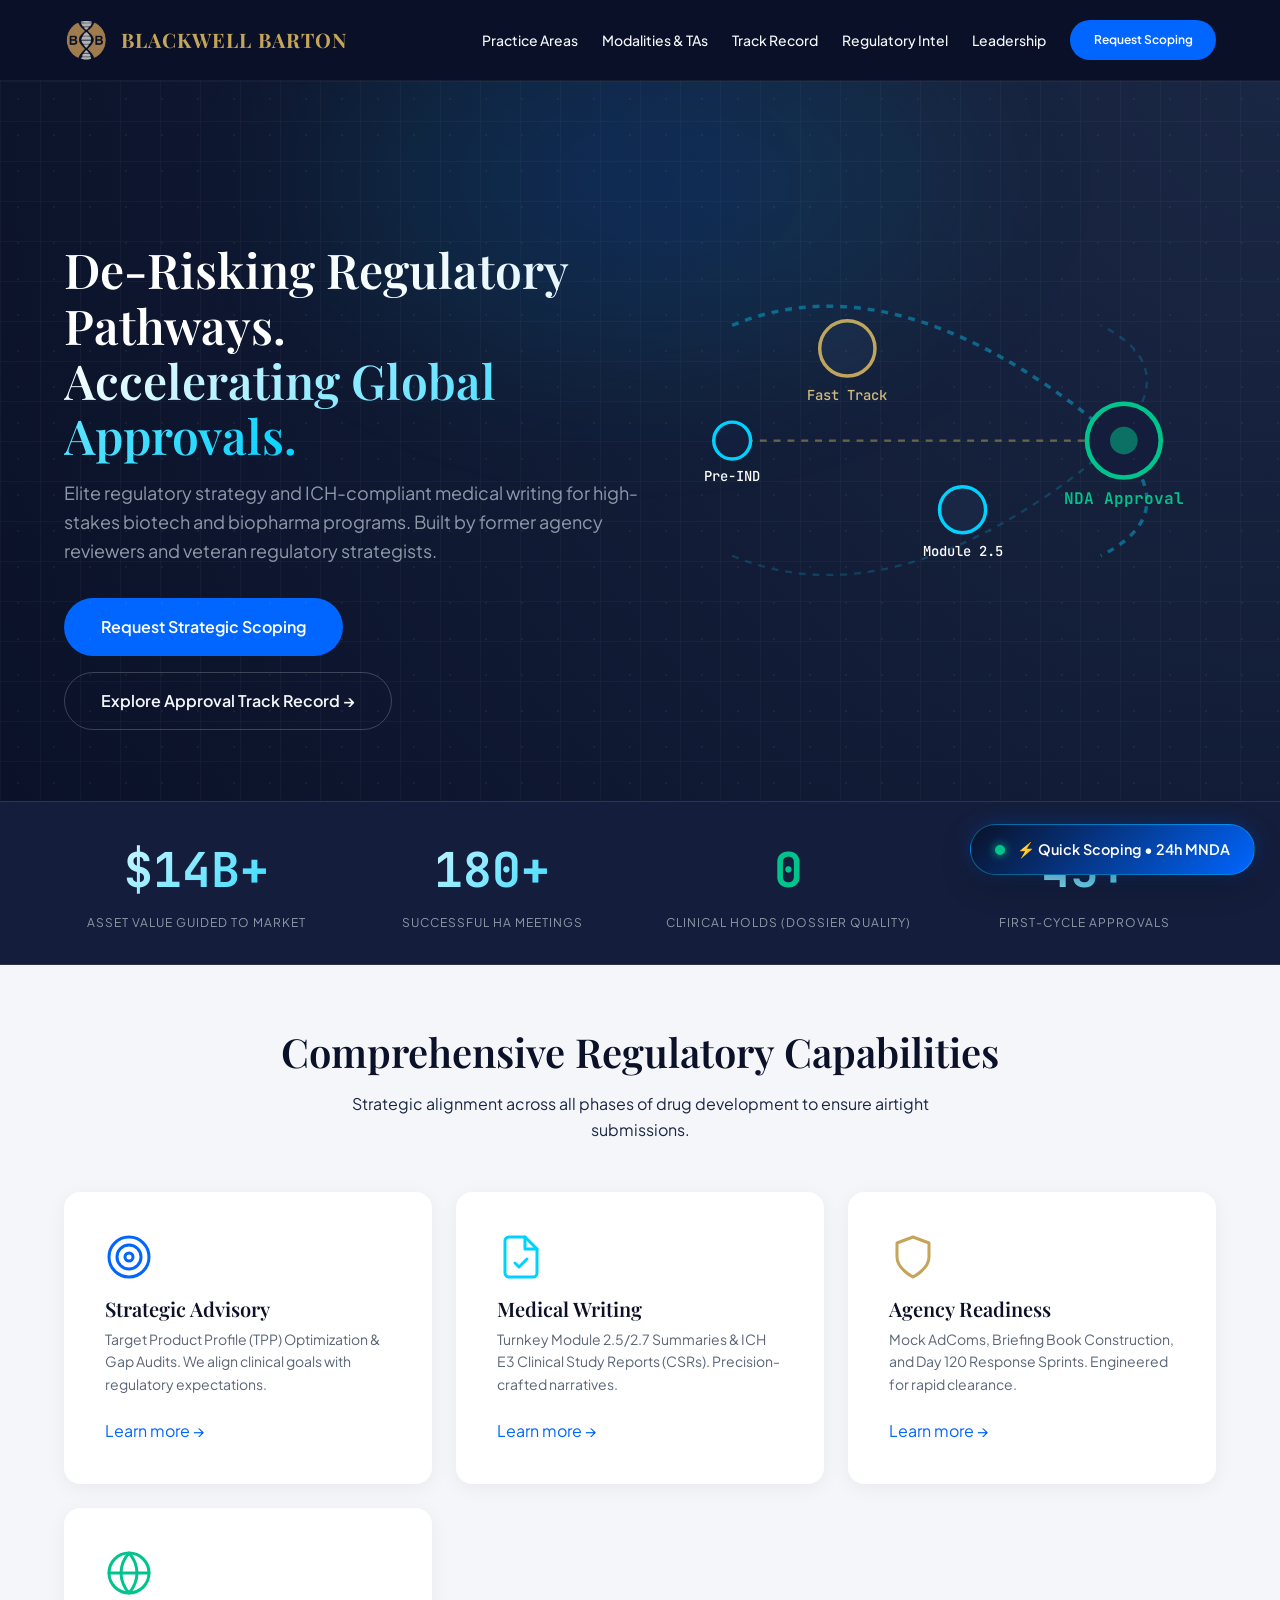
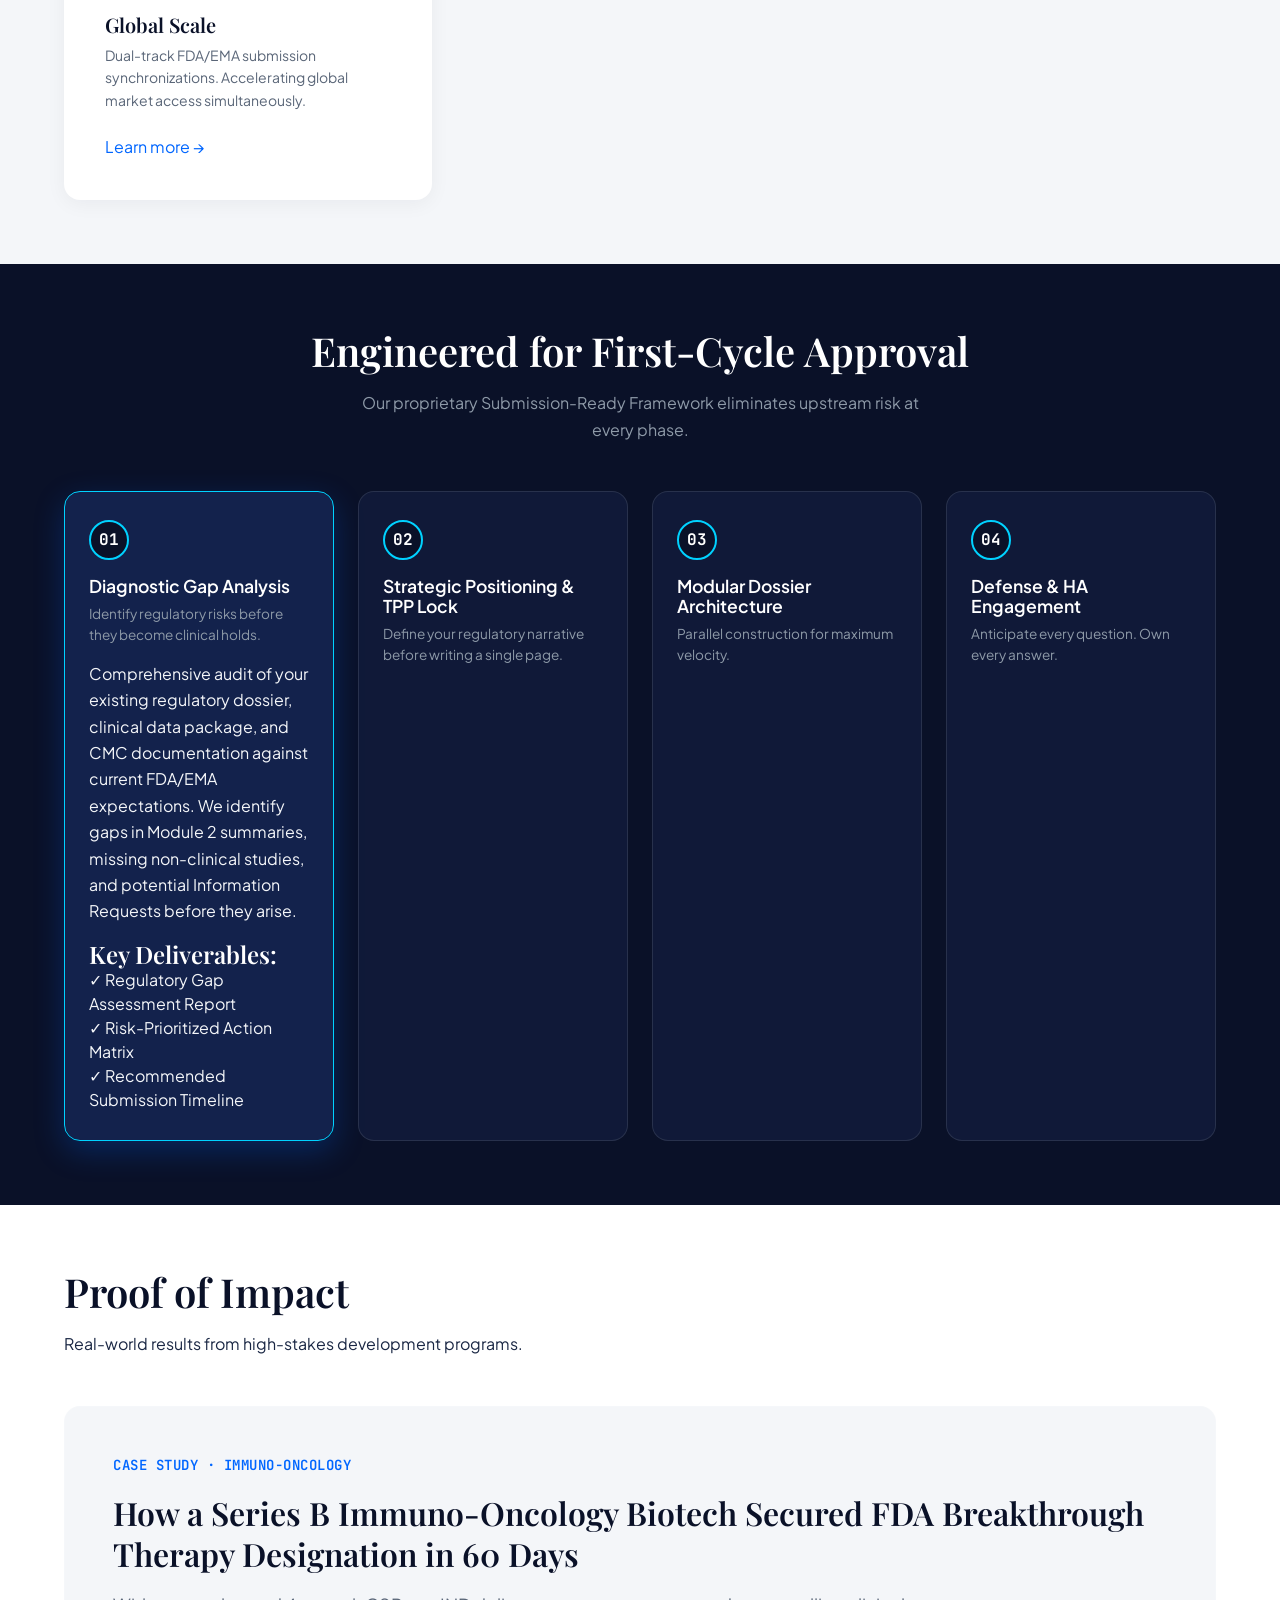
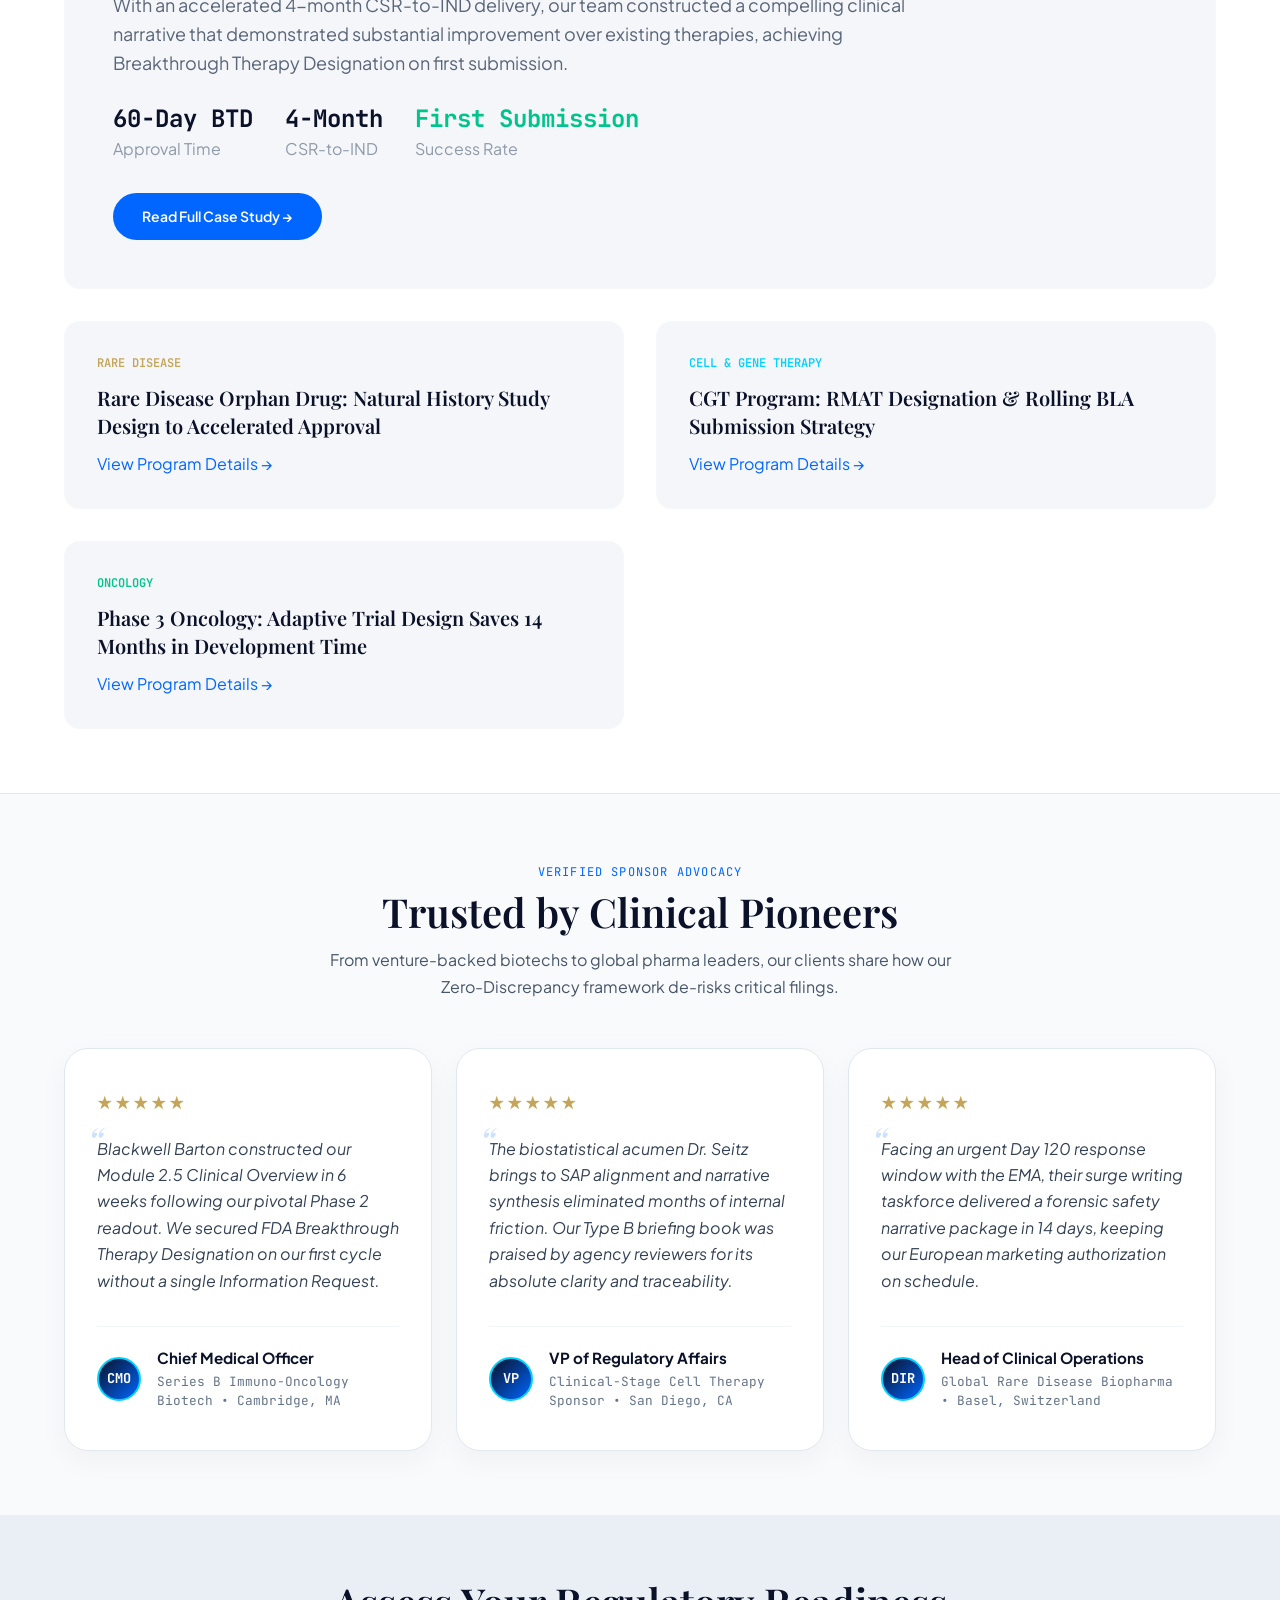
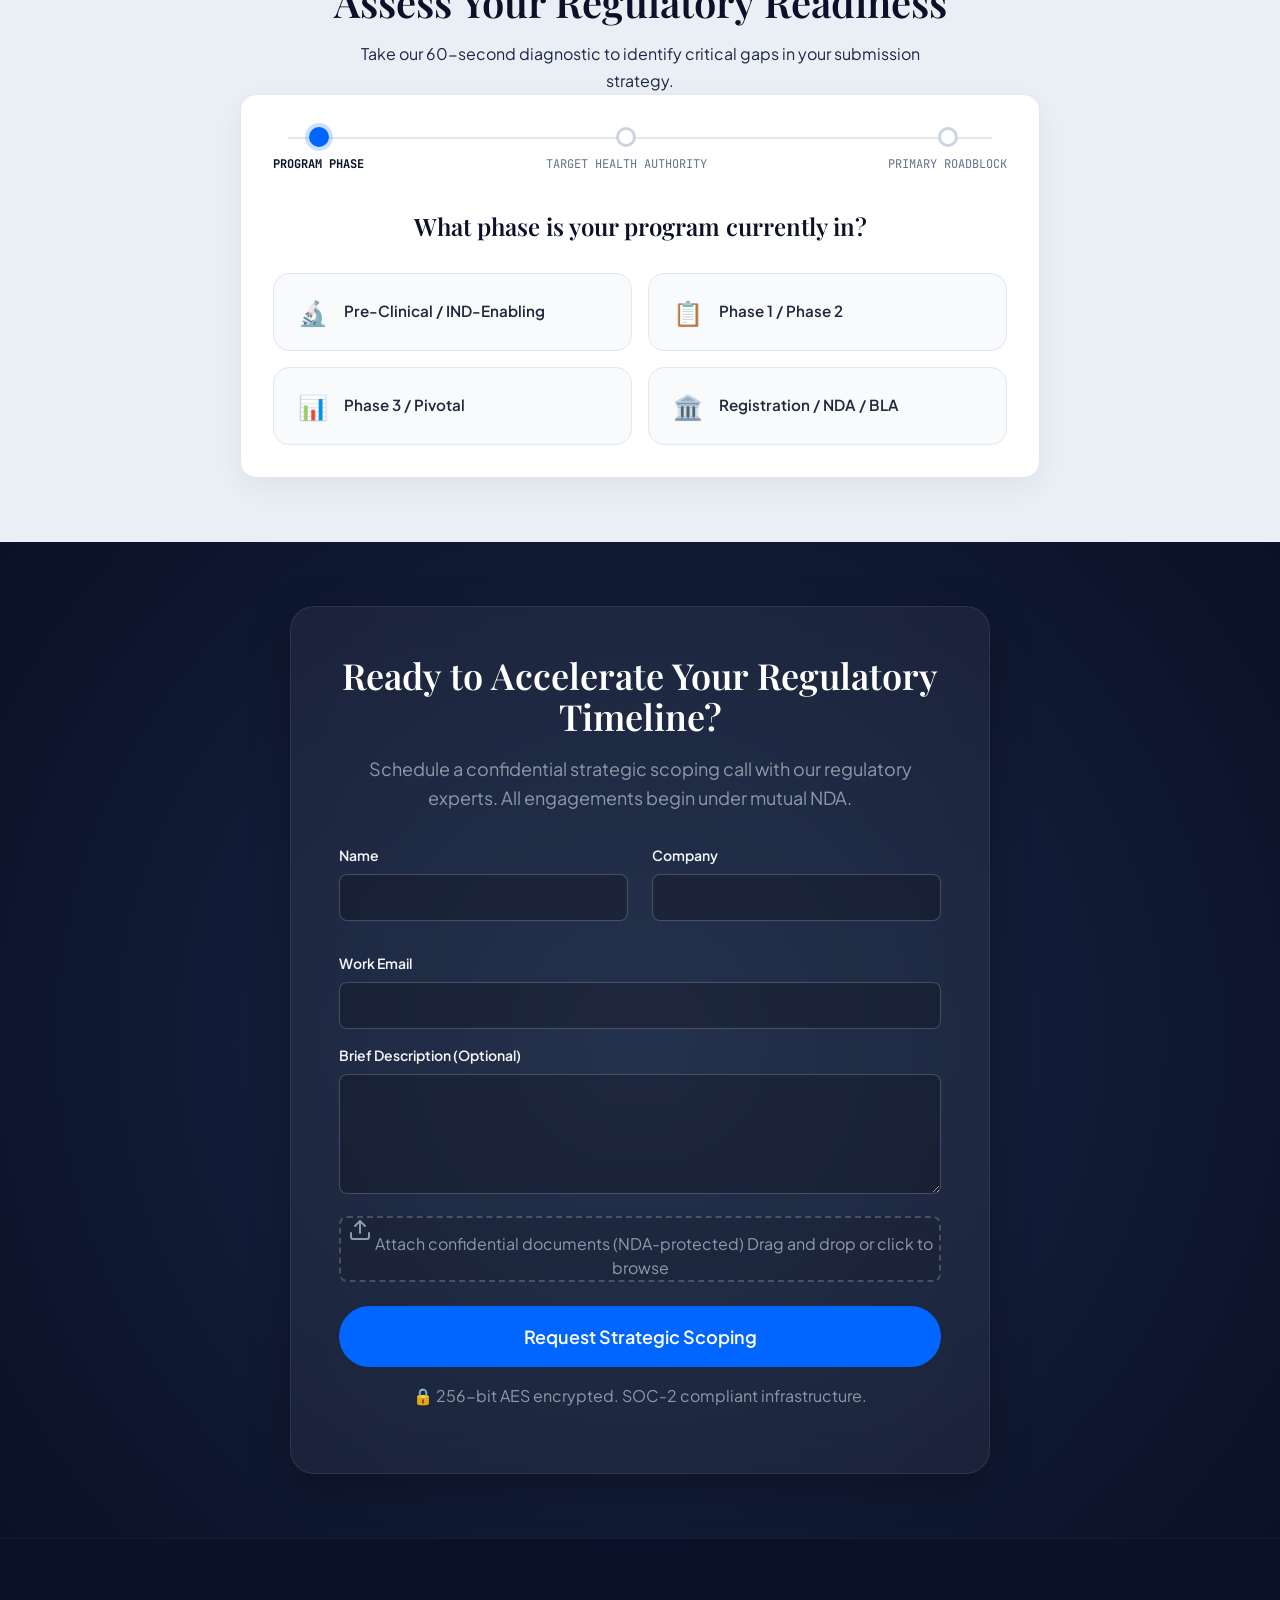
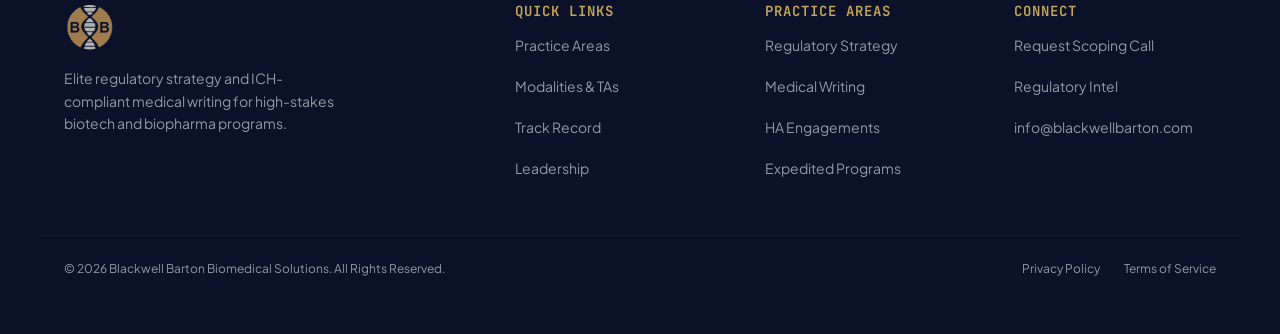
<file: index.html>
<!DOCTYPE html>
<html lang="en">
<head>
  <meta charset="UTF-8">
  <meta name="viewport" content="width=device-width, initial-scale=1.0">
  <title>Blackwell Barton | Elite Regulatory Strategy & Medical Writing</title>
  <meta name="description" content="Elite regulatory strategy and ICH-compliant medical writing for high-stakes biotech and biopharma programs. Built by former agency reviewers and veteran regulatory strategists.">
  
  <link rel="canonical" href="https://ifeelgod.github.io/blackwellbarton/">
  
  <!-- Open Graph -->
  <meta property="og:title" content="Blackwell Barton | De-Risking Regulatory Pathways">
  <meta property="og:description" content="Elite regulatory strategy and ICH-compliant medical writing for high-stakes biotech and biopharma programs.">
  <meta property="og:type" content="website">
  <meta property="og:url" content="https://ifeelgod.github.io/blackwellbarton/">
  <meta property="og:image" content="https://ifeelgod.github.io/blackwellbarton/assets/images/logo.png">
  <meta name="twitter:card" content="summary_large_image">

  <!-- Schema.org Structured Data -->
  <script type="application/ld+json">
  {
    "@context": "https://schema.org",
    "@type": ["ProfessionalService", "Organization"],
    "name": "Blackwell Barton Biomedical Solutions",
    "url": "https://ifeelgod.github.io/blackwellbarton/",
    "logo": "https://ifeelgod.github.io/blackwellbarton/assets/images/logo.png",
    "description": "Elite regulatory medical writing, CTD Module 2 synthesis, and health authority strategic advisory for biotech and biopharma programs.",
    "founder": {
      "@type": "Person",
      "name": "Dr. Shannon Seitz, PhD",
      "jobTitle": "Founder & Principal Regulatory Medical Writer"
    },
    "address": {
      "@type": "PostalAddress",
      "addressLocality": "Fort Worth-Arlington",
      "addressRegion": "TX",
      "addressCountry": "US"
    },
    "contactPoint": {
      "@type": "ContactPoint",
      "email": "info@blackwellbarton.com",
      "contactType": "customer service"
    },
    "areaServed": ["US", "EU", "JP", "Global"],
    "knowsAbout": [
      "Regulatory Medical Writing",
      "ICH E3 Clinical Study Reports",
      "Module 2.5 Clinical Overview",
      "Module 2.7 Clinical Summary",
      "FDA Type A/B/C Meeting Briefing Books",
      "Fast Track Designation",
      "Breakthrough Therapy Designation",
      "RMAT Designation"
    ]
  }
  </script>

  <!-- Google Fonts -->
  <link rel="preconnect" href="https://fonts.googleapis.com">
  <link rel="preconnect" href="https://fonts.gstatic.com" crossorigin>
  <link href="https://fonts.googleapis.com/css2?family=JetBrains+Mono:wght@400;500&family=Playfair+Display:wght@400;600;700&family=Plus+Jakarta+Sans:wght@300;400;500;600;700&display=swap" rel="stylesheet">
  
  <link rel="stylesheet" href="css/style.css">

  <style>
    /* Inline SVG animations for hero */
    @keyframes pulse-node {
      0% { transform: scale(1); opacity: 0.8; }
      50% { transform: scale(1.1); opacity: 1; filter: drop-shadow(0 0 10px var(--cyan)); }
      100% { transform: scale(1); opacity: 0.8; }
    }
    @keyframes dash-flow {
      to { stroke-dashoffset: 0; }
    }
    .hero__visual-svg .node-circle {
      transform-origin: center;
      animation: pulse-node 3s infinite ease-in-out;
    }
    .hero__visual-svg .node-circle:nth-child(2) { animation-delay: 0.5s; }
    .hero__visual-svg .node-circle:nth-child(3) { animation-delay: 1s; }
    .hero__visual-svg .node-circle:nth-child(4) { animation-delay: 1.5s; }
    .hero__visual-svg .connector-line {
      stroke-dasharray: 6;
      stroke-dashoffset: 60;
      animation: dash-flow 2s linear infinite;
    }
  </style>
</head>
<body class="theme-navy">

  <!-- 1. Navigation -->
  <nav class="nav" id="main-nav">
    <div class="nav__inner container">
      <a href="index.html" class="nav__logo">
        <img src="assets/images/logo.png" alt="" class="nav__logo-img">
        <span class="nav__logo-text">BLACKWELL BARTON</span>
      </a>
      <button class="nav__mobile-toggle" aria-label="Toggle navigation" id="nav-toggle">
        <span></span><span></span><span></span>
      </button>
      <ul class="nav__links" id="nav-links">
        <li class="nav__dropdown">
          <a href="practice-areas.html" class="nav__link">Practice Areas</a>
          <div class="nav__dropdown-content">
            <a href="practice-areas.html#strategy">Strategic Regulatory Roadmap</a>
            <a href="practice-areas.html#engagements">Health Authority Engagements</a>
            <a href="practice-areas.html#writing">Regulatory Medical Writing</a>
            <a href="practice-areas.html#expedited">Expedited Programs</a>
          </div>
        </li>
        <li><a href="therapeutic-areas.html" class="nav__link">Modalities & TAs</a></li>
        <li><a href="track-record.html" class="nav__link">Track Record</a></li>
        <li><a href="regulatory-intel.html" class="nav__link">Regulatory Intel</a></li>
        <li><a href="leadership.html" class="nav__link">Leadership</a></li>
        <li><a href="contact.html" class="nav__link nav__cta btn btn--sm btn--primary">Request Scoping</a></li>
      </ul>
    </div>
  </nav>

  <main>
    <!-- 2. Hero Section -->
    <header class="hero section--dark" style="position:relative; overflow:hidden; background: radial-gradient(circle at right top, var(--navy-mid), var(--navy));">
      <!-- Grid Background Overlay -->
      <div style="position:absolute; inset:0; background-image: linear-gradient(rgba(255,255,255,0.03) 1px, transparent 1px), linear-gradient(90deg, rgba(255,255,255,0.03) 1px, transparent 1px); background-size: 40px 40px; pointer-events:none;"></div>
      
      <div class="hero__inner container flex animate-on-scroll">
        <div class="hero__content" style="flex: 1; z-index: 2; padding-top: 10vh;">
          <h1 class="hero__title mb-4">De-Risking Regulatory Pathways.<br><span class="text-gradient">Accelerating Global Approvals.</span></h1>
          <p class="hero__subtitle mb-6" style="color: var(--silver); max-width: 600px; font-size: 1.125rem; line-height: 1.6;">
            Elite regulatory strategy and ICH-compliant medical writing for high-stakes biotech and biopharma programs. Built by former agency reviewers and veteran regulatory strategists.
          </p>
          <div class="hero__ctas flex">
            <a href="contact.html" class="btn btn--primary btn--lg">Request Strategic Scoping</a>
            <a href="track-record.html" class="btn btn--ghost btn--lg">Explore Approval Track Record &rarr;</a>
          </div>
        </div>
        
        <div class="hero__visual" style="flex: 1; display: flex; align-items: center; justify-content: center; z-index: 2; position:relative; min-height: 400px;">
          <!-- SVG Dossier Node Visualization -->
          <svg class="hero__visual-svg" viewBox="0 0 500 400" width="100%" height="100%" style="overflow: visible;">
            <!-- Connectors -->
            <path class="connector-line" d="M 80 100 Q 200 50 350 150 T 400 300" fill="none" stroke="rgba(0, 210, 255, 0.4)" stroke-width="3" />
            <path class="connector-line" d="M 80 300 Q 200 350 350 250 T 400 100" fill="none" stroke="rgba(0, 210, 255, 0.2)" stroke-width="2" />
            <path class="connector-line" d="M 80 200 L 400 200" fill="none" stroke="rgba(197, 165, 90, 0.5)" stroke-width="2" />

            <!-- Nodes & Labels -->
            <!-- Pre-IND -->
            <g transform="translate(80, 200)">
              <circle class="node-circle" cx="0" cy="0" r="16" fill="var(--navy-light)" stroke="var(--cyan)" stroke-width="3"/>
              <text x="0" y="35" fill="var(--white)" font-family="'JetBrains Mono', monospace" font-size="12" text-anchor="middle" font-weight="500">Pre-IND</text>
            </g>

            <!-- Fast Track Designation -->
            <g transform="translate(180, 120)">
              <circle class="node-circle" cx="0" cy="0" r="24" fill="var(--navy-mid)" stroke="var(--gold)" stroke-width="3"/>
              <text x="0" y="45" fill="var(--gold-light)" font-family="'JetBrains Mono', monospace" font-size="12" text-anchor="middle" font-weight="500">Fast Track</text>
            </g>

            <!-- Module 2.5 -->
            <g transform="translate(280, 260)">
              <circle class="node-circle" cx="0" cy="0" r="20" fill="var(--navy-mid)" stroke="var(--cyan)" stroke-width="3"/>
              <text x="0" y="40" fill="var(--white)" font-family="'JetBrains Mono', monospace" font-size="12" text-anchor="middle" font-weight="500">Module 2.5</text>
            </g>

            <!-- NDA Approval -->
            <g transform="translate(420, 200)">
              <circle class="node-circle" cx="0" cy="0" r="32" fill="var(--navy-light)" stroke="var(--success)" stroke-width="4"/>
              <circle cx="0" cy="0" r="12" fill="var(--success)" opacity="0.5"/>
              <text x="0" y="55" fill="var(--success)" font-family="'JetBrains Mono', monospace" font-size="14" text-anchor="middle" font-weight="600">NDA Approval</text>
            </g>
          </svg>
        </div>
      </div>
    </header>

    <!-- 3. Trust / Metrics Bar -->
    <section class="trust-bar section--navy py-6 border-y" style="border-top: 1px solid rgba(255,255,255,0.1); border-bottom: 1px solid rgba(255,255,255,0.1); background: var(--navy-light);">
      <div class="container">
        <div class="trust-bar__metrics flex" style="justify-content: space-between; flex-wrap: wrap; gap: 2rem;">
          <div class="trust-bar__metric text-center animate-on-scroll">
            <div class="trust-bar__number text-mono text-gradient count-up" data-target="14" data-prefix="$" data-suffix="B+" style="font-size: 3rem; font-weight: 700;">$0</div>
            <div class="trust-bar__label mt-2 text-sm" style="color: var(--silver); text-transform: uppercase; letter-spacing: 1px;">Asset Value Guided to Market</div>
          </div>
          <div class="trust-bar__metric text-center animate-on-scroll" data-delay="100">
            <div class="trust-bar__number text-mono text-gradient count-up" data-target="180" data-suffix="+" style="font-size: 3rem; font-weight: 700;">0</div>
            <div class="trust-bar__label mt-2 text-sm" style="color: var(--silver); text-transform: uppercase; letter-spacing: 1px;">Successful HA Meetings</div>
          </div>
          <div class="trust-bar__metric text-center animate-on-scroll" data-delay="200">
            <div class="trust-bar__number text-mono count-up" data-target="0" data-suffix="" style="font-size: 3rem; font-weight: 700; color: var(--success);">0</div>
            <div class="trust-bar__label mt-2 text-sm" style="color: var(--silver); text-transform: uppercase; letter-spacing: 1px;">Clinical Holds (Dossier Quality)</div>
          </div>
          <div class="trust-bar__metric text-center animate-on-scroll" data-delay="300">
            <div class="trust-bar__number text-mono text-gradient count-up" data-target="45" data-suffix="+" style="font-size: 3rem; font-weight: 700;">0</div>
            <div class="trust-bar__label mt-2 text-sm" style="color: var(--silver); text-transform: uppercase; letter-spacing: 1px;">First-Cycle Approvals</div>
          </div>
        </div>
      </div>
    </section>

    <!-- 4. Capability Matrix (Bento Grid) -->
    <section class="section section--light py-16" style="background: var(--slate);">
      <div class="container">
        <div class="text-center mb-12 animate-on-scroll">
          <h2 class="mb-4" style="font-family: 'Playfair Display', serif; font-size: 2.5rem; color: var(--navy);">Comprehensive Regulatory Capabilities</h2>
          <p style="color: var(--navy-mid); max-width: 600px; margin: 0 auto;">Strategic alignment across all phases of drug development to ensure airtight submissions.</p>
        </div>

        <div class="bento grid" style="display: grid; grid-template-columns: repeat(auto-fit, minmax(280px, 1fr)); gap: 1.5rem;">
          
          <!-- Panel 1: Strategy -->
          <div class="bento__panel card animate-on-scroll fade-up" style="background: var(--white); padding: 2.5rem; border-radius: 16px; box-shadow: 0 4px 20px rgba(10,17,40,0.05); transition: transform 0.3s ease;">
            <div class="bento__icon mb-6" style="color: var(--cobalt);">
              <svg width="48" height="48" viewBox="0 0 24 24" fill="none" stroke="currentColor" stroke-width="1.5" stroke-linecap="round" stroke-linejoin="round">
                <circle cx="12" cy="12" r="10"></circle>
                <circle cx="12" cy="12" r="6"></circle>
                <circle cx="12" cy="12" r="2"></circle>
              </svg>
            </div>
            <h3 class="bento__title mb-3" style="color: var(--navy);">Strategic Advisory</h3>
            <p class="bento__desc mb-6" style="color: var(--silver-light); color: #5a6678;">Target Product Profile (TPP) Optimization & Gap Audits. We align clinical goals with regulatory expectations.</p>
            <a href="practice-areas.html#strategy" class="bento__link text-sm font-semibold" style="color: var(--cobalt); text-decoration: none;">Learn more &rarr;</a>
          </div>

          <!-- Panel 2: Medical Writing -->
          <div class="bento__panel card animate-on-scroll fade-up" data-delay="100" style="background: var(--white); padding: 2.5rem; border-radius: 16px; box-shadow: 0 4px 20px rgba(10,17,40,0.05); transition: transform 0.3s ease;">
            <div class="bento__icon mb-6" style="color: var(--cyan);">
              <svg width="48" height="48" viewBox="0 0 24 24" fill="none" stroke="currentColor" stroke-width="1.5" stroke-linecap="round" stroke-linejoin="round">
                <path d="M14 2H6a2 2 0 0 0-2 2v16a2 2 0 0 0 2 2h12a2 2 0 0 0 2-2V8z"></path>
                <polyline points="14 2 14 8 20 8"></polyline>
                <path d="M9 15l2 2 4-4"></path>
              </svg>
            </div>
            <h3 class="bento__title mb-3" style="color: var(--navy);">Medical Writing</h3>
            <p class="bento__desc mb-6" style="color: #5a6678;">Turnkey Module 2.5/2.7 Summaries & ICH E3 Clinical Study Reports (CSRs). Precision-crafted narratives.</p>
            <a href="practice-areas.html#writing" class="bento__link text-sm font-semibold" style="color: var(--cobalt); text-decoration: none;">Learn more &rarr;</a>
          </div>

          <!-- Panel 3: Agency Readiness -->
          <div class="bento__panel card animate-on-scroll fade-up" data-delay="200" style="background: var(--white); padding: 2.5rem; border-radius: 16px; box-shadow: 0 4px 20px rgba(10,17,40,0.05); transition: transform 0.3s ease;">
            <div class="bento__icon mb-6" style="color: var(--gold);">
              <svg width="48" height="48" viewBox="0 0 24 24" fill="none" stroke="currentColor" stroke-width="1.5" stroke-linecap="round" stroke-linejoin="round">
                <path d="M12 22s8-4 8-10V5l-8-3-8 3v7c0 6 8 10 8 10z"></path>
              </svg>
            </div>
            <h3 class="bento__title mb-3" style="color: var(--navy);">Agency Readiness</h3>
            <p class="bento__desc mb-6" style="color: #5a6678;">Mock AdComs, Briefing Book Construction, and Day 120 Response Sprints. Engineered for rapid clearance.</p>
            <a href="practice-areas.html#engagements" class="bento__link text-sm font-semibold" style="color: var(--cobalt); text-decoration: none;">Learn more &rarr;</a>
          </div>

          <!-- Panel 4: Global Scale -->
          <div class="bento__panel card animate-on-scroll fade-up" data-delay="300" style="background: var(--white); padding: 2.5rem; border-radius: 16px; box-shadow: 0 4px 20px rgba(10,17,40,0.05); transition: transform 0.3s ease;">
            <div class="bento__icon mb-6" style="color: var(--success);">
              <svg width="48" height="48" viewBox="0 0 24 24" fill="none" stroke="currentColor" stroke-width="1.5" stroke-linecap="round" stroke-linejoin="round">
                <circle cx="12" cy="12" r="10"></circle>
                <line x1="2" y1="12" x2="22" y2="12"></line>
                <path d="M12 2a15.3 15.3 0 0 1 4 10 15.3 15.3 0 0 1-4 10 15.3 15.3 0 0 1-4-10 15.3 15.3 0 0 1 4-10z"></path>
              </svg>
            </div>
            <h3 class="bento__title mb-3" style="color: var(--navy);">Global Scale</h3>
            <p class="bento__desc mb-6" style="color: #5a6678;">Dual-track FDA/EMA submission synchronizations. Accelerating global market access simultaneously.</p>
            <a href="practice-areas.html#expedited" class="bento__link text-sm font-semibold" style="color: var(--cobalt); text-decoration: none;">Learn more &rarr;</a>
          </div>

        </div>
      </div>
    </section>

    <!-- 5. Process Visualizer -->
    <section class="section section--dark py-16" style="background: var(--navy);">
      <div class="container">
        <div class="text-center mb-12 animate-on-scroll">
          <h2 class="mb-4 text-white" style="font-family: 'Playfair Display', serif; font-size: 2.5rem;">Engineered for First-Cycle Approval</h2>
          <p style="color: var(--silver); max-width: 600px; margin: 0 auto;">Our proprietary Submission-Ready Framework eliminates upstream risk at every phase.</p>
        </div>
        <!-- pipeline.js populates this -->
        <div class="pipeline" id="pipeline" style="min-height: 200px;"></div>
      </div>
    </section>

    <!-- 6. Case Study Spotlight -->
    <section class="section section--light py-16" style="background: var(--white);">
      <div class="container">
        <div class="mb-12 animate-on-scroll">
          <h2 class="mb-4" style="font-family: 'Playfair Display', serif; font-size: 2.5rem; color: var(--navy);">Proof of Impact</h2>
          <p style="color: var(--navy-mid); max-width: 600px;">Real-world results from high-stakes development programs.</p>
        </div>

        <div class="grid" style="display: grid; grid-template-columns: 1fr 1fr; gap: 2rem;">
          
          <!-- Featured Case Study -->
          <article class="card card--case-study animate-on-scroll slide-left" style="background: var(--slate); border-radius: 16px; padding: 3rem; grid-column: 1 / -1;">
            <div class="card__tag mb-4" style="font-family: 'JetBrains Mono', monospace; font-size: 0.875rem; color: var(--cobalt); font-weight: 600; letter-spacing: 0.5px;">CASE STUDY · IMMUNO-ONCOLOGY</div>
            <h3 class="card__title mb-4" style="font-family: 'Playfair Display', serif; font-size: 2rem; color: var(--navy); line-height: 1.3;">How a Series B Immuno-Oncology Biotech Secured FDA Breakthrough Therapy Designation in 60 Days</h3>
            <p class="card__desc mb-6" style="color: #5a6678; font-size: 1.125rem; line-height: 1.6; max-width: 800px;">With an accelerated 4-month CSR-to-IND delivery, our team constructed a compelling clinical narrative that demonstrated substantial improvement over existing therapies, achieving Breakthrough Therapy Designation on first submission.</p>
            
            <div class="flex mb-8" style="gap: 2rem;">
              <div>
                <div class="text-mono" style="font-size: 1.5rem; font-weight: 700; color: var(--navy);">60-Day BTD</div>
                <div class="text-sm" style="color: var(--silver);">Approval Time</div>
              </div>
              <div>
                <div class="text-mono" style="font-size: 1.5rem; font-weight: 700; color: var(--navy);">4-Month</div>
                <div class="text-sm" style="color: var(--silver);">CSR-to-IND</div>
              </div>
              <div>
                <div class="text-mono" style="font-size: 1.5rem; font-weight: 700; color: var(--success);">First Submission</div>
                <div class="text-sm" style="color: var(--silver);">Success Rate</div>
              </div>
            </div>
            
            <a href="track-record.html" class="btn btn--primary">Read Full Case Study &rarr;</a>
          </article>

          <!-- Smaller Previews -->
          <article class="card card--case-study animate-on-scroll fade-up" style="background: var(--slate); border-radius: 16px; padding: 2rem;">
            <div class="card__tag mb-3" style="font-family: 'JetBrains Mono', monospace; font-size: 0.75rem; color: var(--gold); font-weight: 600;">RARE DISEASE</div>
            <h4 class="card__title mb-3" style="font-size: 1.25rem; color: var(--navy); line-height: 1.4;">Rare Disease Orphan Drug: Natural History Study Design to Accelerated Approval</h4>
            <a href="track-record.html" class="card__link text-sm font-semibold" style="color: var(--cobalt); text-decoration: none;">View Program Details &rarr;</a>
          </article>

          <article class="card card--case-study animate-on-scroll fade-up" data-delay="100" style="background: var(--slate); border-radius: 16px; padding: 2rem;">
            <div class="card__tag mb-3" style="font-family: 'JetBrains Mono', monospace; font-size: 0.75rem; color: var(--cyan); font-weight: 600;">CELL & GENE THERAPY</div>
            <h4 class="card__title mb-3" style="font-size: 1.25rem; color: var(--navy); line-height: 1.4;">CGT Program: RMAT Designation & Rolling BLA Submission Strategy</h4>
            <a href="track-record.html" class="card__link text-sm font-semibold" style="color: var(--cobalt); text-decoration: none;">View Program Details &rarr;</a>
          </article>

          <article class="card card--case-study animate-on-scroll fade-up" data-delay="200" style="background: var(--slate); border-radius: 16px; padding: 2rem;">
            <div class="card__tag mb-3" style="font-family: 'JetBrains Mono', monospace; font-size: 0.75rem; color: var(--success); font-weight: 600;">ONCOLOGY</div>
            <h4 class="card__title mb-3" style="font-size: 1.25rem; color: var(--navy); line-height: 1.4;">Phase 3 Oncology: Adaptive Trial Design Saves 14 Months in Development Time</h4>
            <a href="track-record.html" class="card__link text-sm font-semibold" style="color: var(--cobalt); text-decoration: none;">View Program Details &rarr;</a>
          </article>

        </div>
      </div>
    </section>

    <!-- 6.5 Executive Sponsor Testimonials -->
    <section class="section section--light py-16" style="background: #F8FAFC; border-top: 1px solid #E2E8F0;">
      <div class="container">
        <div class="text-center mb-12 animate-on-scroll">
          <span class="section__tag" style="color:var(--cobalt);">VERIFIED SPONSOR ADVOCACY</span>
          <h2 class="mb-3" style="font-family: 'Playfair Display', serif; font-size: 2.5rem; color: var(--navy);">Trusted by Clinical Pioneers</h2>
          <p style="color: #475569; max-width: 650px; margin: 0 auto;">From venture-backed biotechs to global pharma leaders, our clients share how our Zero-Discrepancy framework de-risks critical filings.</p>
        </div>

        <div class="testimonials-grid">
          <!-- Testimonial 1 -->
          <div class="testimonial-card animate-on-scroll fade-up">
            <div class="testimonial-card__stars">★★★★★</div>
            <p class="testimonial-card__quote">
              Blackwell Barton constructed our Module 2.5 Clinical Overview in 6 weeks following our pivotal Phase 2 readout. We secured FDA Breakthrough Therapy Designation on our first cycle without a single Information Request.
            </p>
            <div class="testimonial-card__author">
              <div class="testimonial-card__avatar-badge">CMO</div>
              <div>
                <div class="testimonial-card__name">Chief Medical Officer</div>
                <div class="testimonial-card__meta">Series B Immuno-Oncology Biotech &bull; Cambridge, MA</div>
              </div>
            </div>
          </div>

          <!-- Testimonial 2 -->
          <div class="testimonial-card animate-on-scroll fade-up" data-delay="100">
            <div class="testimonial-card__stars">★★★★★</div>
            <p class="testimonial-card__quote">
              The biostatistical acumen Dr. Seitz brings to SAP alignment and narrative synthesis eliminated months of internal friction. Our Type B briefing book was praised by agency reviewers for its absolute clarity and traceability.
            </p>
            <div class="testimonial-card__author">
              <div class="testimonial-card__avatar-badge">VP</div>
              <div>
                <div class="testimonial-card__name">VP of Regulatory Affairs</div>
                <div class="testimonial-card__meta">Clinical-Stage Cell Therapy Sponsor &bull; San Diego, CA</div>
              </div>
            </div>
          </div>

          <!-- Testimonial 3 -->
          <div class="testimonial-card animate-on-scroll fade-up" data-delay="200">
            <div class="testimonial-card__stars">★★★★★</div>
            <p class="testimonial-card__quote">
              Facing an urgent Day 120 response window with the EMA, their surge writing taskforce delivered a forensic safety narrative package in 14 days, keeping our European marketing authorization on schedule.
            </p>
            <div class="testimonial-card__author">
              <div class="testimonial-card__avatar-badge">DIR</div>
              <div>
                <div class="testimonial-card__name">Head of Clinical Operations</div>
                <div class="testimonial-card__meta">Global Rare Disease Biopharma &bull; Basel, Switzerland</div>
              </div>
            </div>
          </div>
        </div>
      </div>
    </section>

    <!-- 7. Regulatory Readiness Diagnostic -->
    <section class="section section--light py-16 border-y" style="background: #EAEFF5;">
      <div class="container">
        <div class="text-center mb-10 animate-on-scroll">
          <h2 class="mb-4" style="font-family: 'Playfair Display', serif; font-size: 2.5rem; color: var(--navy);">Assess Your Regulatory Readiness</h2>
          <p style="color: var(--navy-mid); max-width: 600px; margin: 0 auto;">Take our 60-second diagnostic to identify critical gaps in your submission strategy.</p>
        </div>
        
        <!-- diagnostic.js populates this -->
        <div class="diagnostic mx-auto" id="diagnostic" style="max-width: 800px; background: var(--white); border-radius: 16px; box-shadow: 0 10px 30px rgba(0,0,0,0.05); min-height: 300px; padding: 2rem;"></div>
      </div>
    </section>

    <!-- 8. Conversion Anchor -->
    <section class="section section--dark py-20" style="background: radial-gradient(circle at center, var(--navy-mid), var(--navy)); position: relative; overflow: hidden;">
      <div class="container position-relative z-10" style="position: relative; z-index: 10;">
        <div class="glass-panel mx-auto animate-on-scroll" style="max-width: 700px; backdrop-filter: blur(20px); background: rgba(255,255,255,0.05); border: 1px solid rgba(255,255,255,0.08); border-radius: 24px; padding: 3rem;">
          
          <div class="text-center mb-8">
            <h2 class="mb-4 text-white" style="font-family: 'Playfair Display', serif; font-size: 2.25rem;">Ready to Accelerate Your Regulatory Timeline?</h2>
            <p style="color: var(--silver); font-size: 1.125rem;">Schedule a confidential strategic scoping call with our regulatory experts. All engagements begin under mutual NDA.</p>
          </div>

          <form class="form" action="contact.html" method="GET">
            <div class="grid" style="display: grid; grid-template-columns: 1fr 1fr; gap: 1.5rem; mb-4">
              <div class="form__group">
                <label class="form__label block mb-2 text-sm text-white" for="name">Name</label>
                <input class="form__input w-full" type="text" id="name" name="name" required style="width: 100%; padding: 0.75rem 1rem; border-radius: 8px; border: 1px solid rgba(255,255,255,0.2); background: rgba(0,0,0,0.2); color: white;">
              </div>
              <div class="form__group">
                <label class="form__label block mb-2 text-sm text-white" for="company">Company</label>
                <input class="form__input w-full" type="text" id="company" name="company" required style="width: 100%; padding: 0.75rem 1rem; border-radius: 8px; border: 1px solid rgba(255,255,255,0.2); background: rgba(0,0,0,0.2); color: white;">
              </div>
            </div>
            
            <div class="form__group mb-4 mt-4">
              <label class="form__label block mb-2 text-sm text-white" for="email">Work Email</label>
              <input class="form__input w-full" type="email" id="email" name="email" required style="width: 100%; padding: 0.75rem 1rem; border-radius: 8px; border: 1px solid rgba(255,255,255,0.2); background: rgba(0,0,0,0.2); color: white;">
            </div>

            <div class="form__group mb-4 mt-4">
              <label class="form__label block mb-2 text-sm text-white" for="desc">Brief Description (Optional)</label>
              <textarea class="form__textarea w-full" id="desc" name="desc" rows="4" style="width: 100%; padding: 0.75rem 1rem; border-radius: 8px; border: 1px solid rgba(255,255,255,0.2); background: rgba(0,0,0,0.2); color: white; resize: vertical;"></textarea>
            </div>

            <div class="form__upload mb-6 mt-4 p-6 text-center" style="border: 2px dashed rgba(255,255,255,0.2); border-radius: 8px; background: rgba(0,0,0,0.1); cursor: pointer;">
              <svg class="mx-auto mb-2" width="24" height="24" viewBox="0 0 24 24" fill="none" stroke="var(--silver)" stroke-width="2" stroke-linecap="round" stroke-linejoin="round">
                <path d="M21 15v4a2 2 0 0 1-2 2H5a2 2 0 0 1-2-2v-4"></path>
                <polyline points="17 8 12 3 7 8"></polyline>
                <line x1="12" y1="3" x2="12" y2="15"></line>
              </svg>
              <span class="text-sm block" style="color: var(--silver);">Attach confidential documents (NDA-protected)</span>
              <span class="text-xs block mt-1" style="color: var(--silver-light); opacity: 0.7;">Drag and drop or click to browse</span>
            </div>

            <button type="submit" class="btn btn--primary w-full form__submit" style="width: 100%; padding: 1rem; font-size: 1.125rem;">Request Strategic Scoping</button>
            
            <p class="text-center mt-4 text-xs" style="color: var(--silver);"><span style="color: var(--success);">🔒</span> 256-bit AES encrypted. SOC-2 compliant infrastructure.</p>
          </form>
        </div>
      </div>
    </section>

  </main>

  <!-- 9. Footer -->
  <footer class="footer" style="background: var(--navy); border-top: 1px solid rgba(255,255,255,0.05); padding-top: 4rem;">
    <div class="footer__inner container grid" style="display: grid; grid-template-columns: 2fr 1fr 1fr 1fr; gap: 3rem; margin-bottom: 3rem;">
      <div class="footer__col">
        <img src="assets/images/logo.png" alt="Blackwell Barton" style="height:48px;margin-bottom:16px;">
        <p style="color:var(--silver);font-size: 0.875rem; max-width:280px; line-height: 1.6;">Elite regulatory strategy and ICH-compliant medical writing for high-stakes biotech and biopharma programs.</p>
      </div>
      <div class="footer__col">
        <h4 class="footer__heading mb-4 text-white" style="font-family: 'JetBrains Mono', monospace; font-size: 0.875rem; text-transform: uppercase; letter-spacing: 1px;">Quick Links</h4>
        <div style="display: flex; flex-direction: column; gap: 0.75rem;">
          <a href="practice-areas.html" class="footer__link" style="color: var(--silver); text-decoration: none; font-size: 0.875rem; transition: color 0.2s;">Practice Areas</a>
          <a href="therapeutic-areas.html" class="footer__link" style="color: var(--silver); text-decoration: none; font-size: 0.875rem; transition: color 0.2s;">Modalities & TAs</a>
          <a href="track-record.html" class="footer__link" style="color: var(--silver); text-decoration: none; font-size: 0.875rem; transition: color 0.2s;">Track Record</a>
          <a href="leadership.html" class="footer__link" style="color: var(--silver); text-decoration: none; font-size: 0.875rem; transition: color 0.2s;">Leadership</a>
        </div>
      </div>
      <div class="footer__col">
        <h4 class="footer__heading mb-4 text-white" style="font-family: 'JetBrains Mono', monospace; font-size: 0.875rem; text-transform: uppercase; letter-spacing: 1px;">Practice Areas</h4>
        <div style="display: flex; flex-direction: column; gap: 0.75rem;">
          <a href="practice-areas.html#strategy" class="footer__link" style="color: var(--silver); text-decoration: none; font-size: 0.875rem; transition: color 0.2s;">Regulatory Strategy</a>
          <a href="practice-areas.html#writing" class="footer__link" style="color: var(--silver); text-decoration: none; font-size: 0.875rem; transition: color 0.2s;">Medical Writing</a>
          <a href="practice-areas.html#engagements" class="footer__link" style="color: var(--silver); text-decoration: none; font-size: 0.875rem; transition: color 0.2s;">HA Engagements</a>
          <a href="practice-areas.html#expedited" class="footer__link" style="color: var(--silver); text-decoration: none; font-size: 0.875rem; transition: color 0.2s;">Expedited Programs</a>
        </div>
      </div>
      <div class="footer__col">
        <h4 class="footer__heading mb-4 text-white" style="font-family: 'JetBrains Mono', monospace; font-size: 0.875rem; text-transform: uppercase; letter-spacing: 1px;">Connect</h4>
        <div style="display: flex; flex-direction: column; gap: 0.75rem;">
          <a href="contact.html" class="footer__link" style="color: var(--silver); text-decoration: none; font-size: 0.875rem; transition: color 0.2s;">Request Scoping Call</a>
          <a href="regulatory-intel.html" class="footer__link" style="color: var(--silver); text-decoration: none; font-size: 0.875rem; transition: color 0.2s;">Regulatory Intel</a>
          <a href="mailto:info@blackwellbarton.com" class="footer__link" style="color: var(--silver); text-decoration: none; font-size: 0.875rem; transition: color 0.2s;">info@blackwellbarton.com</a>
        </div>
      </div>
    </div>
    <div class="footer__bottom container py-6 flex" style="border-top: 1px solid rgba(255,255,255,0.05); justify-content: space-between; align-items: center; color: var(--silver); font-size: 0.75rem;">
      <span class="footer__copyright">© <span class="current-year">2026</span> Blackwell Barton Biomedical Solutions. All Rights Reserved.</span>
      <span style="display: flex; gap: 1.5rem;">
        <a href="#" style="color: inherit; text-decoration: none;">Privacy Policy</a>
        <a href="#" style="color: inherit; text-decoration: none;">Terms of Service</a>
      </span>
    </div>
  </footer>

  <!-- Floating Quick-Scope Action Pill -->
  <a href="contact.html" class="floating-quick-scope" title="Confidential Regulatory Scoping">
    <span class="floating-quick-scope__dot"></span>
    <span>⚡ Quick Scoping &bull; 24h MNDA</span>
  </a>

  <!-- Scripts -->
  <script src="js/main.js"></script>
  <script src="js/pipeline.js"></script>
  <script src="js/diagnostic.js"></script>
</body>
</html>
</file>
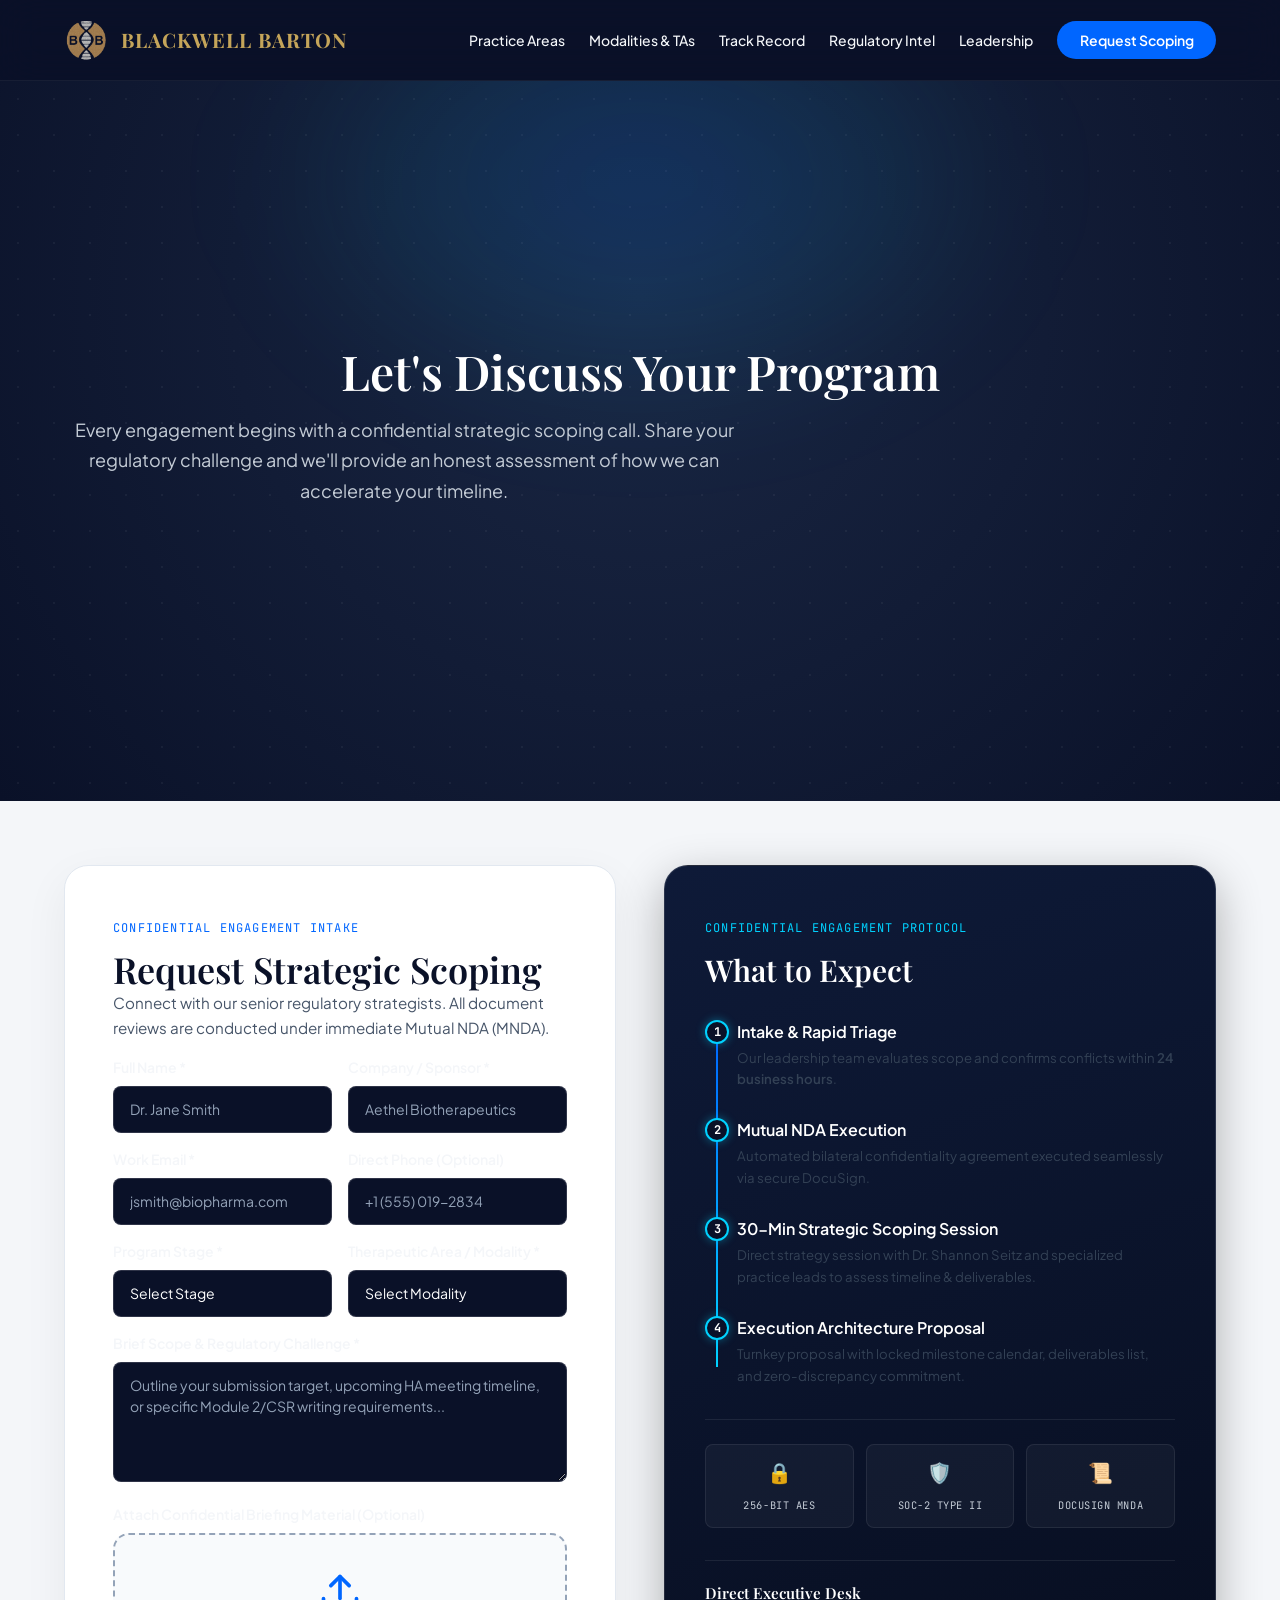
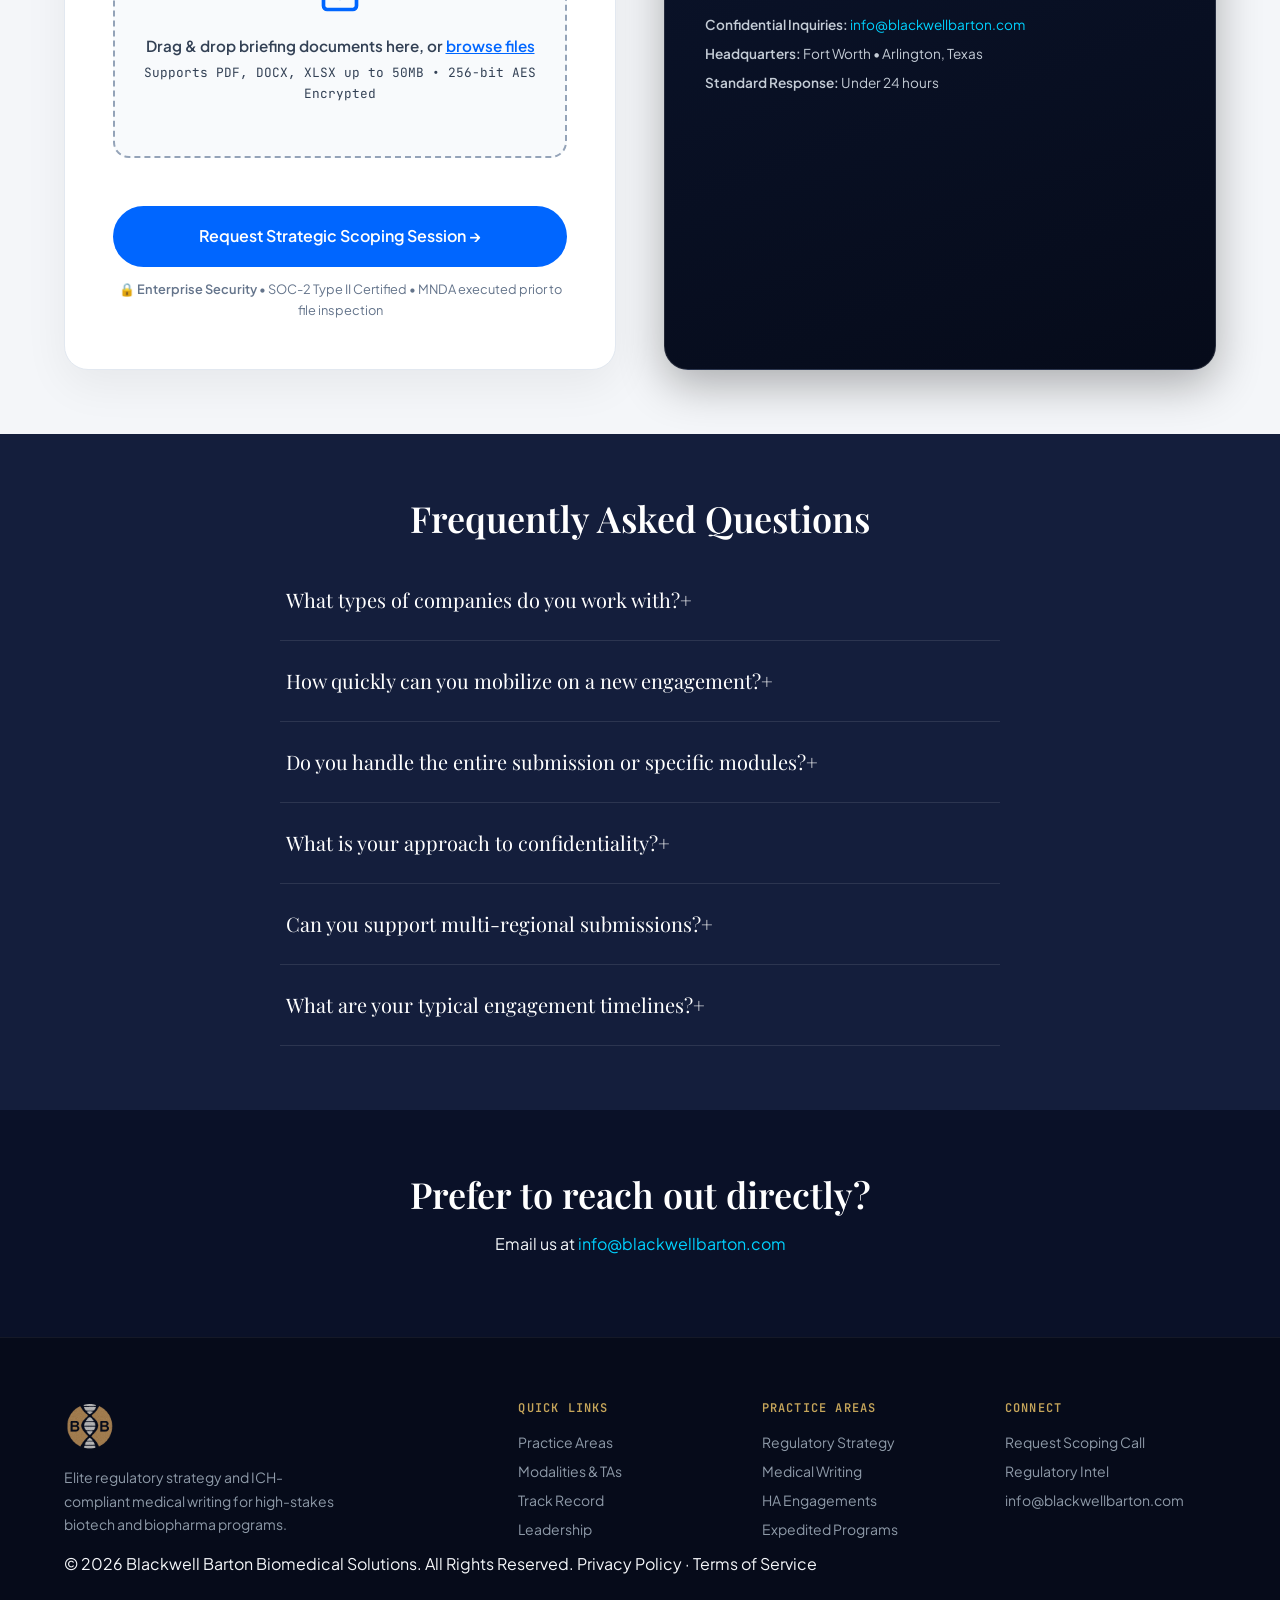
<file: contact.html>
<!DOCTYPE html>
<html lang="en">
<head>
  <meta charset="UTF-8">
  <meta name="viewport" content="width=device-width, initial-scale=1.0">
  <title>Contact — Blackwell Barton</title>
  <meta name="description" content="Request a confidential strategic scoping call. All engagements begin under mutual NDA.">
  <link rel="preconnect" href="https://fonts.googleapis.com">
  <link rel="preconnect" href="https://fonts.gstatic.com" crossorigin>
  <link href="https://fonts.googleapis.com/css2?family=JetBrains+Mono:wght@400;500&family=Playfair+Display:wght@400;600;700&family=Plus+Jakarta+Sans:wght@300;400;500;600;700&display=swap" rel="stylesheet">
  <link rel="stylesheet" href="css/style.css">
  <link rel="canonical" href="https://ifeelgod.github.io/blackwellbarton/contact.html">
  <meta property="og:title" content="Confidential Consultation & Scoping — Blackwell Barton">
  <meta property="og:description" content="Request a strategic scoping call for regulatory strategy and medical writing. Mutual NDA executed before any file review.">
  <meta property="og:url" content="https://ifeelgod.github.io/blackwellbarton/contact.html">
  <meta property="og:type" content="website">
  <meta name="twitter:card" content="summary_large_image">

  <!-- Schema.org FAQPage Structured Data -->
  <script type="application/ld+json">
  {
    "@context": "https://schema.org",
    "@type": "FAQPage",
    "mainEntity": [
      {
        "@type": "Question",
        "name": "How quickly can Blackwell Barton begin on an urgent submission?",
        "acceptedAnswer": {
          "@type": "Answer",
          "text": "We maintain surge capacity specifically for time-sensitive regulatory sprints (e.g. Day 120 response windows, expedited designation filings). We can execute a mutual NDA within 24 hours and mobilize our writing team within 3-5 business days."
        }
      },
      {
        "@type": "Question",
        "name": "What is the Zero-Discrepancy Guarantee?",
        "acceptedAnswer": {
          "@type": "Answer",
          "text": "Our Zero-Discrepancy Guarantee means that every data point in your Module 2 summary is mathematically verified against the underlying CSR and SAP before submission. If an agency Information Request (IR) identifies a mathematical inconsistency in our deliverable, we resolve it at zero cost."
        }
      },
      {
        "@type": "Question",
        "name": "Do you work with non-US sponsors targeting global health authorities?",
        "acceptedAnswer": {
          "@type": "Answer",
          "text": "Yes. More than 40% of our engagements involve dual-track FDA/EMA strategies or multi-regional submissions across PMDA (Japan), Health Canada, and the MHRA (UK)."
        }
      }
    ]
  }
  </script>
</head>
<body>
  <!-- Navigation -->
  <nav class="nav" id="main-nav">
    <div class="nav__inner container">
      <a href="index.html" class="nav__logo">
        <img src="assets/images/logo.png" alt="" class="nav__logo-img">
        <span class="nav__logo-text">BLACKWELL BARTON</span>
      </a>
      <button class="nav__mobile-toggle" aria-label="Toggle navigation" id="nav-toggle">
        <span></span><span></span><span></span>
      </button>
      <ul class="nav__links" id="nav-links">
        <li class="nav__dropdown">
          <a href="practice-areas.html" class="nav__link">Practice Areas</a>
          <div class="nav__dropdown-content">
            <a href="practice-areas.html#strategy">Strategic Regulatory Roadmap</a>
            <a href="practice-areas.html#engagements">Health Authority Engagements</a>
            <a href="practice-areas.html#writing">Regulatory Medical Writing</a>
            <a href="practice-areas.html#expedited">Expedited Programs</a>
          </div>
        </li>
        <li><a href="therapeutic-areas.html" class="nav__link">Modalities & TAs</a></li>
        <li><a href="track-record.html" class="nav__link">Track Record</a></li>
        <li><a href="regulatory-intel.html" class="nav__link">Regulatory Intel</a></li>
        <li><a href="leadership.html" class="nav__link">Leadership</a></li>
        <li><a href="contact.html" class="nav__link nav__cta">Request Scoping</a></li>
      </ul>
    </div>
  </nav>

  <!-- Hero Section -->
  <header class="hero section--navy">
    <div class="container text-center">
      <div class="hero__content animate-on-scroll fade-up">
        <h1 class="hero__title">Let's Discuss Your Program</h1>
        <p class="hero__subtitle">Every engagement begins with a confidential strategic scoping call. Share your regulatory challenge and we'll provide an honest assessment of how we can accelerate your timeline.</p>
      </div>
    </div>
  </header>

  <!-- Contact Grid -->
  <section class="section section--light">
    <div class="container">
      <div class="grid grid--2-col align-start animate-on-scroll fade-up" style="gap: 3rem;">
        
        <!-- Left: Form -->
        <div class="intake-portal">
          <div class="mb-4">
            <span class="section__tag" style="color:var(--cobalt);">CONFIDENTIAL ENGAGEMENT INTAKE</span>
            <h2 style="color:var(--navy); margin-top:0.25rem;">Request Strategic Scoping</h2>
            <p style="color:#475569; font-size:0.95rem;">Connect with our senior regulatory strategists. All document reviews are conducted under immediate Mutual NDA (MNDA).</p>
          </div>

          <form class="form" id="scoping-form">
            <div class="grid grid--2-col" style="gap: 1rem; margin-bottom: 1rem;">
              <div class="form__group" style="margin-bottom:0;">
                <label class="form__label">Full Name *</label>
                <input type="text" class="form__input" placeholder="Dr. Jane Smith" required>
              </div>
              <div class="form__group" style="margin-bottom:0;">
                <label class="form__label">Company / Sponsor *</label>
                <input type="text" class="form__input" placeholder="Aethel Biotherapeutics" required>
              </div>
            </div>

            <div class="grid grid--2-col" style="gap: 1rem; margin-bottom: 1rem;">
              <div class="form__group" style="margin-bottom:0;">
                <label class="form__label">Work Email *</label>
                <input type="email" class="form__input" placeholder="jsmith@biopharma.com" required>
              </div>
              <div class="form__group" style="margin-bottom:0;">
                <label class="form__label">Direct Phone (Optional)</label>
                <input type="tel" class="form__input" placeholder="+1 (555) 019-2834">
              </div>
            </div>

            <div class="grid grid--2-col" style="gap: 1rem; margin-bottom: 1rem;">
              <div class="form__group" style="margin-bottom:0;">
                <label class="form__label">Program Stage *</label>
                <select class="form__select" required>
                  <option value="" disabled selected>Select Stage</option>
                  <option value="pre-ind">Pre-Clinical / IND-Enabling</option>
                  <option value="phase1-2">Phase 1 / Phase 2 Clinical</option>
                  <option value="phase3">Phase 3 / Pivotal Registration</option>
                  <option value="filing">NDA / BLA / MAA Filing Phase</option>
                  <option value="post-approval">Post-Marketing / Lifecycle</option>
                </select>
              </div>
              <div class="form__group" style="margin-bottom:0;">
                <label class="form__label">Therapeutic Area / Modality *</label>
                <select class="form__select" required>
                  <option value="" disabled selected>Select Modality</option>
                  <option value="oncology">Oncology & Hematology</option>
                  <option value="cgt">Cell & Gene Therapy (CGT)</option>
                  <option value="rare">Rare Disease / Orphan</option>
                  <option value="biologics">Complex Biologics & ADCs</option>
                  <option value="cns">CNS / Neuroscience</option>
                  <option value="other">Other Therapeutic Area</option>
                </select>
              </div>
            </div>

            <div class="form__group">
              <label class="form__label">Brief Scope & Regulatory Challenge *</label>
              <textarea class="form__textarea" rows="3" placeholder="Outline your submission target, upcoming HA meeting timeline, or specific Module 2/CSR writing requirements..." required></textarea>
            </div>

            <!-- Functional Drag & Drop Upload Zone -->
            <div class="form__group">
              <label class="form__label">Attach Confidential Briefing Material (Optional)</label>
              <div class="upload-dropzone" id="dossier-dropzone">
                <input type="file" id="dossier-file-input" multiple style="display: none;" accept=".pdf,.doc,.docx,.xls,.xlsx,.zip">
                <svg class="upload-dropzone__icon" viewBox="0 0 24 24" fill="none" stroke="currentColor" stroke-width="2" stroke-linecap="round" stroke-linejoin="round">
                  <path d="M21 15v4a2 2 0 0 1-2 2H5a2 2 0 0 1-2-2v-4"></path>
                  <polyline points="17 8 12 3 7 8"></polyline>
                  <line x1="12" y1="3" x2="12" y2="15"></line>
                </svg>
                <p class="upload-dropzone__title">Drag & drop briefing documents here, or <span style="color:var(--cobalt); text-decoration:underline;">browse files</span></p>
                <p class="upload-dropzone__subtitle">Supports PDF, DOCX, XLSX up to 50MB &bull; 256-bit AES Encrypted</p>
              </div>
              <div class="file-preview-list" id="file-preview-list"></div>
            </div>

            <button type="submit" class="btn btn--primary btn--lg" style="width: 100%; margin-top: 1rem; padding: 1.1rem; font-size: 1rem;">
              Request Strategic Scoping Session &rarr;
            </button>
            <p class="text-sm mt-3 text-center" style="color:#64748B; font-size:0.8rem; margin-bottom:0;">
              🔒 <strong>Enterprise Security</strong> &bull; SOC-2 Type II Certified &bull; MNDA executed prior to file inspection
            </p>
          </form>
        </div>

        <!-- Right: What to Expect & Enterprise Security -->
        <div class="intake-sidebar">
          <span class="section__tag" style="color:var(--cyan);">CONFIDENTIAL ENGAGEMENT PROTOCOL</span>
          <h3 style="color:var(--white); margin: 0.5rem 0 1.5rem;">What to Expect</h3>

          <div class="roadmap-steps">
            <div class="roadmap-step">
              <div class="roadmap-step__marker">1</div>
              <div class="roadmap-step__title">Intake & Rapid Triage</div>
              <p class="roadmap-step__desc">Our leadership team evaluates scope and confirms conflicts within <strong>24 business hours</strong>.</p>
            </div>

            <div class="roadmap-step">
              <div class="roadmap-step__marker">2</div>
              <div class="roadmap-step__title">Mutual NDA Execution</div>
              <p class="roadmap-step__desc">Automated bilateral confidentiality agreement executed seamlessly via secure DocuSign.</p>
            </div>

            <div class="roadmap-step">
              <div class="roadmap-step__marker">3</div>
              <div class="roadmap-step__title">30-Min Strategic Scoping Session</div>
              <p class="roadmap-step__desc">Direct strategy session with Dr. Shannon Seitz and specialized practice leads to assess timeline & deliverables.</p>
            </div>

            <div class="roadmap-step">
              <div class="roadmap-step__marker">4</div>
              <div class="roadmap-step__title">Execution Architecture Proposal</div>
              <p class="roadmap-step__desc">Turnkey proposal with locked milestone calendar, deliverables list, and zero-discrepancy commitment.</p>
            </div>
          </div>

          <div class="security-badge-strip">
            <div class="security-badge">
              <span class="security-badge__icon">🔒</span>
              <span class="security-badge__label">256-Bit AES</span>
            </div>
            <div class="security-badge">
              <span class="security-badge__icon">🛡️</span>
              <span class="security-badge__label">SOC-2 Type II</span>
            </div>
            <div class="security-badge">
              <span class="security-badge__icon">📜</span>
              <span class="security-badge__label">DocuSign MNDA</span>
            </div>
          </div>

          <div style="margin-top: 2rem; padding-top: 1.5rem; border-top: 1px solid rgba(255,255,255,0.08);">
            <h4 style="color:var(--white); font-size: 0.95rem; margin-bottom: 0.75rem;">Direct Executive Desk</h4>
            <p style="color:var(--silver-light); font-size: 0.85rem; margin-bottom: 0.4rem;">
              <strong>Confidential Inquiries:</strong> <a href="mailto:info@blackwellbarton.com" style="color:var(--cyan);">info@blackwellbarton.com</a>
            </p>
            <p style="color:var(--silver-light); font-size: 0.85rem; margin-bottom: 0.4rem;">
              <strong>Headquarters:</strong> Fort Worth &bull; Arlington, Texas
            </p>
            <p style="color:var(--silver-light); font-size: 0.85rem; margin-bottom: 0;">
              <strong>Standard Response:</strong> Under 24 hours
            </p>
          </div>
        </div>

      </div>
    </div>
  </section>

  <!-- FAQ Section -->
  <section class="section section--dark">
    <div class="container container--narrow">
      <h2 class="text-center mb-5 animate-on-scroll fade-up">Frequently Asked Questions</h2>
      <div class="faq-accordion animate-on-scroll fade-up">
        
        <div class="faq-item" style="border-bottom: 1px solid rgba(255,255,255,0.1); padding: 1.5rem 0;">
          <button class="faq-toggle w-100 text-left" style="background: none; border: none; color: white; font-family: var(--font-display); font-size: 1.25rem; display: flex; justify-content: space-between; align-items: center; cursor: pointer;">
            What types of companies do you work with?
            <span class="faq-icon" style="transition: transform 0.3s;">+</span>
          </button>
          <div class="faq-content mt-3" style="display: none; color: var(--silver);">
            <p>We partner with clinical-stage biotechs, mid-size biopharma, and Fortune 100 pharmaceutical companies...</p>
          </div>
        </div>

        <div class="faq-item" style="border-bottom: 1px solid rgba(255,255,255,0.1); padding: 1.5rem 0;">
          <button class="faq-toggle w-100 text-left" style="background: none; border: none; color: white; font-family: var(--font-display); font-size: 1.25rem; display: flex; justify-content: space-between; align-items: center; cursor: pointer;">
            How quickly can you mobilize on a new engagement?
            <span class="faq-icon" style="transition: transform 0.3s;">+</span>
          </button>
          <div class="faq-content mt-3" style="display: none; color: var(--silver);">
            <p>Our modular team structure allows us to begin most engagements within 5-7 business days...</p>
          </div>
        </div>

        <div class="faq-item" style="border-bottom: 1px solid rgba(255,255,255,0.1); padding: 1.5rem 0;">
          <button class="faq-toggle w-100 text-left" style="background: none; border: none; color: white; font-family: var(--font-display); font-size: 1.25rem; display: flex; justify-content: space-between; align-items: center; cursor: pointer;">
            Do you handle the entire submission or specific modules?
            <span class="faq-icon" style="transition: transform 0.3s;">+</span>
          </button>
          <div class="faq-content mt-3" style="display: none; color: var(--silver);">
            <p>Both. We offer end-to-end submission packages as well as targeted support...</p>
          </div>
        </div>

        <div class="faq-item" style="border-bottom: 1px solid rgba(255,255,255,0.1); padding: 1.5rem 0;">
          <button class="faq-toggle w-100 text-left" style="background: none; border: none; color: white; font-family: var(--font-display); font-size: 1.25rem; display: flex; justify-content: space-between; align-items: center; cursor: pointer;">
            What is your approach to confidentiality?
            <span class="faq-icon" style="transition: transform 0.3s;">+</span>
          </button>
          <div class="faq-content mt-3" style="display: none; color: var(--silver);">
            <p>All engagements begin under mutual NDA. We maintain SOC-2 compliant infrastructure...</p>
          </div>
        </div>

        <div class="faq-item" style="border-bottom: 1px solid rgba(255,255,255,0.1); padding: 1.5rem 0;">
          <button class="faq-toggle w-100 text-left" style="background: none; border: none; color: white; font-family: var(--font-display); font-size: 1.25rem; display: flex; justify-content: space-between; align-items: center; cursor: pointer;">
            Can you support multi-regional submissions?
            <span class="faq-icon" style="transition: transform 0.3s;">+</span>
          </button>
          <div class="faq-content mt-3" style="display: none; color: var(--silver);">
            <p>Yes. We routinely manage synchronized FDA/EMA/PMDA filings...</p>
          </div>
        </div>

        <div class="faq-item" style="border-bottom: 1px solid rgba(255,255,255,0.1); padding: 1.5rem 0;">
          <button class="faq-toggle w-100 text-left" style="background: none; border: none; color: white; font-family: var(--font-display); font-size: 1.25rem; display: flex; justify-content: space-between; align-items: center; cursor: pointer;">
            What are your typical engagement timelines?
            <span class="faq-icon" style="transition: transform 0.3s;">+</span>
          </button>
          <div class="faq-content mt-3" style="display: none; color: var(--silver);">
            <p>Timelines vary by scope. A typical CSR takes 8-10 weeks with our modular framework...</p>
          </div>
        </div>
      </div>
    </div>
  </section>

  <!-- Bottom CTA -->
  <section class="section section--navy text-center">
    <div class="container animate-on-scroll fade-up">
      <h2 class="mb-4">Prefer to reach out directly?</h2>
      <p class="text-lg">Email us at <a href="mailto:info@blackwellbarton.com" style="color: var(--cyan);">info@blackwellbarton.com</a></p>
    </div>
  </section>

  <!-- Footer -->
  <footer class="footer">
    <div class="footer__inner container">
      <div class="footer__col">
        <img src="assets/images/logo.png" alt="Blackwell Barton" style="height:48px;margin-bottom:16px;">
        <p style="color:var(--silver);font-size:var(--text-sm);max-width:280px;">Elite regulatory strategy and ICH-compliant medical writing for high-stakes biotech and biopharma programs.</p>
      </div>
      <div class="footer__col">
        <h4 class="footer__heading">Quick Links</h4>
        <a href="practice-areas.html" class="footer__link">Practice Areas</a>
        <a href="therapeutic-areas.html" class="footer__link">Modalities & TAs</a>
        <a href="track-record.html" class="footer__link">Track Record</a>
        <a href="leadership.html" class="footer__link">Leadership</a>
      </div>
      <div class="footer__col">
        <h4 class="footer__heading">Practice Areas</h4>
        <a href="practice-areas.html#strategy" class="footer__link">Regulatory Strategy</a>
        <a href="practice-areas.html#writing" class="footer__link">Medical Writing</a>
        <a href="practice-areas.html#engagements" class="footer__link">HA Engagements</a>
        <a href="practice-areas.html#expedited" class="footer__link">Expedited Programs</a>
      </div>
      <div class="footer__col">
        <h4 class="footer__heading">Connect</h4>
        <a href="contact.html" class="footer__link">Request Scoping Call</a>
        <a href="regulatory-intel.html" class="footer__link">Regulatory Intel</a>
        <a href="mailto:info@blackwellbarton.com" class="footer__link">info@blackwellbarton.com</a>
      </div>
    </div>
    <div class="footer__bottom container">
      <span class="footer__copyright">© <span class="current-year">2026</span> Blackwell Barton Biomedical Solutions. All Rights Reserved.</span>
      <span>Privacy Policy · Terms of Service</span>
    </div>
  </footer>

  <script src="js/main.js"></script>
  <script>
    // Simple FAQ Accordion Logic
    document.querySelectorAll('.faq-toggle').forEach(button => {
      button.addEventListener('click', () => {
        const content = button.nextElementSibling;
        const icon = button.querySelector('.faq-icon');
        const isExpanded = content.style.display === 'block';
        
        document.querySelectorAll('.faq-content').forEach(c => c.style.display = 'none');
        document.querySelectorAll('.faq-icon').forEach(i => {
          i.textContent = '+';
          i.style.transform = 'rotate(0deg)';
        });
        
        if (!isExpanded) {
          content.style.display = 'block';
          icon.textContent = '-';
          icon.style.transform = 'rotate(180deg)';
        }
      });
    });
  </script>
</body>
</html>
</file>
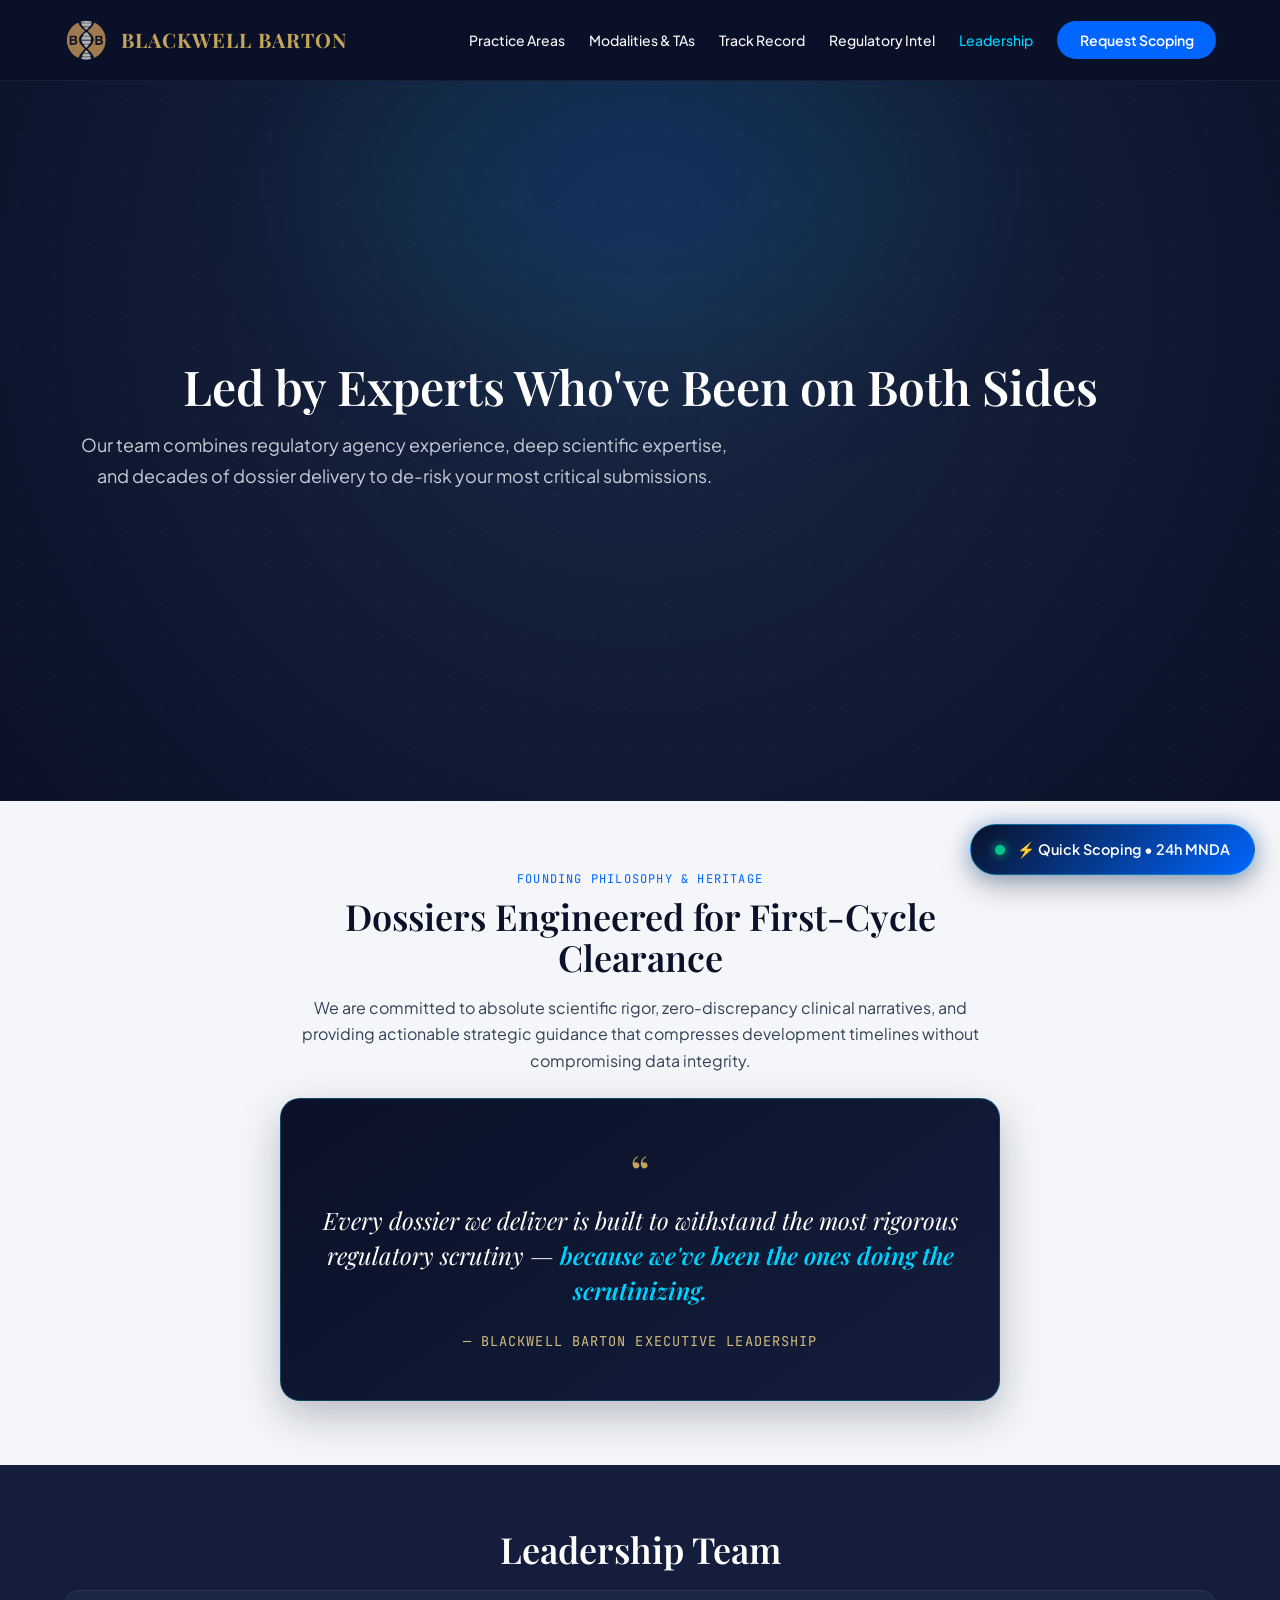
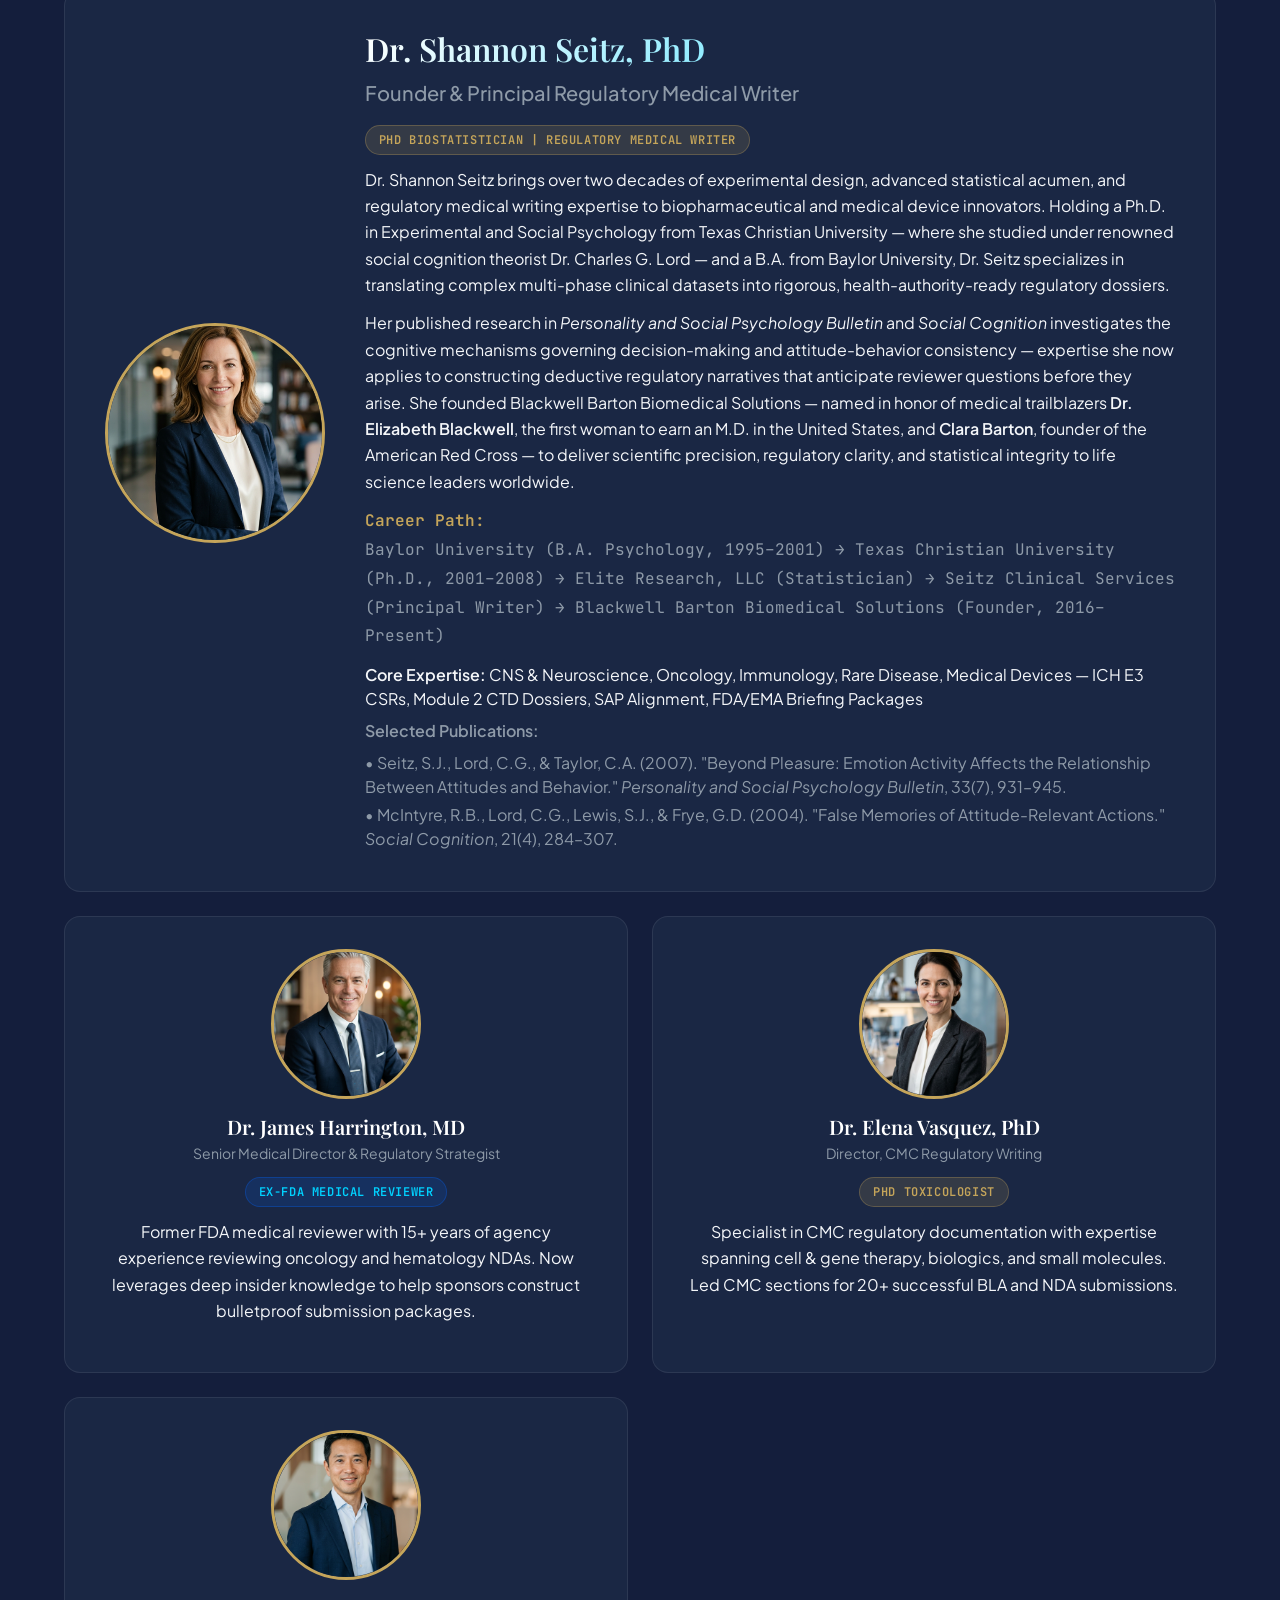
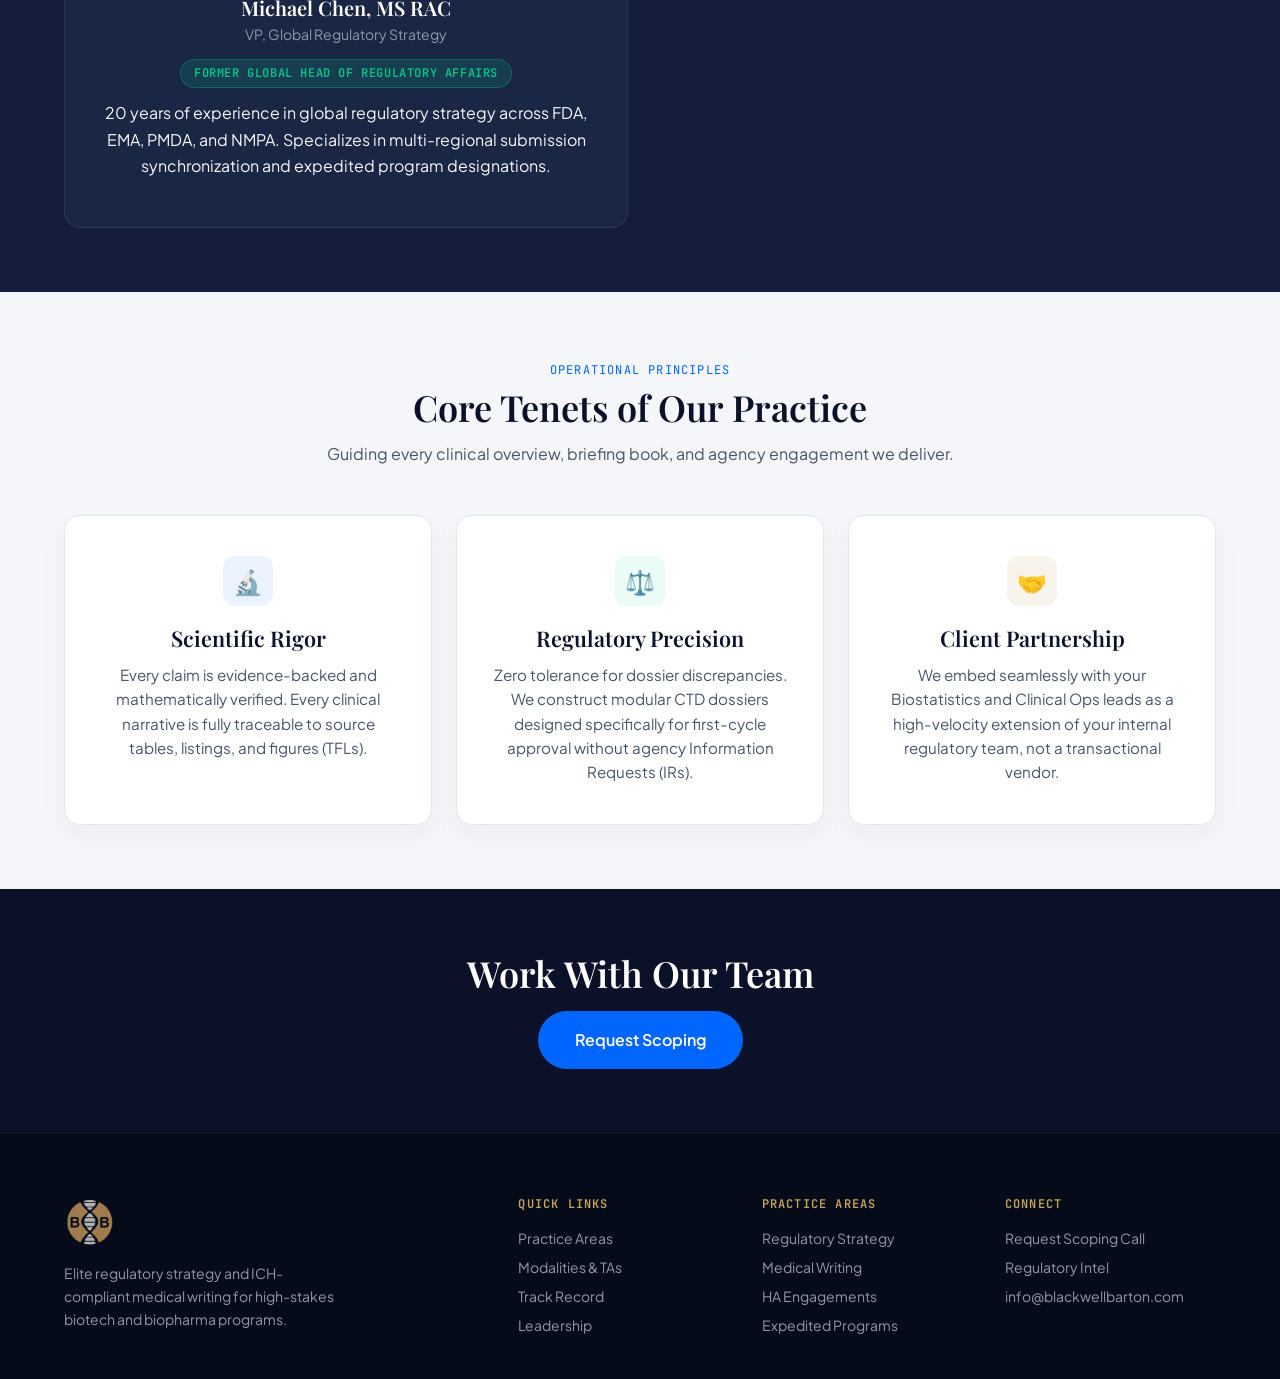
<file: leadership.html>
<!DOCTYPE html>
<html lang="en">
<head>
  <meta charset="UTF-8">
  <meta name="viewport" content="width=device-width, initial-scale=1.0">
  <title>Leadership — Blackwell Barton</title>
  <meta name="description" content="Led by Dr. Shannon Seitz and a team of regulatory strategists, former agency reviewers, and scientific writing experts.">
  <link rel="preconnect" href="https://fonts.googleapis.com">
  <link rel="preconnect" href="https://fonts.gstatic.com" crossorigin>
  <link href="https://fonts.googleapis.com/css2?family=JetBrains+Mono:wght@400;500&family=Playfair+Display:wght@400;600;700&family=Plus+Jakarta+Sans:wght@300;400;500;600;700&display=swap" rel="stylesheet">
  <link rel="stylesheet" href="css/style.css">
  <link rel="canonical" href="https://ifeelgod.github.io/blackwellbarton/leadership.html">
  <meta property="og:title" content="Leadership & Advisory Team — Blackwell Barton">
  <meta property="og:description" content="Led by Dr. Shannon Seitz, PhD. Biostatistics, ICH E3 regulatory synthesis, and agency defense advisory for high-stakes biopharma.">
  <meta property="og:url" content="https://ifeelgod.github.io/blackwellbarton/leadership.html">
  <meta property="og:type" content="profile">
  <meta name="twitter:card" content="summary_large_image">

  <!-- Schema.org JSON-LD for Organization & Person -->
  <script type="application/ld+json">
  {
    "@context": "https://schema.org",
    "@type": "Person",
    "name": "Dr. Shannon Seitz, PhD",
    "jobTitle": "Founder & Principal Regulatory Medical Writer",
    "worksFor": {
      "@type": "Organization",
      "name": "Blackwell Barton Biomedical Solutions",
      "url": "https://ifeelgod.github.io/blackwellbarton/"
    },
    "alumniOf": [
      {
        "@type": "CollegeOrUniversity",
        "name": "Texas Christian University",
        "sameAs": "https://www.tcu.edu"
      },
      {
        "@type": "CollegeOrUniversity",
        "name": "Baylor University",
        "sameAs": "https://www.baylor.edu"
      }
    ],
    "knowsAbout": [
      "Regulatory Medical Writing",
      "Biostatistics",
      "ICH E3 Clinical Study Reports",
      "Module 2 CTD Dossiers",
      "FDA Briefing Packages",
      "Experimental Design",
      "Social Cognition"
    ]
  }
  </script>
</head>
<body>
  <!-- Navigation -->
  <nav class="nav" id="main-nav">
    <div class="nav__inner container">
      <a href="index.html" class="nav__logo">
        <img src="assets/images/logo.png" alt="Blackwell Barton Logo" class="nav__logo-img">
        <span class="nav__logo-text">BLACKWELL BARTON</span>
      </a>
      <button class="nav__mobile-toggle" aria-label="Toggle navigation" id="nav-toggle">
        <span></span><span></span><span></span>
      </button>
      <ul class="nav__links" id="nav-links">
        <li class="nav__dropdown">
          <a href="practice-areas.html" class="nav__link">Practice Areas</a>
          <div class="nav__dropdown-content">
            <a href="practice-areas.html#strategy">Strategic Regulatory Roadmap</a>
            <a href="practice-areas.html#engagements">Health Authority Engagements</a>
            <a href="practice-areas.html#writing">Regulatory Medical Writing</a>
            <a href="practice-areas.html#expedited">Expedited Programs</a>
          </div>
        </li>
        <li><a href="therapeutic-areas.html" class="nav__link">Modalities & TAs</a></li>
        <li><a href="track-record.html" class="nav__link">Track Record</a></li>
        <li><a href="regulatory-intel.html" class="nav__link">Regulatory Intel</a></li>
        <li><a href="leadership.html" class="nav__link active">Leadership</a></li>
        <li><a href="contact.html" class="nav__link nav__cta">Request Scoping</a></li>
      </ul>
    </div>
  </nav>

  <!-- Hero Section -->
  <header class="hero section--navy">
    <div class="container text-center">
      <div class="hero__content animate-on-scroll fade-up">
        <h1 class="hero__title">Led by Experts Who've Been on Both Sides</h1>
        <p class="hero__subtitle">Our team combines regulatory agency experience, deep scientific expertise, and decades of dossier delivery to de-risk your most critical submissions.</p>
      </div>
    </div>
  </header>

  <!-- Mission & Philosophy Section (High Contrast & Bold Execution) -->
  <section class="section section--light text-center">
    <div class="container container--narrow animate-on-scroll fade-up">
      <span class="section__tag" style="color:var(--cobalt);">FOUNDING PHILOSOPHY & HERITAGE</span>
      <h2 class="mb-4" style="color:var(--navy);">Dossiers Engineered for First-Cycle Clearance</h2>
      <p class="text-lg mb-6" style="color:#334155; max-width:700px; margin-left:auto; margin-right:auto;">
        We are committed to absolute scientific rigor, zero-discrepancy clinical narratives, and providing actionable strategic guidance that compresses development timelines without compromising data integrity.
      </p>
      
      <div class="glass-panel mx-auto" style="background: linear-gradient(145deg, #0A1128 0%, #141E3C 100%); border: 1.5px solid rgba(0, 210, 255, 0.25); border-radius: 20px; padding: 3rem 2.5rem; max-width: 780px; box-shadow: 0 15px 40px rgba(10,17,40,0.25);">
        <div style="font-size: 3rem; line-height: 1; color: var(--gold); margin-bottom: 0.5rem; font-family: var(--font-display);">&#8220;</div>
        <blockquote style="font-family: var(--font-display); font-size: 1.5rem; line-height: 1.45; color: #FFFFFF; font-style: italic; margin-bottom: 1.5rem;">
          Every dossier we deliver is built to withstand the most rigorous regulatory scrutiny &mdash; <span style="color: var(--cyan); font-weight: 600;">because we&#39;ve been the ones doing the scrutinizing.</span>
        </blockquote>
        <div class="text-mono" style="font-size: 0.85rem; color: var(--gold-light); letter-spacing: 0.08em; text-transform: uppercase;">
          &mdash; Blackwell Barton Executive Leadership
        </div>
      </div>
    </div>
  </section>

  <!-- Team Section -->
  <section class="section section--dark">
    <div class="container">
      <h2 class="text-center mb-5 animate-on-scroll fade-up">Leadership Team</h2>
      <div class="grid grid--2-col">
        <!-- Dr. Seitz -->
        <div class="card card--profile card--profile-featured animate-on-scroll fade-up">
          <img src="assets/images/portrait-seitz.png" alt="Dr. Shannon Seitz" class="profile__portrait" style="width: 220px; height: 220px; border-radius: 50%; object-fit: cover; flex-shrink: 0;">
          <div class="profile__info">
            <h3 class="profile__name text-gradient" style="font-size: 2rem; margin-bottom: 0.5rem;">Dr. Shannon Seitz, PhD</h3>
            <p class="profile__title" style="font-size: 1.25rem; font-weight: 500; margin-bottom: 1rem;">Founder & Principal Regulatory Medical Writer</p>
            <span class="badge badge--phd text-mono mb-3" style="display: inline-block;">PhD Biostatistician | Regulatory Medical Writer</span>
            <p class="profile__bio mb-3">Dr. Shannon Seitz brings over two decades of experimental design, advanced statistical acumen, and regulatory medical writing expertise to biopharmaceutical and medical device innovators. Holding a Ph.D. in Experimental and Social Psychology from Texas Christian University — where she studied under renowned social cognition theorist Dr. Charles G. Lord — and a B.A. from Baylor University, Dr. Seitz specializes in translating complex multi-phase clinical datasets into rigorous, health-authority-ready regulatory dossiers.</p>
            <p class="profile__bio mb-3">Her published research in <em>Personality and Social Psychology Bulletin</em> and <em>Social Cognition</em> investigates the cognitive mechanisms governing decision-making and attitude-behavior consistency — expertise she now applies to constructing deductive regulatory narratives that anticipate reviewer questions before they arise. She founded Blackwell Barton Biomedical Solutions — named in honor of medical trailblazers <strong>Dr. Elizabeth Blackwell</strong>, the first woman to earn an M.D. in the United States, and <strong>Clara Barton</strong>, founder of the American Red Cross — to deliver scientific precision, regulatory clarity, and statistical integrity to life science leaders worldwide.</p>
            <div class="profile__timeline text-mono text-sm" style="color: var(--silver); line-height: 1.8;">
              <strong style="color:var(--gold);">Career Path:</strong><br>
              Baylor University (B.A. Psychology, 1995–2001) → Texas Christian University (Ph.D., 2001–2008) → Elite Research, LLC (Statistician) → Seitz Clinical Services (Principal Writer) → Blackwell Barton Biomedical Solutions (Founder, 2016–Present)
            </div>
            <div class="mt-3 text-sm">
              <strong>Core Expertise:</strong> CNS & Neuroscience, Oncology, Immunology, Rare Disease, Medical Devices — ICH E3 CSRs, Module 2 CTD Dossiers, SAP Alignment, FDA/EMA Briefing Packages
            </div>
            <div class="mt-2 text-sm" style="color: var(--silver);">
              <strong>Selected Publications:</strong>
              <ul style="list-style: none; padding: 0; margin-top: 0.5rem;">
                <li style="margin-bottom: 0.25rem;">• Seitz, S.J., Lord, C.G., & Taylor, C.A. (2007). "Beyond Pleasure: Emotion Activity Affects the Relationship Between Attitudes and Behavior." <em>Personality and Social Psychology Bulletin</em>, 33(7), 931–945.</li>
                <li>• McIntyre, R.B., Lord, C.G., Lewis, S.J., & Frye, G.D. (2004). "False Memories of Attitude-Relevant Actions." <em>Social Cognition</em>, 21(4), 284–307.</li>
              </ul>
            </div>
          </div>
        </div>

        <!-- Dr. Harrington -->
        <!-- PLACEHOLDER PROFILE - Replace with actual team member -->
        <div class="card card--profile profile animate-on-scroll fade-up">
          <div class="card__body text-center">
            <img src="assets/images/portrait-harrington.png" alt="Dr. James Harrington" class="profile__portrait mx-auto mb-3" style="width: 150px; height: 150px; border-radius: 50%; object-fit: cover;">
            <h3 class="profile__name">Dr. James Harrington, MD</h3>
            <p class="profile__title mb-2">Senior Medical Director & Regulatory Strategist</p>
            <span class="badge badge--fda text-mono mb-3" style="display: inline-block;">Ex-FDA Medical Reviewer</span>
            <p class="profile__bio text-sm">Former FDA medical reviewer with 15+ years of agency experience reviewing oncology and hematology NDAs. Now leverages deep insider knowledge to help sponsors construct bulletproof submission packages.</p>
          </div>
        </div>

        <!-- Dr. Vasquez -->
        <!-- PLACEHOLDER PROFILE - Replace with actual team member -->
        <div class="card card--profile profile animate-on-scroll fade-up" style="transition-delay: 100ms;">
          <div class="card__body text-center">
            <img src="assets/images/portrait-vasquez.png" alt="Dr. Elena Vasquez" class="profile__portrait mx-auto mb-3" style="width: 150px; height: 150px; border-radius: 50%; object-fit: cover;">
            <h3 class="profile__name">Dr. Elena Vasquez, PhD</h3>
            <p class="profile__title mb-2">Director, CMC Regulatory Writing</p>
            <span class="badge badge--phd text-mono mb-3" style="display: inline-block;">PhD Toxicologist</span>
            <p class="profile__bio text-sm">Specialist in CMC regulatory documentation with expertise spanning cell & gene therapy, biologics, and small molecules. Led CMC sections for 20+ successful BLA and NDA submissions.</p>
          </div>
        </div>

        <!-- Michael Chen -->
        <!-- PLACEHOLDER PROFILE - Replace with actual team member -->
        <div class="card card--profile profile animate-on-scroll fade-up" style="transition-delay: 200ms;">
          <div class="card__body text-center">
            <img src="assets/images/portrait-chen.png" alt="Michael Chen" class="profile__portrait mx-auto mb-3" style="width: 150px; height: 150px; border-radius: 50%; object-fit: cover;">
            <h3 class="profile__name">Michael Chen, MS RAC</h3>
            <p class="profile__title mb-2">VP, Global Regulatory Strategy</p>
            <span class="badge badge--regulatory text-mono mb-3" style="display: inline-block;">Former Global Head of Regulatory Affairs</span>
            <p class="profile__bio text-sm">20 years of experience in global regulatory strategy across FDA, EMA, PMDA, and NMPA. Specializes in multi-regional submission synchronization and expedited program designations.</p>
          </div>
        </div>
      </div>
    </div>
  </section>

  <!-- Values Section (High Contrast & Sharp Typography) -->
  <section class="section section--light">
    <div class="container">
      <div class="section__header text-center animate-on-scroll fade-up">
        <span class="section__tag" style="color:var(--cobalt);">OPERATIONAL PRINCIPLES</span>
        <h2 style="color:var(--navy); margin-bottom: 0.75rem;">Core Tenets of Our Practice</h2>
        <p style="color:#475569;">Guiding every clinical overview, briefing book, and agency engagement we deliver.</p>
      </div>

      <div class="grid grid--3-col text-center">
        <!-- Value 1 -->
        <div class="glass-panel--light p-5 animate-on-scroll fade-up" style="padding: 2.5rem 2rem; border-radius: 16px; border: 1.5px solid #E2E8F0; box-shadow: 0 10px 30px rgba(0,0,0,0.04);">
          <div style="width: 50px; height: 50px; border-radius: 12px; background: rgba(0, 102, 255, 0.08); color: var(--cobalt); display: flex; align-items: center; justify-content: center; margin: 0 auto 1.25rem; font-size: 1.5rem;">🔬</div>
          <h3 style="color: var(--navy); font-size: 1.35rem; margin-bottom: 0.75rem;">Scientific Rigor</h3>
          <p style="color: #475569; font-size: 0.95rem; line-height: 1.6; margin-bottom: 0;">Every claim is evidence-backed and mathematically verified. Every clinical narrative is fully traceable to source tables, listings, and figures (TFLs).</p>
        </div>

        <!-- Value 2 -->
        <div class="glass-panel--light p-5 animate-on-scroll fade-up" data-delay="100" style="padding: 2.5rem 2rem; border-radius: 16px; border: 1.5px solid #E2E8F0; box-shadow: 0 10px 30px rgba(0,0,0,0.04);">
          <div style="width: 50px; height: 50px; border-radius: 12px; background: rgba(0, 196, 140, 0.08); color: var(--success); display: flex; align-items: center; justify-content: center; margin: 0 auto 1.25rem; font-size: 1.5rem;">⚖️</div>
          <h3 style="color: var(--navy); font-size: 1.35rem; margin-bottom: 0.75rem;">Regulatory Precision</h3>
          <p style="color: #475569; font-size: 0.95rem; line-height: 1.6; margin-bottom: 0;">Zero tolerance for dossier discrepancies. We construct modular CTD dossiers designed specifically for first-cycle approval without agency Information Requests (IRs).</p>
        </div>

        <!-- Value 3 -->
        <div class="glass-panel--light p-5 animate-on-scroll fade-up" data-delay="200" style="padding: 2.5rem 2rem; border-radius: 16px; border: 1.5px solid #E2E8F0; box-shadow: 0 10px 30px rgba(0,0,0,0.04);">
          <div style="width: 50px; height: 50px; border-radius: 12px; background: rgba(197, 165, 90, 0.12); color: var(--gold); display: flex; align-items: center; justify-content: center; margin: 0 auto 1.25rem; font-size: 1.5rem;">🤝</div>
          <h3 style="color: var(--navy); font-size: 1.35rem; margin-bottom: 0.75rem;">Client Partnership</h3>
          <p style="color: #475569; font-size: 0.95rem; line-height: 1.6; margin-bottom: 0;">We embed seamlessly with your Biostatistics and Clinical Ops leads as a high-velocity extension of your internal regulatory team, not a transactional vendor.</p>
        </div>
      </div>
    </div>
  </section>

  <!-- Bottom CTA -->
  <section class="section section--navy text-center">
    <div class="container animate-on-scroll fade-up">
      <h2 class="mb-4">Work With Our Team</h2>
      <a href="contact.html" class="btn btn--primary btn--lg">Request Scoping</a>
    </div>
  </section>

  <!-- Footer -->
  <footer class="footer">
    <div class="footer__inner container">
      <div class="footer__col">
        <img src="assets/images/logo.png" alt="Blackwell Barton" style="height:48px;margin-bottom:16px;">
        <p style="color:var(--silver);font-size:var(--text-sm);max-width:280px;">Elite regulatory strategy and ICH-compliant medical writing for high-stakes biotech and biopharma programs.</p>
      </div>
      <div class="footer__col">
        <h4 class="footer__heading">Quick Links</h4>
        <a href="practice-areas.html" class="footer__link">Practice Areas</a>
        <a href="therapeutic-areas.html" class="footer__link">Modalities & TAs</a>
        <a href="track-record.html" class="footer__link">Track Record</a>
        <a href="leadership.html" class="footer__link">Leadership</a>
      </div>
      <div class="footer__col">
        <h4 class="footer__heading">Practice Areas</h4>
        <a href="practice-areas.html#strategy" class="footer__link">Regulatory Strategy</a>
        <a href="practice-areas.html#writing" class="footer__link">Medical Writing</a>
        <a href="practice-areas.html#engagements" class="footer__link">HA Engagements</a>
        <a href="practice-areas.html#expedited" class="footer__link">Expedited Programs</a>
      </div>
      <div class="footer__col">
        <h4 class="footer__heading">Connect</h4>
        <a href="contact.html" class="footer__link">Request Scoping Call</a>
        <a href="regulatory-intel.html" class="footer__link">Regulatory Intel</a>
        <a href="mailto:info@blackwellbarton.com" class="footer__link">info@blackwellbarton.com</a>
      </div>
    </div>
    <div class="footer__bottom container">
    </div>
  </footer>

  <!-- Floating Quick-Scope Action Pill -->
  <a href="contact.html" class="floating-quick-scope" title="Confidential Regulatory Scoping">
    <span class="floating-quick-scope__dot"></span>
    <span>⚡ Quick Scoping &bull; 24h MNDA</span>
  </a>

  <script src="js/main.js"></script>
</body>
</html>
</file>
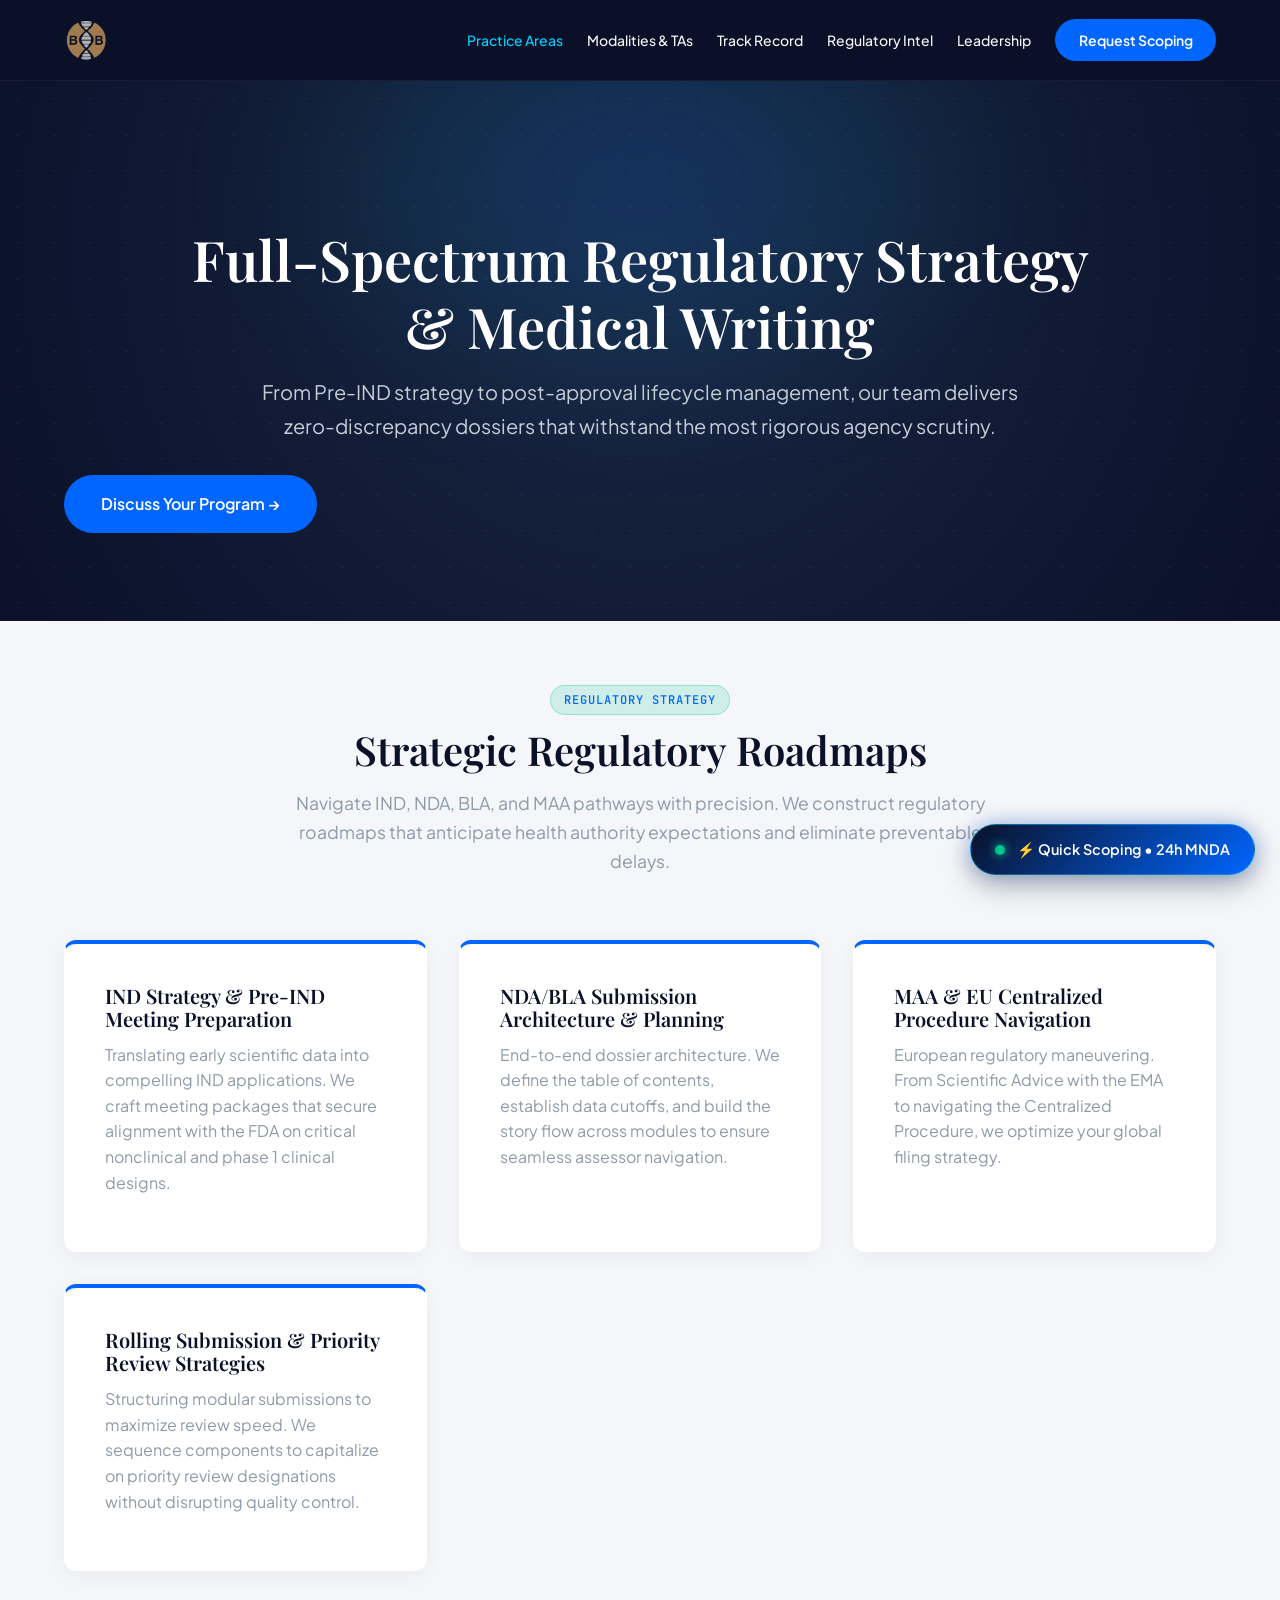
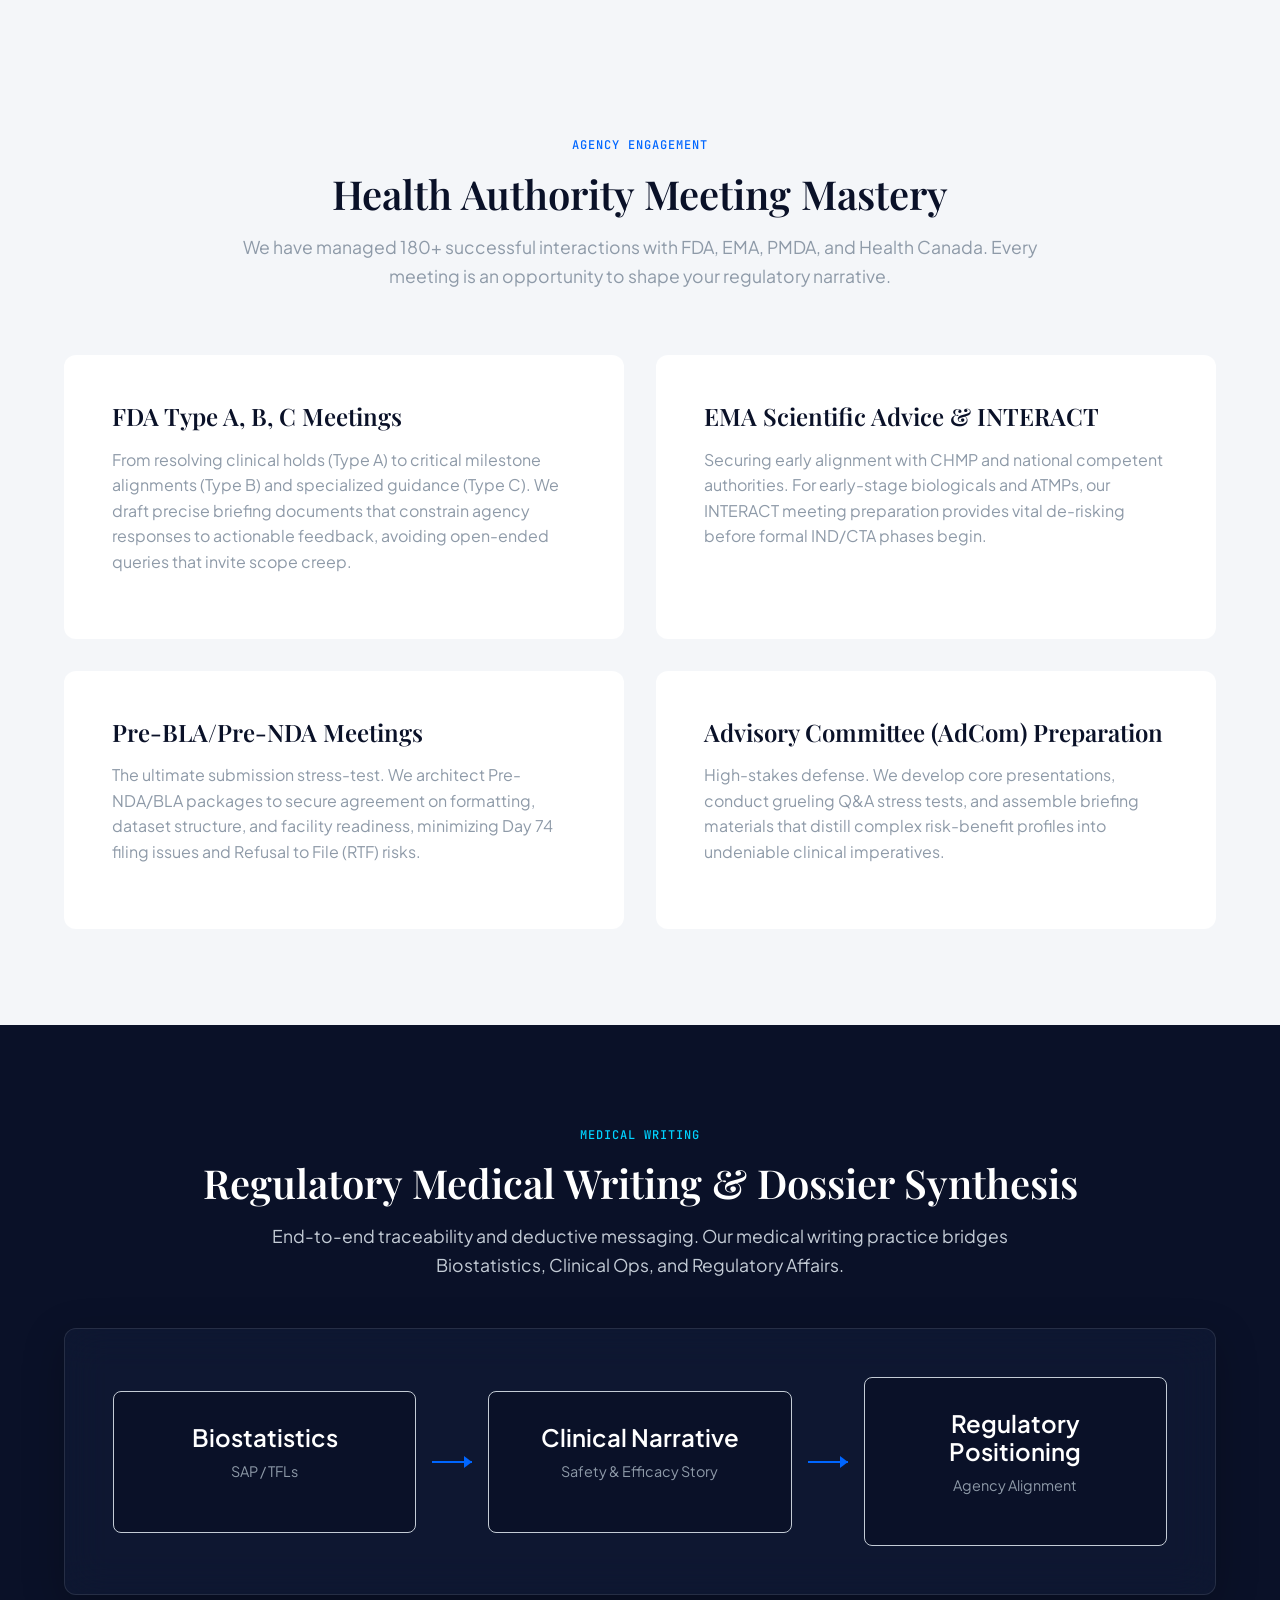
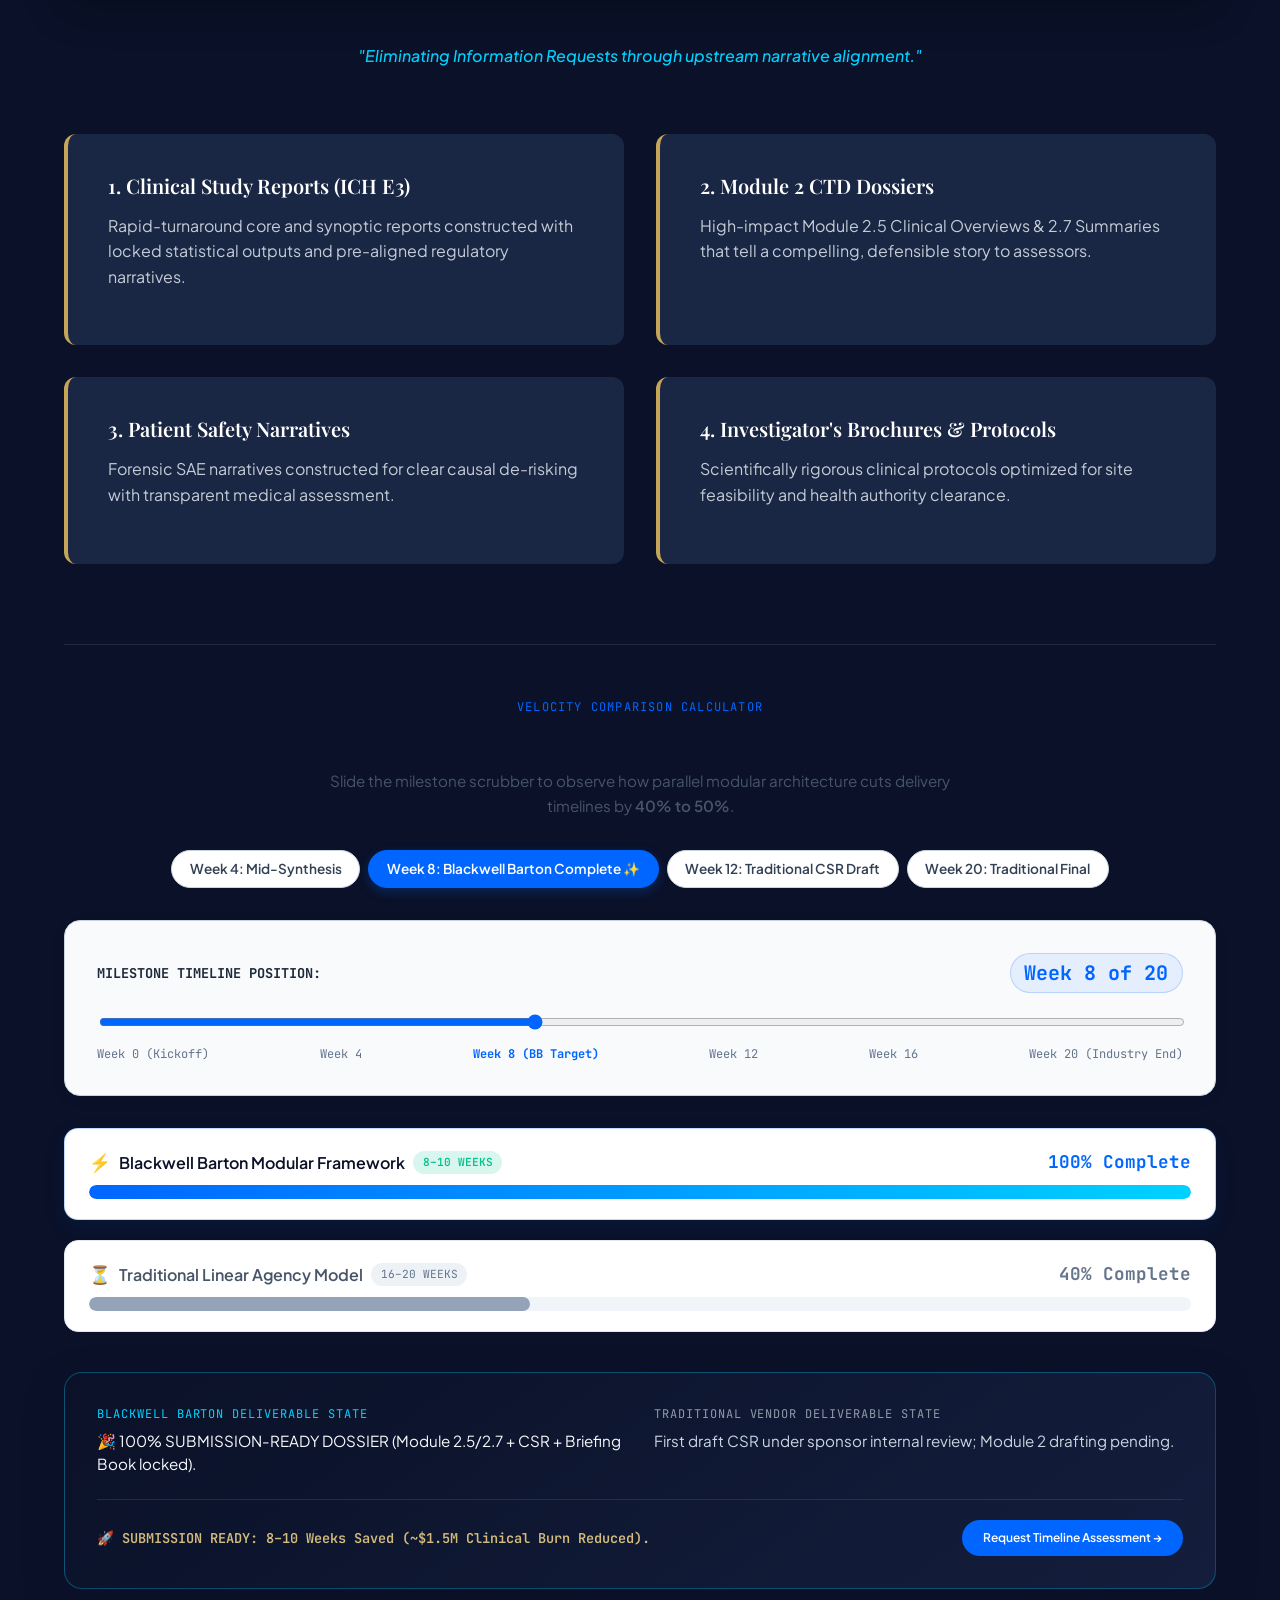
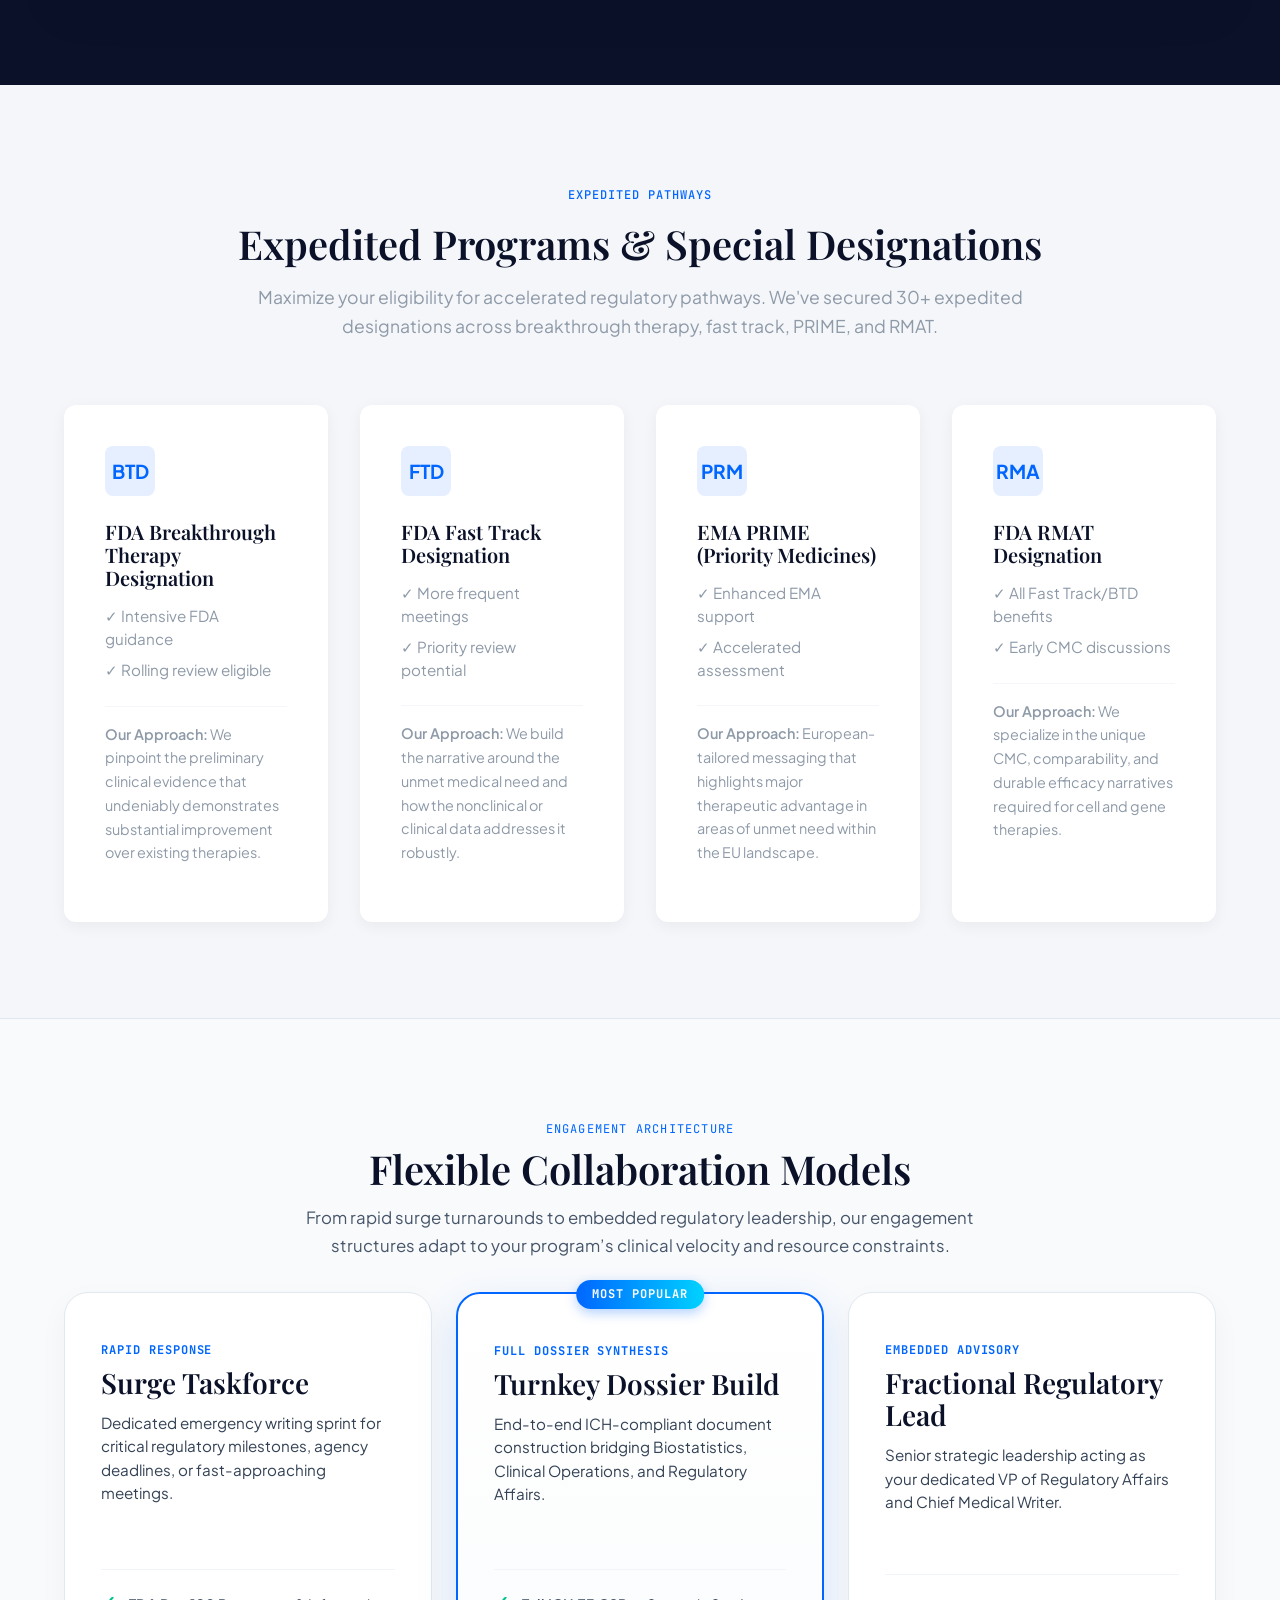
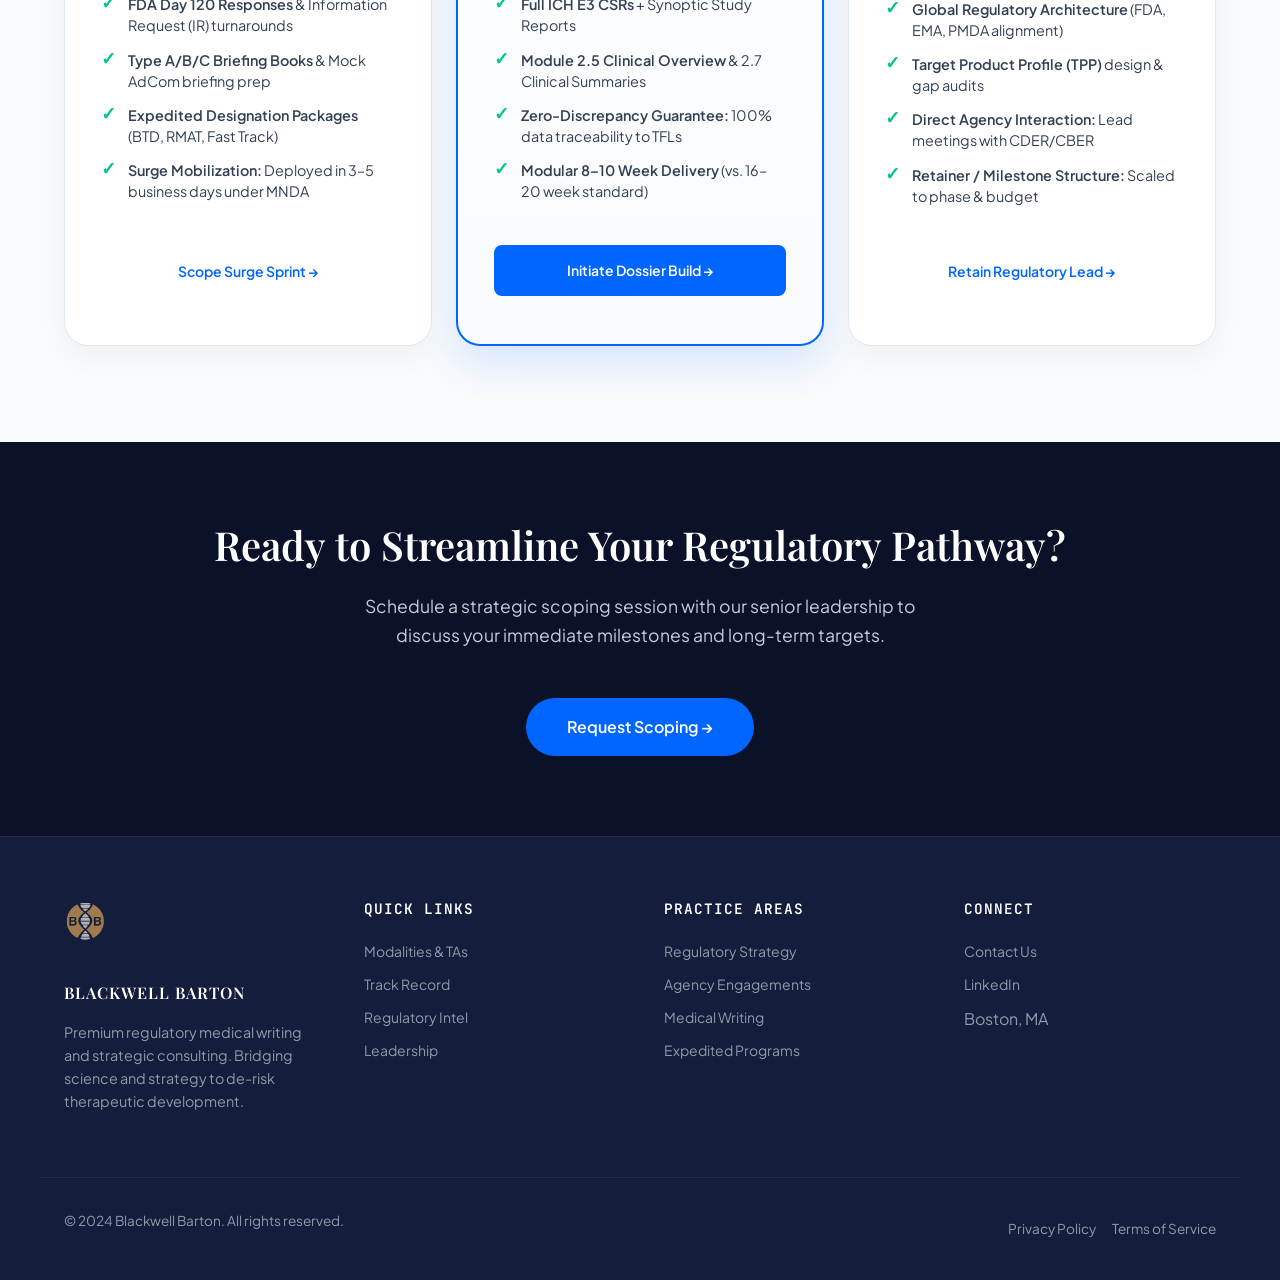
<file: practice-areas.html>
<!DOCTYPE html>
<html lang="en">
<head>
    <meta charset="UTF-8">
    <meta name="viewport" content="width=device-width, initial-scale=1.0">
    <title>Practice Areas — Blackwell Barton</title>
    <meta name="description" content="End-to-end regulatory strategy and ICH-compliant medical writing. From IND to NDA, we de-risk every milestone.">
    
    <!-- Open Graph Meta Tags -->
    <meta property="og:title" content="Practice Areas — Blackwell Barton">
    <meta property="og:description" content="End-to-end regulatory strategy and ICH-compliant medical writing. From IND to NDA, we de-risk every milestone.">
    <meta property="og:type" content="website">
    
    <!-- Google Fonts -->
    <link rel="preconnect" href="https://fonts.googleapis.com">
    <link rel="preconnect" href="https://fonts.gstatic.com" crossorigin>
    <link href="https://fonts.googleapis.com/css2?family=JetBrains+Mono:wght@400;500&family=Playfair+Display:wght@400;600;700&family=Plus+Jakarta+Sans:wght@300;400;500;600;700&display=swap" rel="stylesheet">
    
    <link rel="stylesheet" href="css/style.css">
    <style>
        /* Inline component styles specifically for this page's unique components if not fully in pages.css */
        .pipeline-bridge {
            display: flex;
            align-items: center;
            justify-content: space-between;
            gap: 1rem;
            margin: 3rem 0;
            padding: 3rem;
            border-radius: 12px;
            text-align: center;
        }
        .pipeline-bridge__node {
            flex: 1;
            background: var(--navy);
            padding: 2rem 1.5rem;
            border-radius: 8px;
            border: 1px solid var(--silver-light);
        }
        .pipeline-bridge__node h4 {
            color: var(--white);
            font-family: 'Plus Jakarta Sans', sans-serif;
            font-weight: 600;
            margin-bottom: 0.5rem;
        }
        .pipeline-bridge__connector {
            flex: 0 0 40px;
            height: 2px;
            background: var(--cobalt);
            position: relative;
        }
        .pipeline-bridge__connector::after {
            content: '';
            position: absolute;
            right: 0;
            top: 50%;
            transform: translateY(-50%);
            border-width: 6px 0 6px 8px;
            border-style: solid;
            border-color: transparent transparent transparent var(--cobalt);
        }
        @media (max-width: 768px) {
            .pipeline-bridge {
                flex-direction: column;
                padding: 1.5rem;
            }
            .pipeline-bridge__connector {
                width: 2px;
                height: 40px;
                flex: 0 0 40px;
            }
            .pipeline-bridge__connector::after {
                right: 50%;
                top: auto;
                bottom: 0;
                transform: translateX(50%);
                border-width: 8px 6px 0 6px;
                border-color: var(--cobalt) transparent transparent transparent;
            }
        }
    </style>
</head>
<body>

    <!-- NAVIGATION -->
    <nav class="nav" id="main-nav">
        <div class="nav__inner container">
            <a href="index.html" class="nav__logo">
                <img src="assets/images/logo.png" alt="Blackwell Barton Logo" class="nav__logo-img">
                <span class="nav__logo-text" style="font-family: 'Playfair Display', serif; font-weight: 600; color: var(--navy);">BLACKWELL BARTON</span>
            </a>
            <button class="nav__mobile-toggle" aria-label="Toggle navigation" id="nav-toggle">
                <span></span><span></span><span></span>
            </button>
            <ul class="nav__links" id="nav-links">
                <li class="nav__dropdown">
                    <a href="practice-areas.html" class="nav__link active">Practice Areas</a>
                    <div class="nav__dropdown-content">
                        <a href="practice-areas.html#strategy">Strategic Regulatory Roadmap</a>
                        <a href="practice-areas.html#engagements">Health Authority Engagements</a>
                        <a href="practice-areas.html#writing">Regulatory Medical Writing</a>
                        <a href="practice-areas.html#expedited">Expedited Programs</a>
                    </div>
                </li>
                <li><a href="therapeutic-areas.html" class="nav__link">Modalities & TAs</a></li>
                <li><a href="track-record.html" class="nav__link">Track Record</a></li>
                <li><a href="regulatory-intel.html" class="nav__link">Regulatory Intel</a></li>
                <li><a href="leadership.html" class="nav__link">Leadership</a></li>
                <li><a href="contact.html" class="nav__link nav__cta btn btn--primary">Request Scoping</a></li>
            </ul>
        </div>
    </nav>

    <!-- HERO SECTION -->
    <header class="hero section section--navy animate-on-scroll fade-up" style="min-height: 60vh; display: flex; align-items: center; padding-top: 120px;">
        <div class="container text-center">
            <div class="hero__content">
                <h1 class="hero__title mb-4" style="color: var(--white); font-size: 3.5rem; line-height: 1.2;">Full-Spectrum Regulatory Strategy <br>&amp; Medical Writing</h1>
                <p class="hero__subtitle mb-6" style="color: var(--silver-light); font-size: 1.25rem; max-width: 800px; margin: 0 auto 2rem auto;">
                    From Pre-IND strategy to post-approval lifecycle management, our team delivers zero-discrepancy dossiers that withstand the most rigorous agency scrutiny.
                </p>
                <div class="hero__ctas">
                    <a href="contact.html" class="btn btn--primary btn--lg">Discuss Your Program &rarr;</a>
                </div>
            </div>
        </div>
    </header>

    <!-- SECTION 1: STRATEGIC REGULATORY ROADMAP -->
    <section id="strategy" class="section section--light animate-on-scroll fade-up">
        <div class="container">
            <div class="text-center mb-6">
                <span class="badge badge--regulatory text-mono mb-3" style="color: var(--cobalt); font-weight: 500; letter-spacing: 1px; display: inline-block;">REGULATORY STRATEGY</span>
                <h2 class="mb-4" style="color: var(--navy); font-size: 2.5rem;">Strategic Regulatory Roadmaps</h2>
                <p style="color: var(--silver); max-width: 700px; margin: 0 auto; font-size: 1.1rem;">
                    Navigate IND, NDA, BLA, and MAA pathways with precision. We construct regulatory roadmaps that anticipate health authority expectations and eliminate preventable delays.
                </p>
            </div>

            <div class="grid" style="display: grid; grid-template-columns: repeat(auto-fit, minmax(280px, 1fr)); gap: 2rem; margin-top: 4rem;">
                <div class="card card--whitepaper bento__panel animate-on-scroll slide-up" style="background: var(--white); padding: 2.5rem; border-radius: 12px; box-shadow: 0 4px 20px rgba(10, 17, 40, 0.05); border-top: 4px solid var(--cobalt);">
                    <h3 class="card__title mb-3" style="color: var(--navy); font-size: 1.25rem;">IND Strategy &amp; Pre-IND Meeting Preparation</h3>
                    <p class="card__desc" style="color: var(--silver); line-height: 1.6;">Translating early scientific data into compelling IND applications. We craft meeting packages that secure alignment with the FDA on critical nonclinical and phase 1 clinical designs.</p>
                </div>
                <div class="card card--whitepaper bento__panel animate-on-scroll slide-up" style="background: var(--white); padding: 2.5rem; border-radius: 12px; box-shadow: 0 4px 20px rgba(10, 17, 40, 0.05); border-top: 4px solid var(--cobalt); transition-delay: 0.1s;">
                    <h3 class="card__title mb-3" style="color: var(--navy); font-size: 1.25rem;">NDA/BLA Submission Architecture &amp; Planning</h3>
                    <p class="card__desc" style="color: var(--silver); line-height: 1.6;">End-to-end dossier architecture. We define the table of contents, establish data cutoffs, and build the story flow across modules to ensure seamless assessor navigation.</p>
                </div>
                <div class="card card--whitepaper bento__panel animate-on-scroll slide-up" style="background: var(--white); padding: 2.5rem; border-radius: 12px; box-shadow: 0 4px 20px rgba(10, 17, 40, 0.05); border-top: 4px solid var(--cobalt); transition-delay: 0.2s;">
                    <h3 class="card__title mb-3" style="color: var(--navy); font-size: 1.25rem;">MAA &amp; EU Centralized Procedure Navigation</h3>
                    <p class="card__desc" style="color: var(--silver); line-height: 1.6;">European regulatory maneuvering. From Scientific Advice with the EMA to navigating the Centralized Procedure, we optimize your global filing strategy.</p>
                </div>
                <div class="card card--whitepaper bento__panel animate-on-scroll slide-up" style="background: var(--white); padding: 2.5rem; border-radius: 12px; box-shadow: 0 4px 20px rgba(10, 17, 40, 0.05); border-top: 4px solid var(--cobalt); transition-delay: 0.3s;">
                    <h3 class="card__title mb-3" style="color: var(--navy); font-size: 1.25rem;">Rolling Submission &amp; Priority Review Strategies</h3>
                    <p class="card__desc" style="color: var(--silver); line-height: 1.6;">Structuring modular submissions to maximize review speed. We sequence components to capitalize on priority review designations without disrupting quality control.</p>
                </div>
            </div>
        </div>
    </section>

    <!-- SECTION 2: HEALTH AUTHORITY ENGAGEMENTS -->
    <section id="engagements" class="section animate-on-scroll fade-up" style="background: var(--slate); padding: 6rem 0;">
        <div class="container">
            <div class="text-center mb-6">
                <span class="badge text-mono mb-3" style="color: var(--cobalt); font-weight: 500; letter-spacing: 1px; display: inline-block;">AGENCY ENGAGEMENT</span>
                <h2 class="mb-4" style="color: var(--navy); font-size: 2.5rem;">Health Authority Meeting Mastery</h2>
                <p style="color: var(--silver); max-width: 800px; margin: 0 auto; font-size: 1.1rem;">
                    We have managed 180+ successful interactions with FDA, EMA, PMDA, and Health Canada. Every meeting is an opportunity to shape your regulatory narrative.
                </p>
            </div>

            <div class="bento grid" style="display: grid; grid-template-columns: repeat(2, 1fr); gap: 2rem; margin-top: 4rem;">
                <div class="bento__panel" style="background: var(--white); padding: 3rem; border-radius: 12px;">
                    <h3 style="color: var(--navy); font-size: 1.5rem; margin-bottom: 1rem;">FDA Type A, B, C Meetings</h3>
                    <p style="color: var(--silver); line-height: 1.6;">From resolving clinical holds (Type A) to critical milestone alignments (Type B) and specialized guidance (Type C). We draft precise briefing documents that constrain agency responses to actionable feedback, avoiding open-ended queries that invite scope creep.</p>
                </div>
                <div class="bento__panel" style="background: var(--white); padding: 3rem; border-radius: 12px;">
                    <h3 style="color: var(--navy); font-size: 1.5rem; margin-bottom: 1rem;">EMA Scientific Advice &amp; INTERACT</h3>
                    <p style="color: var(--silver); line-height: 1.6;">Securing early alignment with CHMP and national competent authorities. For early-stage biologicals and ATMPs, our INTERACT meeting preparation provides vital de-risking before formal IND/CTA phases begin.</p>
                </div>
                <div class="bento__panel" style="background: var(--white); padding: 3rem; border-radius: 12px;">
                    <h3 style="color: var(--navy); font-size: 1.5rem; margin-bottom: 1rem;">Pre-BLA/Pre-NDA Meetings</h3>
                    <p style="color: var(--silver); line-height: 1.6;">The ultimate submission stress-test. We architect Pre-NDA/BLA packages to secure agreement on formatting, dataset structure, and facility readiness, minimizing Day 74 filing issues and Refusal to File (RTF) risks.</p>
                </div>
                <div class="bento__panel" style="background: var(--white); padding: 3rem; border-radius: 12px;">
                    <h3 style="color: var(--navy); font-size: 1.5rem; margin-bottom: 1rem;">Advisory Committee (AdCom) Preparation</h3>
                    <p style="color: var(--silver); line-height: 1.6;">High-stakes defense. We develop core presentations, conduct grueling Q&amp;A stress tests, and assemble briefing materials that distill complex risk-benefit profiles into undeniable clinical imperatives.</p>
                </div>
            </div>
        </div>
    </section>

    <!-- SECTION 3: REGULATORY MEDICAL WRITING -->
    <section id="writing" class="section section--navy animate-on-scroll fade-up" style="background: var(--navy); padding: 6rem 0;">
        <div class="container">
            <div class="text-center mb-6">
                <span class="badge text-mono mb-3" style="color: var(--cyan); font-weight: 500; letter-spacing: 1px; display: inline-block;">MEDICAL WRITING</span>
                <h2 class="mb-4" style="color: var(--white); font-size: 2.5rem;">Regulatory Medical Writing &amp; Dossier Synthesis</h2>
                <p style="color: var(--silver-light); max-width: 800px; margin: 0 auto; font-size: 1.1rem;">
                    End-to-end traceability and deductive messaging. Our medical writing practice bridges Biostatistics, Clinical Ops, and Regulatory Affairs.
                </p>
            </div>

            <!-- The "Zero-Discrepancy" Guarantee Panel -->
            <div class="glass-panel pipeline-bridge">
                <div class="pipeline-bridge__node">
                    <h4>Biostatistics</h4>
                    <p style="color: var(--silver); font-size: 0.9rem;">SAP / TFLs</p>
                </div>
                <div class="pipeline-bridge__connector"></div>
                <div class="pipeline-bridge__node">
                    <h4>Clinical Narrative</h4>
                    <p style="color: var(--silver); font-size: 0.9rem;">Safety &amp; Efficacy Story</p>
                </div>
                <div class="pipeline-bridge__connector"></div>
                <div class="pipeline-bridge__node">
                    <h4>Regulatory Positioning</h4>
                    <p style="color: var(--silver); font-size: 0.9rem;">Agency Alignment</p>
                </div>
            </div>
            <p class="text-center mb-6" style="color: var(--cyan); font-weight: 500; font-style: italic;">
                "Eliminating Information Requests through upstream narrative alignment."
            </p>

            <!-- Deliverables Grid -->
            <div class="deliverables-grid" style="display: grid; grid-template-columns: repeat(2, 1fr); gap: 2rem; margin-top: 4rem;">
                <div class="deliverable" style="background: var(--navy-mid); padding: 2.5rem; border-radius: 12px; border-left: 4px solid var(--gold);">
                    <h3 class="deliverable__title" style="color: var(--white); margin-bottom: 1rem; font-size: 1.25rem;">1. Clinical Study Reports (ICH E3)</h3>
                    <p class="deliverable__desc" style="color: var(--silver-light); line-height: 1.6;">Rapid-turnaround core and synoptic reports constructed with locked statistical outputs and pre-aligned regulatory narratives.</p>
                </div>
                <div class="deliverable" style="background: var(--navy-mid); padding: 2.5rem; border-radius: 12px; border-left: 4px solid var(--gold);">
                    <h3 class="deliverable__title" style="color: var(--white); margin-bottom: 1rem; font-size: 1.25rem;">2. Module 2 CTD Dossiers</h3>
                    <p class="deliverable__desc" style="color: var(--silver-light); line-height: 1.6;">High-impact Module 2.5 Clinical Overviews &amp; 2.7 Summaries that tell a compelling, defensible story to assessors.</p>
                </div>
                <div class="deliverable" style="background: var(--navy-mid); padding: 2.5rem; border-radius: 12px; border-left: 4px solid var(--gold);">
                    <h3 class="deliverable__title" style="color: var(--white); margin-bottom: 1rem; font-size: 1.25rem;">3. Patient Safety Narratives</h3>
                    <p class="deliverable__desc" style="color: var(--silver-light); line-height: 1.6;">Forensic SAE narratives constructed for clear causal de-risking with transparent medical assessment.</p>
                </div>
                <div class="deliverable" style="background: var(--navy-mid); padding: 2.5rem; border-radius: 12px; border-left: 4px solid var(--gold);">
                    <h3 class="deliverable__title" style="color: var(--white); margin-bottom: 1rem; font-size: 1.25rem;">4. Investigator's Brochures &amp; Protocols</h3>
                    <p class="deliverable__desc" style="color: var(--silver-light); line-height: 1.6;">Scientifically rigorous clinical protocols optimized for site feasibility and health authority clearance.</p>
                </div>
            </div>

            <!-- Timeline Comparison Section -->
            <div style="margin-top: 5rem; padding-top: 3rem; border-top: 1px solid rgba(255,255,255,0.1);">
                <div class="timeline-comparison" id="timeline-comparison"></div>
            </div>
        </div>
    </section>

    <!-- SECTION 4: EXPEDITED PROGRAMS & DESIGNATIONS -->
    <section id="expedited" class="section section--light animate-on-scroll fade-up" style="padding: 6rem 0;">
        <div class="container">
            <div class="text-center mb-6">
                <span class="badge text-mono mb-3" style="color: var(--cobalt); font-weight: 500; letter-spacing: 1px; display: inline-block;">EXPEDITED PATHWAYS</span>
                <h2 class="mb-4" style="color: var(--navy); font-size: 2.5rem;">Expedited Programs &amp; Special Designations</h2>
                <p style="color: var(--silver); max-width: 800px; margin: 0 auto; font-size: 1.1rem;">
                    Maximize your eligibility for accelerated regulatory pathways. We've secured 30+ expedited designations across breakthrough therapy, fast track, PRIME, and RMAT.
                </p>
            </div>

            <div class="grid" style="display: grid; grid-template-columns: repeat(auto-fit, minmax(260px, 1fr)); gap: 2rem; margin-top: 4rem;">
                
                <div class="card" style="background: var(--white); padding: 2.5rem; border-radius: 12px; box-shadow: 0 4px 15px rgba(0,0,0,0.05);">
                    <div style="width: 50px; height: 50px; background: rgba(0, 102, 255, 0.1); border-radius: 8px; display: flex; align-items: center; justify-content: center; margin-bottom: 1.5rem; color: var(--cobalt); font-weight: bold; font-size: 1.2rem;">BTD</div>
                    <h3 style="color: var(--navy); font-size: 1.25rem; margin-bottom: 1rem;">FDA Breakthrough Therapy Designation</h3>
                    <ul style="list-style: none; padding: 0; margin-bottom: 1.5rem; color: var(--silver); font-size: 0.95rem;">
                        <li style="margin-bottom: 0.5rem;">&check; Intensive FDA guidance</li>
                        <li style="margin-bottom: 0.5rem;">&check; Rolling review eligible</li>
                    </ul>
                    <p style="color: var(--silver); font-size: 0.9rem; border-top: 1px solid var(--slate); padding-top: 1rem;"><strong>Our Approach:</strong> We pinpoint the preliminary clinical evidence that undeniably demonstrates substantial improvement over existing therapies.</p>
                </div>

                <div class="card" style="background: var(--white); padding: 2.5rem; border-radius: 12px; box-shadow: 0 4px 15px rgba(0,0,0,0.05);">
                    <div style="width: 50px; height: 50px; background: rgba(0, 102, 255, 0.1); border-radius: 8px; display: flex; align-items: center; justify-content: center; margin-bottom: 1.5rem; color: var(--cobalt); font-weight: bold; font-size: 1.2rem;">FTD</div>
                    <h3 style="color: var(--navy); font-size: 1.25rem; margin-bottom: 1rem;">FDA Fast Track Designation</h3>
                    <ul style="list-style: none; padding: 0; margin-bottom: 1.5rem; color: var(--silver); font-size: 0.95rem;">
                        <li style="margin-bottom: 0.5rem;">&check; More frequent meetings</li>
                        <li style="margin-bottom: 0.5rem;">&check; Priority review potential</li>
                    </ul>
                    <p style="color: var(--silver); font-size: 0.9rem; border-top: 1px solid var(--slate); padding-top: 1rem;"><strong>Our Approach:</strong> We build the narrative around the unmet medical need and how the nonclinical or clinical data addresses it robustly.</p>
                </div>

                <div class="card" style="background: var(--white); padding: 2.5rem; border-radius: 12px; box-shadow: 0 4px 15px rgba(0,0,0,0.05);">
                    <div style="width: 50px; height: 50px; background: rgba(0, 102, 255, 0.1); border-radius: 8px; display: flex; align-items: center; justify-content: center; margin-bottom: 1.5rem; color: var(--cobalt); font-weight: bold; font-size: 1.2rem;">PRM</div>
                    <h3 style="color: var(--navy); font-size: 1.25rem; margin-bottom: 1rem;">EMA PRIME (Priority Medicines)</h3>
                    <ul style="list-style: none; padding: 0; margin-bottom: 1.5rem; color: var(--silver); font-size: 0.95rem;">
                        <li style="margin-bottom: 0.5rem;">&check; Enhanced EMA support</li>
                        <li style="margin-bottom: 0.5rem;">&check; Accelerated assessment</li>
                    </ul>
                    <p style="color: var(--silver); font-size: 0.9rem; border-top: 1px solid var(--slate); padding-top: 1rem;"><strong>Our Approach:</strong> European-tailored messaging that highlights major therapeutic advantage in areas of unmet need within the EU landscape.</p>
                </div>

                <div class="card" style="background: var(--white); padding: 2.5rem; border-radius: 12px; box-shadow: 0 4px 15px rgba(0,0,0,0.05);">
                    <div style="width: 50px; height: 50px; background: rgba(0, 102, 255, 0.1); border-radius: 8px; display: flex; align-items: center; justify-content: center; margin-bottom: 1.5rem; color: var(--cobalt); font-weight: bold; font-size: 1.2rem;">RMA</div>
                    <h3 style="color: var(--navy); font-size: 1.25rem; margin-bottom: 1rem;">FDA RMAT Designation</h3>
                    <ul style="list-style: none; padding: 0; margin-bottom: 1.5rem; color: var(--silver); font-size: 0.95rem;">
                        <li style="margin-bottom: 0.5rem;">&check; All Fast Track/BTD benefits</li>
                        <li style="margin-bottom: 0.5rem;">&check; Early CMC discussions</li>
                    </ul>
                    <p style="color: var(--silver); font-size: 0.9rem; border-top: 1px solid var(--slate); padding-top: 1rem;"><strong>Our Approach:</strong> We specialize in the unique CMC, comparability, and durable efficacy narratives required for cell and gene therapies.</p>
                </div>

            </div>
        </div>
    </section>

    <!-- SECTION 5: ENGAGEMENT MODELS & PARTNERSHIP TIERS -->
    <section class="section section--light animate-on-scroll fade-up" style="background: #F8FAFC; padding: 6rem 0; border-top: 1px solid #E2E8F0;">
        <div class="container">
            <div class="text-center mb-6">
                <span class="section__tag" style="color: var(--cobalt);">ENGAGEMENT ARCHITECTURE</span>
                <h2 class="mb-3" style="color: var(--navy); font-size: 2.5rem;">Flexible Collaboration Models</h2>
                <p style="color: #475569; max-width: 700px; margin: 0 auto; font-size: 1.05rem;">
                    From rapid surge turnarounds to embedded regulatory leadership, our engagement structures adapt to your program’s clinical velocity and resource constraints.
                </p>
            </div>

            <div class="tiers-grid">
                <!-- Tier 1: Surge Sprint -->
                <div class="tier-card animate-on-scroll fade-up">
                    <div class="tier-card__header">
                        <span class="tier-card__tag">RAPID RESPONSE</span>
                        <h3 class="tier-card__title">Surge Taskforce</h3>
                        <p class="tier-card__desc">Dedicated emergency writing sprint for critical regulatory milestones, agency deadlines, or fast-approaching meetings.</p>
                    </div>

                    <div class="tier-card__features">
                        <div class="tier-card__feature-item">
                            <span class="tier-card__feature-check">✓</span>
                            <span><strong>FDA Day 120 Responses</strong> & Information Request (IR) turnarounds</span>
                        </div>
                        <div class="tier-card__feature-item">
                            <span class="tier-card__feature-check">✓</span>
                            <span><strong>Type A/B/C Briefing Books</strong> & Mock AdCom briefing prep</span>
                        </div>
                        <div class="tier-card__feature-item">
                            <span class="tier-card__feature-check">✓</span>
                            <span><strong>Expedited Designation Packages</strong> (BTD, RMAT, Fast Track)</span>
                        </div>
                        <div class="tier-card__feature-item">
                            <span class="tier-card__feature-check">✓</span>
                            <span><strong>Surge Mobilization:</strong> Deployed in 3–5 business days under MNDA</span>
                        </div>
                    </div>

                    <a href="contact.html?tier=surge" class="btn btn--secondary" style="width: 100%; text-align: center; display: block; padding: 0.85rem; border-radius: 8px;">Scope Surge Sprint &rarr;</a>
                </div>

                <!-- Tier 2: Turnkey Modular Dossier (Featured) -->
                <div class="tier-card tier-card--featured animate-on-scroll fade-up" data-delay="100">
                    <div class="tier-card__popular-badge">MOST POPULAR</div>
                    <div class="tier-card__header">
                        <span class="tier-card__tag">FULL DOSSIER SYNTHESIS</span>
                        <h3 class="tier-card__title">Turnkey Dossier Build</h3>
                        <p class="tier-card__desc">End-to-end ICH-compliant document construction bridging Biostatistics, Clinical Operations, and Regulatory Affairs.</p>
                    </div>

                    <div class="tier-card__features">
                        <div class="tier-card__feature-item">
                            <span class="tier-card__feature-check">✓</span>
                            <span><strong>Full ICH E3 CSRs</strong> + Synoptic Study Reports</span>
                        </div>
                        <div class="tier-card__feature-item">
                            <span class="tier-card__feature-check">✓</span>
                            <span><strong>Module 2.5 Clinical Overview</strong> & 2.7 Clinical Summaries</span>
                        </div>
                        <div class="tier-card__feature-item">
                            <span class="tier-card__feature-check">✓</span>
                            <span><strong>Zero-Discrepancy Guarantee:</strong> 100% data traceability to TFLs</span>
                        </div>
                        <div class="tier-card__feature-item">
                            <span class="tier-card__feature-check">✓</span>
                            <span><strong>Modular 8–10 Week Delivery</strong> (vs. 16–20 week standard)</span>
                        </div>
                    </div>

                    <a href="contact.html?tier=turnkey" class="btn btn--primary" style="width: 100%; text-align: center; display: block; padding: 0.85rem; border-radius: 8px;">Initiate Dossier Build &rarr;</a>
                </div>

                <!-- Tier 3: Fractional Regulatory Leadership -->
                <div class="tier-card animate-on-scroll fade-up" data-delay="200">
                    <div class="tier-card__header">
                        <span class="tier-card__tag">EMBEDDED ADVISORY</span>
                        <h3 class="tier-card__title">Fractional Regulatory Lead</h3>
                        <p class="tier-card__desc">Senior strategic leadership acting as your dedicated VP of Regulatory Affairs and Chief Medical Writer.</p>
                    </div>

                    <div class="tier-card__features">
                        <div class="tier-card__feature-item">
                            <span class="tier-card__feature-check">✓</span>
                            <span><strong>Global Regulatory Architecture</strong> (FDA, EMA, PMDA alignment)</span>
                        </div>
                        <div class="tier-card__feature-item">
                            <span class="tier-card__feature-check">✓</span>
                            <span><strong>Target Product Profile (TPP)</strong> design & gap audits</span>
                        </div>
                        <div class="tier-card__feature-item">
                            <span class="tier-card__feature-check">✓</span>
                            <span><strong>Direct Agency Interaction:</strong> Lead meetings with CDER/CBER</span>
                        </div>
                        <div class="tier-card__feature-item">
                            <span class="tier-card__feature-check">✓</span>
                            <span><strong>Retainer / Milestone Structure:</strong> Scaled to phase & budget</span>
                        </div>
                    </div>

                    <a href="contact.html?tier=fractional" class="btn btn--secondary" style="width: 100%; text-align: center; display: block; padding: 0.85rem; border-radius: 8px;">Retain Regulatory Lead &rarr;</a>
                </div>
            </div>
        </div>
    </section>

    <!-- BOTTOM CTA -->
    <section class="section animate-on-scroll fade-up" style="background: var(--navy); padding: 5rem 0; text-align: center;">
        <div class="container">
            <h2 style="color: var(--white); font-size: 2.5rem; margin-bottom: 1.5rem;">Ready to Streamline Your Regulatory Pathway?</h2>
            <p style="color: var(--silver-light); margin-bottom: 3rem; font-size: 1.1rem; max-width: 600px; margin-left: auto; margin-right: auto;">Schedule a strategic scoping session with our senior leadership to discuss your immediate milestones and long-term targets.</p>
            <a href="contact.html" class="btn btn--primary btn--lg" style="background: var(--cobalt); color: var(--white); padding: 1rem 2.5rem; border-radius: 30px; text-decoration: none; font-weight: 600; display: inline-block;">Request Scoping &rarr;</a>
        </div>
    </section>

    <!-- FOOTER -->
    <footer class="footer" style="background: var(--navy-light); padding: 4rem 0 2rem 0; border-top: 1px solid rgba(255,255,255,0.05);">
        <div class="container footer__inner" style="display: grid; grid-template-columns: repeat(auto-fit, minmax(200px, 1fr)); gap: 3rem; margin-bottom: 3rem;">
            <div class="footer__col">
                <a href="index.html" class="mb-4" style="display: inline-block;">
                    <img src="assets/images/logo.png" alt="Blackwell Barton Logo" style="height: 40px; margin-bottom: 1rem;">
                    <br>
                    <span style="font-family: 'Playfair Display', serif; font-weight: 600; color: var(--white); letter-spacing: 1px;">BLACKWELL BARTON</span>
                </a>
                <p style="color: var(--silver); font-size: 0.9rem; line-height: 1.6;">Premium regulatory medical writing and strategic consulting. Bridging science and strategy to de-risk therapeutic development.</p>
            </div>
            <div class="footer__col">
                <h4 class="footer__heading" style="color: var(--white); margin-bottom: 1.5rem; font-family: 'JetBrains Mono', monospace; font-size: 0.9rem; text-transform: uppercase; letter-spacing: 1px;">Quick Links</h4>
                <ul style="list-style: none; padding: 0;">
                    <li style="margin-bottom: 0.75rem;"><a href="therapeutic-areas.html" class="footer__link" style="color: var(--silver); text-decoration: none; transition: color 0.3s;">Modalities &amp; TAs</a></li>
                    <li style="margin-bottom: 0.75rem;"><a href="track-record.html" class="footer__link" style="color: var(--silver); text-decoration: none; transition: color 0.3s;">Track Record</a></li>
                    <li style="margin-bottom: 0.75rem;"><a href="regulatory-intel.html" class="footer__link" style="color: var(--silver); text-decoration: none; transition: color 0.3s;">Regulatory Intel</a></li>
                    <li style="margin-bottom: 0.75rem;"><a href="leadership.html" class="footer__link" style="color: var(--silver); text-decoration: none; transition: color 0.3s;">Leadership</a></li>
                </ul>
            </div>
            <div class="footer__col">
                <h4 class="footer__heading" style="color: var(--white); margin-bottom: 1.5rem; font-family: 'JetBrains Mono', monospace; font-size: 0.9rem; text-transform: uppercase; letter-spacing: 1px;">Practice Areas</h4>
                <ul style="list-style: none; padding: 0;">
                    <li style="margin-bottom: 0.75rem;"><a href="practice-areas.html#strategy" class="footer__link" style="color: var(--silver); text-decoration: none; transition: color 0.3s;">Regulatory Strategy</a></li>
                    <li style="margin-bottom: 0.75rem;"><a href="practice-areas.html#engagements" class="footer__link" style="color: var(--silver); text-decoration: none; transition: color 0.3s;">Agency Engagements</a></li>
                    <li style="margin-bottom: 0.75rem;"><a href="practice-areas.html#writing" class="footer__link" style="color: var(--silver); text-decoration: none; transition: color 0.3s;">Medical Writing</a></li>
                    <li style="margin-bottom: 0.75rem;"><a href="practice-areas.html#expedited" class="footer__link" style="color: var(--silver); text-decoration: none; transition: color 0.3s;">Expedited Programs</a></li>
                </ul>
            </div>
            <div class="footer__col">
                <h4 class="footer__heading" style="color: var(--white); margin-bottom: 1.5rem; font-family: 'JetBrains Mono', monospace; font-size: 0.9rem; text-transform: uppercase; letter-spacing: 1px;">Connect</h4>
                <ul style="list-style: none; padding: 0;">
                    <li style="margin-bottom: 0.75rem;"><a href="contact.html" class="footer__link" style="color: var(--silver); text-decoration: none; transition: color 0.3s;">Contact Us</a></li>
                    <li style="margin-bottom: 0.75rem;"><a href="#" class="footer__link" style="color: var(--silver); text-decoration: none; transition: color 0.3s;">LinkedIn</a></li>
                    <li style="margin-bottom: 0.75rem;"><span style="color: var(--silver);">Boston, MA</span></li>
                </ul>
            </div>
        </div>
        <div class="container footer__bottom" style="border-top: 1px solid rgba(255,255,255,0.05); padding-top: 2rem; display: flex; justify-content: space-between; align-items: center; color: var(--silver); font-size: 0.85rem;">
            <p class="footer__copyright">&copy; 2024 Blackwell Barton. All rights reserved.</p>
            <div style="display: flex; gap: 1rem;">
                <a href="#" style="color: var(--silver); text-decoration: none;">Privacy Policy</a>
                <a href="#" style="color: var(--silver); text-decoration: none;">Terms of Service</a>
            </div>
        </div>
    </footer>

    <!-- Floating Quick-Scope Action Pill -->
    <a href="contact.html" class="floating-quick-scope" title="Confidential Regulatory Scoping">
        <span class="floating-quick-scope__dot"></span>
        <span>⚡ Quick Scoping &bull; 24h MNDA</span>
    </a>

    <!-- Scripts -->
    <script src="js/main.js"></script>
    <script src="js/timeline.js"></script>
</body>
</html>
</file>
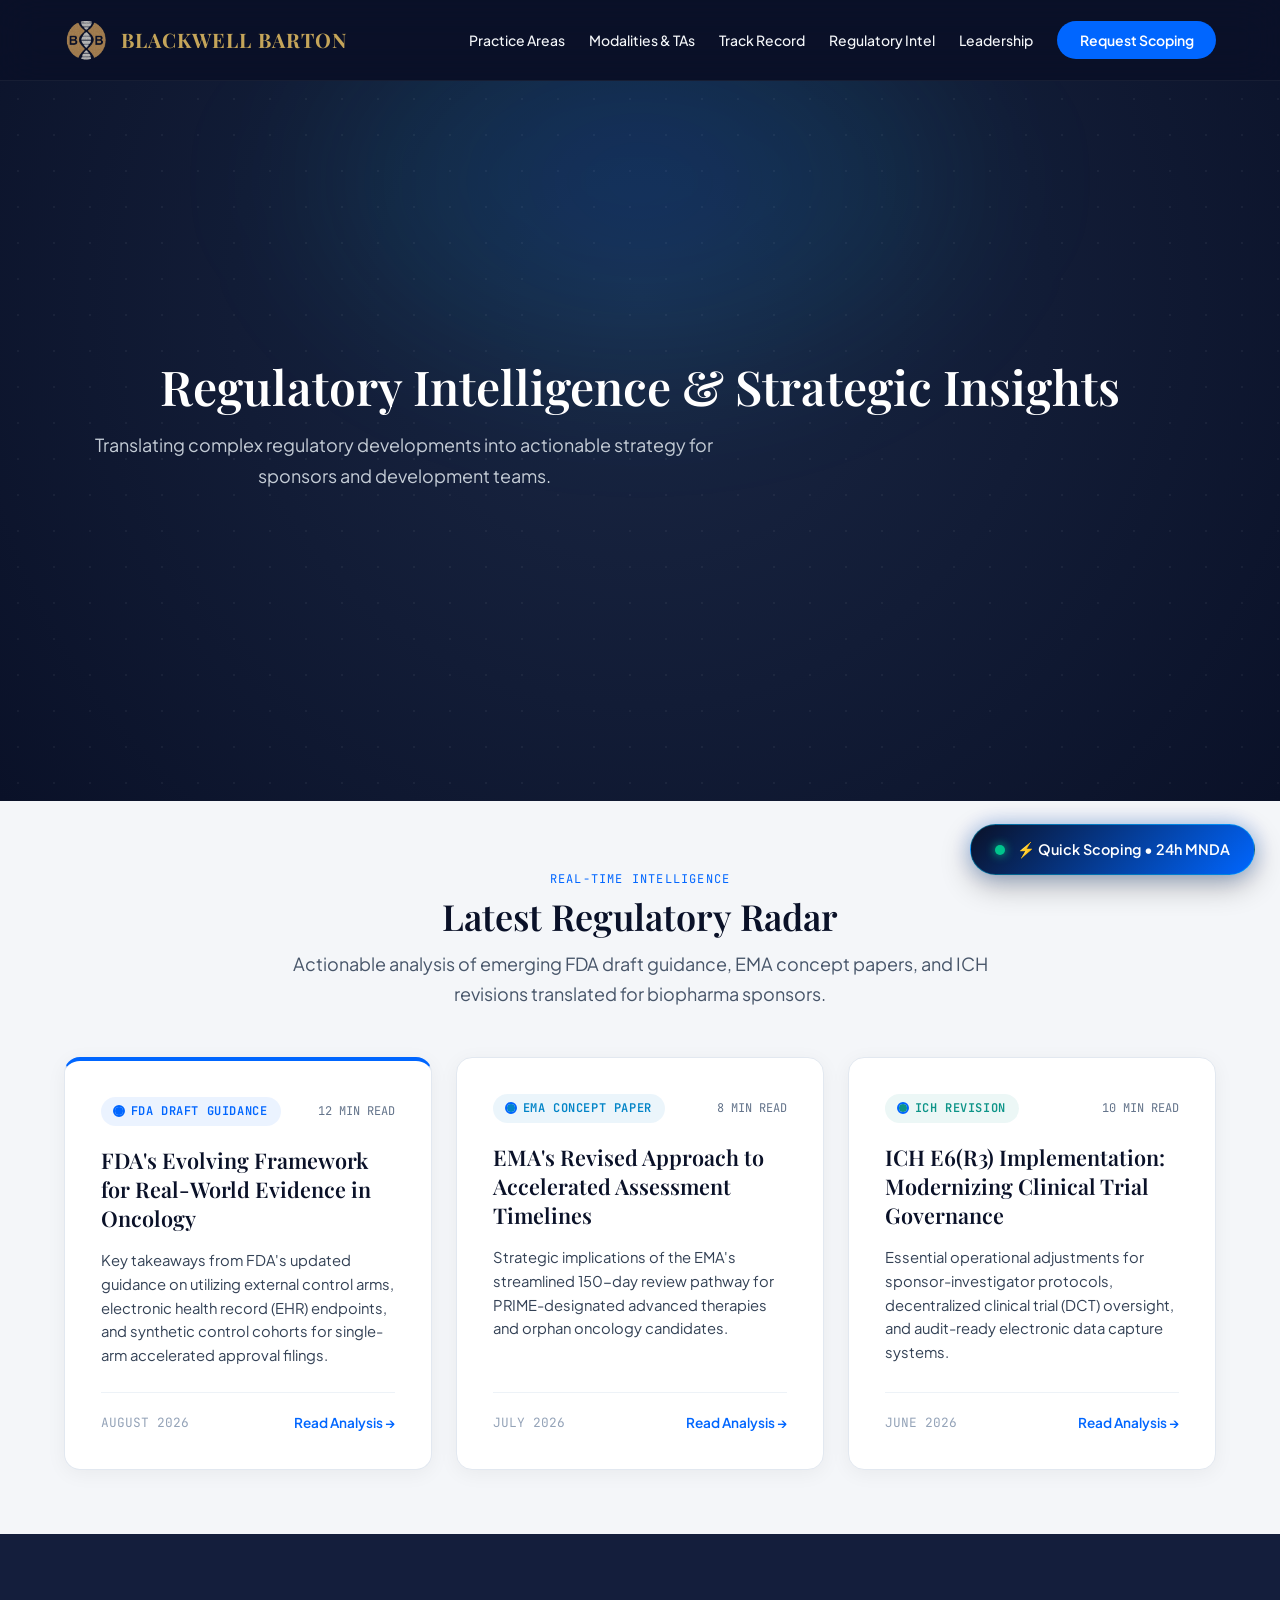
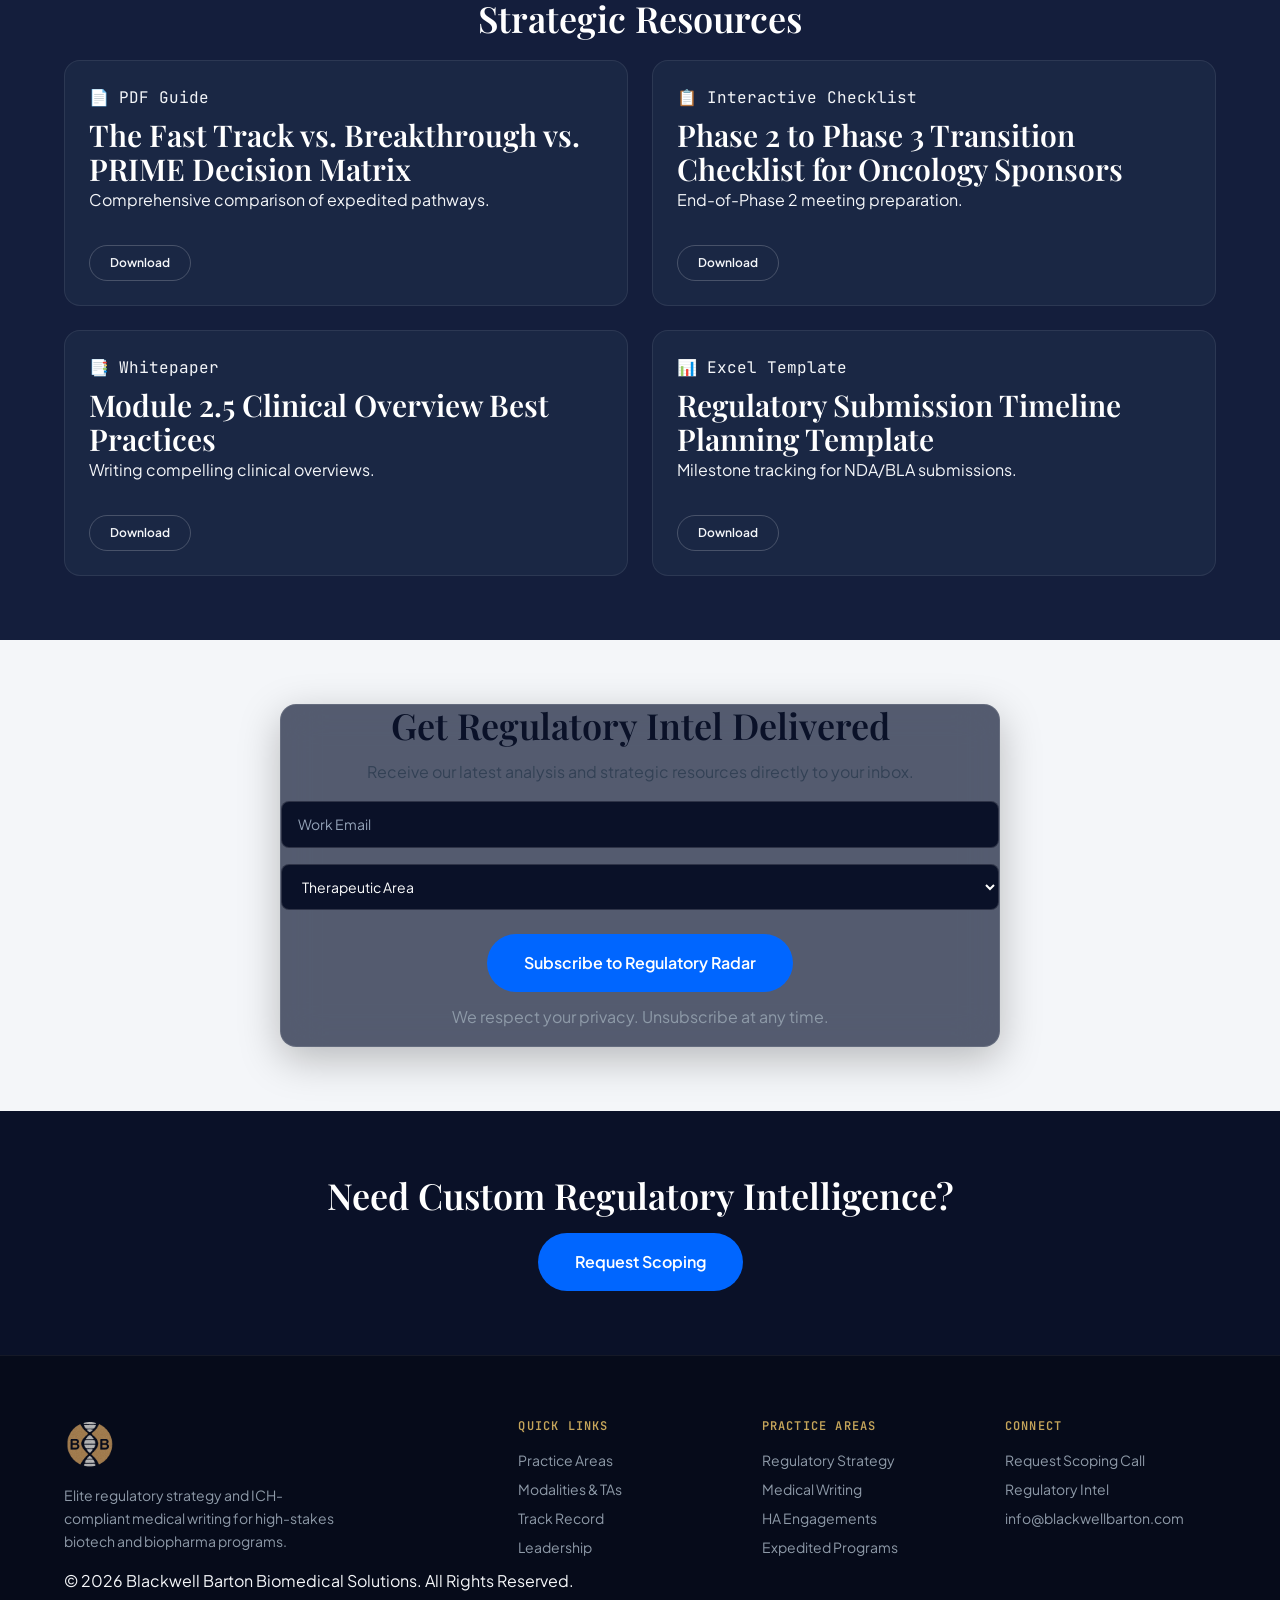
<file: regulatory-intel.html>
<!DOCTYPE html>
<html lang="en">
<head>
  <meta charset="UTF-8">
  <meta name="viewport" content="width=device-width, initial-scale=1.0">
  <title>Regulatory Intelligence — Blackwell Barton</title>
  <meta name="description" content="Stay ahead with actionable regulatory intelligence. Expert analysis of FDA, EMA, and ICH developments.">
  <link rel="preconnect" href="https://fonts.googleapis.com">
  <link rel="preconnect" href="https://fonts.gstatic.com" crossorigin>
  <link href="https://fonts.googleapis.com/css2?family=JetBrains+Mono:wght@400;500&family=Playfair+Display:wght@400;600;700&family=Plus+Jakarta+Sans:wght@300;400;500;600;700&display=swap" rel="stylesheet">
  <link rel="stylesheet" href="css/style.css">
</head>
<body>
  <!-- Navigation -->
  <nav class="nav" id="main-nav">
    <div class="nav__inner container">
      <a href="index.html" class="nav__logo">
        <img src="assets/images/logo.png" alt="" class="nav__logo-img">
        <span class="nav__logo-text">BLACKWELL BARTON</span>
      </a>
      <button class="nav__mobile-toggle" aria-label="Toggle navigation" id="nav-toggle">
        <span></span><span></span><span></span>
      </button>
      <ul class="nav__links" id="nav-links">
        <li class="nav__dropdown">
          <a href="practice-areas.html" class="nav__link">Practice Areas</a>
          <div class="nav__dropdown-content">
            <a href="practice-areas.html#strategy">Strategic Regulatory Roadmap</a>
            <a href="practice-areas.html#engagements">Health Authority Engagements</a>
            <a href="practice-areas.html#writing">Regulatory Medical Writing</a>
            <a href="practice-areas.html#expedited">Expedited Programs</a>
          </div>
        </li>
        <li><a href="therapeutic-areas.html" class="nav__link">Modalities & TAs</a></li>
        <li><a href="track-record.html" class="nav__link">Track Record</a></li>
        <li><a href="regulatory-intel.html" class="nav__link">Regulatory Intel</a></li>
        <li><a href="leadership.html" class="nav__link">Leadership</a></li>
        <li><a href="contact.html" class="nav__link nav__cta">Request Scoping</a></li>
      </ul>
    </div>
  </nav>

  <!-- Hero Section -->
  <header class="hero section--navy">
    <div class="container text-center">
      <div class="hero__content animate-on-scroll fade-up">
        <h1 class="hero__title">Regulatory Intelligence & Strategic Insights</h1>
        <p class="hero__subtitle">Translating complex regulatory developments into actionable strategy for sponsors and development teams.</p>
      </div>
    </div>
  </header>

  <!-- Regulatory Radar (High Contrast & Sharp Typography) -->
  <section class="section section--light">
    <div class="container">
      <div class="section__header animate-on-scroll fade-up">
        <span class="section__tag" style="color:var(--cobalt);">REAL-TIME INTELLIGENCE</span>
        <h2 class="section__title" style="color:var(--navy);">Latest Regulatory Radar</h2>
        <p class="section__desc" style="color:#475569;">Actionable analysis of emerging FDA draft guidance, EMA concept papers, and ICH revisions translated for biopharma sponsors.</p>
      </div>

      <div class="radar-grid animate-on-scroll fade-up">
        <!-- Radar Item 1 -->
        <article class="radar-card radar-card--featured">
          <div>
            <div class="radar-card__top">
              <span class="radar-badge">
                <span class="radar-badge__dot"></span>
                FDA DRAFT GUIDANCE
              </span>
              <span class="radar-card__read-time">12 MIN READ</span>
            </div>
            <h3 class="radar-card__title">FDA's Evolving Framework for Real-World Evidence in Oncology</h3>
            <p class="radar-card__summary">Key takeaways from FDA's updated guidance on utilizing external control arms, electronic health record (EHR) endpoints, and synthetic control cohorts for single-arm accelerated approval filings.</p>
          </div>
          <div class="radar-card__footer">
            <span class="radar-card__date">AUGUST 2026</span>
            <a href="#" class="radar-card__link">Read Analysis &rarr;</a>
          </div>
        </article>

        <!-- Radar Item 2 -->
        <article class="radar-card">
          <div>
            <div class="radar-card__top">
              <span class="radar-badge" style="color:#0284C7; background:rgba(2,132,199,0.08);">
                <span class="radar-badge__dot" style="background:#0284C7;"></span>
                EMA CONCEPT PAPER
              </span>
              <span class="radar-card__read-time">8 MIN READ</span>
            </div>
            <h3 class="radar-card__title">EMA's Revised Approach to Accelerated Assessment Timelines</h3>
            <p class="radar-card__summary">Strategic implications of the EMA's streamlined 150-day review pathway for PRIME-designated advanced therapies and orphan oncology candidates.</p>
          </div>
          <div class="radar-card__footer">
            <span class="radar-card__date">JULY 2026</span>
            <a href="#" class="radar-card__link">Read Analysis &rarr;</a>
          </div>
        </article>

        <!-- Radar Item 3 -->
        <article class="radar-card">
          <div>
            <div class="radar-card__top">
              <span class="radar-badge" style="color:#0D9488; background:rgba(13,148,136,0.08);">
                <span class="radar-badge__dot" style="background:#0D9488;"></span>
                ICH REVISION
              </span>
              <span class="radar-card__read-time">10 MIN READ</span>
            </div>
            <h3 class="radar-card__title">ICH E6(R3) Implementation: Modernizing Clinical Trial Governance</h3>
            <p class="radar-card__summary">Essential operational adjustments for sponsor-investigator protocols, decentralized clinical trial (DCT) oversight, and audit-ready electronic data capture systems.</p>
          </div>
          <div class="radar-card__footer">
            <span class="radar-card__date">JUNE 2026</span>
            <a href="#" class="radar-card__link">Read Analysis &rarr;</a>
          </div>
        </article>
      </div>
    </div>
  </section>

  <!-- Downloadable Assets -->
  <section class="section section--dark">
    <div class="container">
      <h2 class="text-center mb-5 animate-on-scroll fade-up">Strategic Resources</h2>
      <div class="grid grid--2-col">
        <!-- Resource 1 -->
        <div class="card card--whitepaper animate-on-scroll fade-up">
          <div class="card__body">
            <div class="flex" style="justify-content: space-between; align-items: flex-start;">
              <div>
                <span class="card__tag text-mono">📄 PDF Guide</span>
                <h3 class="card__title mt-2">The Fast Track vs. Breakthrough vs. PRIME Decision Matrix</h3>
                <p class="card__desc">Comprehensive comparison of expedited pathways.</p>
              </div>
            </div>
            <button class="btn btn--ghost btn--sm mt-4">Download</button>
          </div>
        </div>
        <!-- Resource 2 -->
        <div class="card card--whitepaper animate-on-scroll fade-up" style="transition-delay: 100ms;">
          <div class="card__body">
            <div class="flex" style="justify-content: space-between; align-items: flex-start;">
              <div>
                <span class="card__tag text-mono">📋 Interactive Checklist</span>
                <h3 class="card__title mt-2">Phase 2 to Phase 3 Transition Checklist for Oncology Sponsors</h3>
                <p class="card__desc">End-of-Phase 2 meeting preparation.</p>
              </div>
            </div>
            <button class="btn btn--ghost btn--sm mt-4">Download</button>
          </div>
        </div>
        <!-- Resource 3 -->
        <div class="card card--whitepaper animate-on-scroll fade-up">
          <div class="card__body">
            <div class="flex" style="justify-content: space-between; align-items: flex-start;">
              <div>
                <span class="card__tag text-mono">📑 Whitepaper</span>
                <h3 class="card__title mt-2">Module 2.5 Clinical Overview Best Practices</h3>
                <p class="card__desc">Writing compelling clinical overviews.</p>
              </div>
            </div>
            <button class="btn btn--ghost btn--sm mt-4">Download</button>
          </div>
        </div>
        <!-- Resource 4 -->
        <div class="card card--whitepaper animate-on-scroll fade-up" style="transition-delay: 100ms;">
          <div class="card__body">
            <div class="flex" style="justify-content: space-between; align-items: flex-start;">
              <div>
                <span class="card__tag text-mono">📊 Excel Template</span>
                <h3 class="card__title mt-2">Regulatory Submission Timeline Planning Template</h3>
                <p class="card__desc">Milestone tracking for NDA/BLA submissions.</p>
              </div>
            </div>
            <button class="btn btn--ghost btn--sm mt-4">Download</button>
          </div>
        </div>
      </div>
    </div>
  </section>

  <!-- Lead Gen -->
  <section class="section section--light">
    <div class="container container--narrow">
      <div class="glass-panel text-center p-5 animate-on-scroll fade-up">
        <h2 class="mb-3">Get Regulatory Intel Delivered</h2>
        <p class="mb-4">Receive our latest analysis and strategic resources directly to your inbox.</p>
        <form class="form">
          <div class="form__group">
            <input type="email" class="form__input" placeholder="Work Email" required>
          </div>
          <div class="form__group">
            <select class="form__input" required>
              <option value="" disabled selected>Therapeutic Area</option>
              <option value="oncology">Oncology</option>
              <option value="rare-disease">Rare Disease</option>
              <option value="cgt">Cell & Gene Therapy</option>
              <option value="biologics">Biologics</option>
              <option value="multi">Multi-disciplinary</option>
            </select>
          </div>
          <button type="submit" class="btn btn--primary btn--lg w-100 mt-2">Subscribe to Regulatory Radar</button>
          <p class="text-sm mt-3" style="color:var(--silver);">We respect your privacy. Unsubscribe at any time.</p>
        </form>
      </div>
    </div>
  </section>

  <!-- Bottom CTA -->
  <section class="section section--navy text-center">
    <div class="container animate-on-scroll fade-up">
      <h2 class="mb-4">Need Custom Regulatory Intelligence?</h2>
      <a href="contact.html" class="btn btn--primary btn--lg">Request Scoping</a>
    </div>
  </section>

  <!-- Footer -->
  <footer class="footer">
    <div class="footer__inner container">
      <div class="footer__col">
        <img src="assets/images/logo.png" alt="Blackwell Barton" style="height:48px;margin-bottom:16px;">
        <p style="color:var(--silver);font-size:var(--text-sm);max-width:280px;">Elite regulatory strategy and ICH-compliant medical writing for high-stakes biotech and biopharma programs.</p>
      </div>
      <div class="footer__col">
        <h4 class="footer__heading">Quick Links</h4>
        <a href="practice-areas.html" class="footer__link">Practice Areas</a>
        <a href="therapeutic-areas.html" class="footer__link">Modalities & TAs</a>
        <a href="track-record.html" class="footer__link">Track Record</a>
        <a href="leadership.html" class="footer__link">Leadership</a>
      </div>
      <div class="footer__col">
        <h4 class="footer__heading">Practice Areas</h4>
        <a href="practice-areas.html#strategy" class="footer__link">Regulatory Strategy</a>
        <a href="practice-areas.html#writing" class="footer__link">Medical Writing</a>
        <a href="practice-areas.html#engagements" class="footer__link">HA Engagements</a>
        <a href="practice-areas.html#expedited" class="footer__link">Expedited Programs</a>
      </div>
      <div class="footer__col">
        <h4 class="footer__heading">Connect</h4>
        <a href="contact.html" class="footer__link">Request Scoping Call</a>
        <a href="regulatory-intel.html" class="footer__link">Regulatory Intel</a>
        <a href="mailto:info@blackwellbarton.com" class="footer__link">info@blackwellbarton.com</a>
      </div>
    </div>
    <div class="footer__bottom container">
      <span class="footer__copyright">© <span class="current-year">2026</span> Blackwell Barton Biomedical Solutions. All Rights Reserved.</span>
    </div>
  </footer>

  <!-- Floating Quick-Scope Action Pill -->
  <a href="contact.html" class="floating-quick-scope" title="Confidential Regulatory Scoping">
    <span class="floating-quick-scope__dot"></span>
    <span>⚡ Quick Scoping &bull; 24h MNDA</span>
  </a>

  <script src="js/main.js"></script>
</body>
</html>
</file>
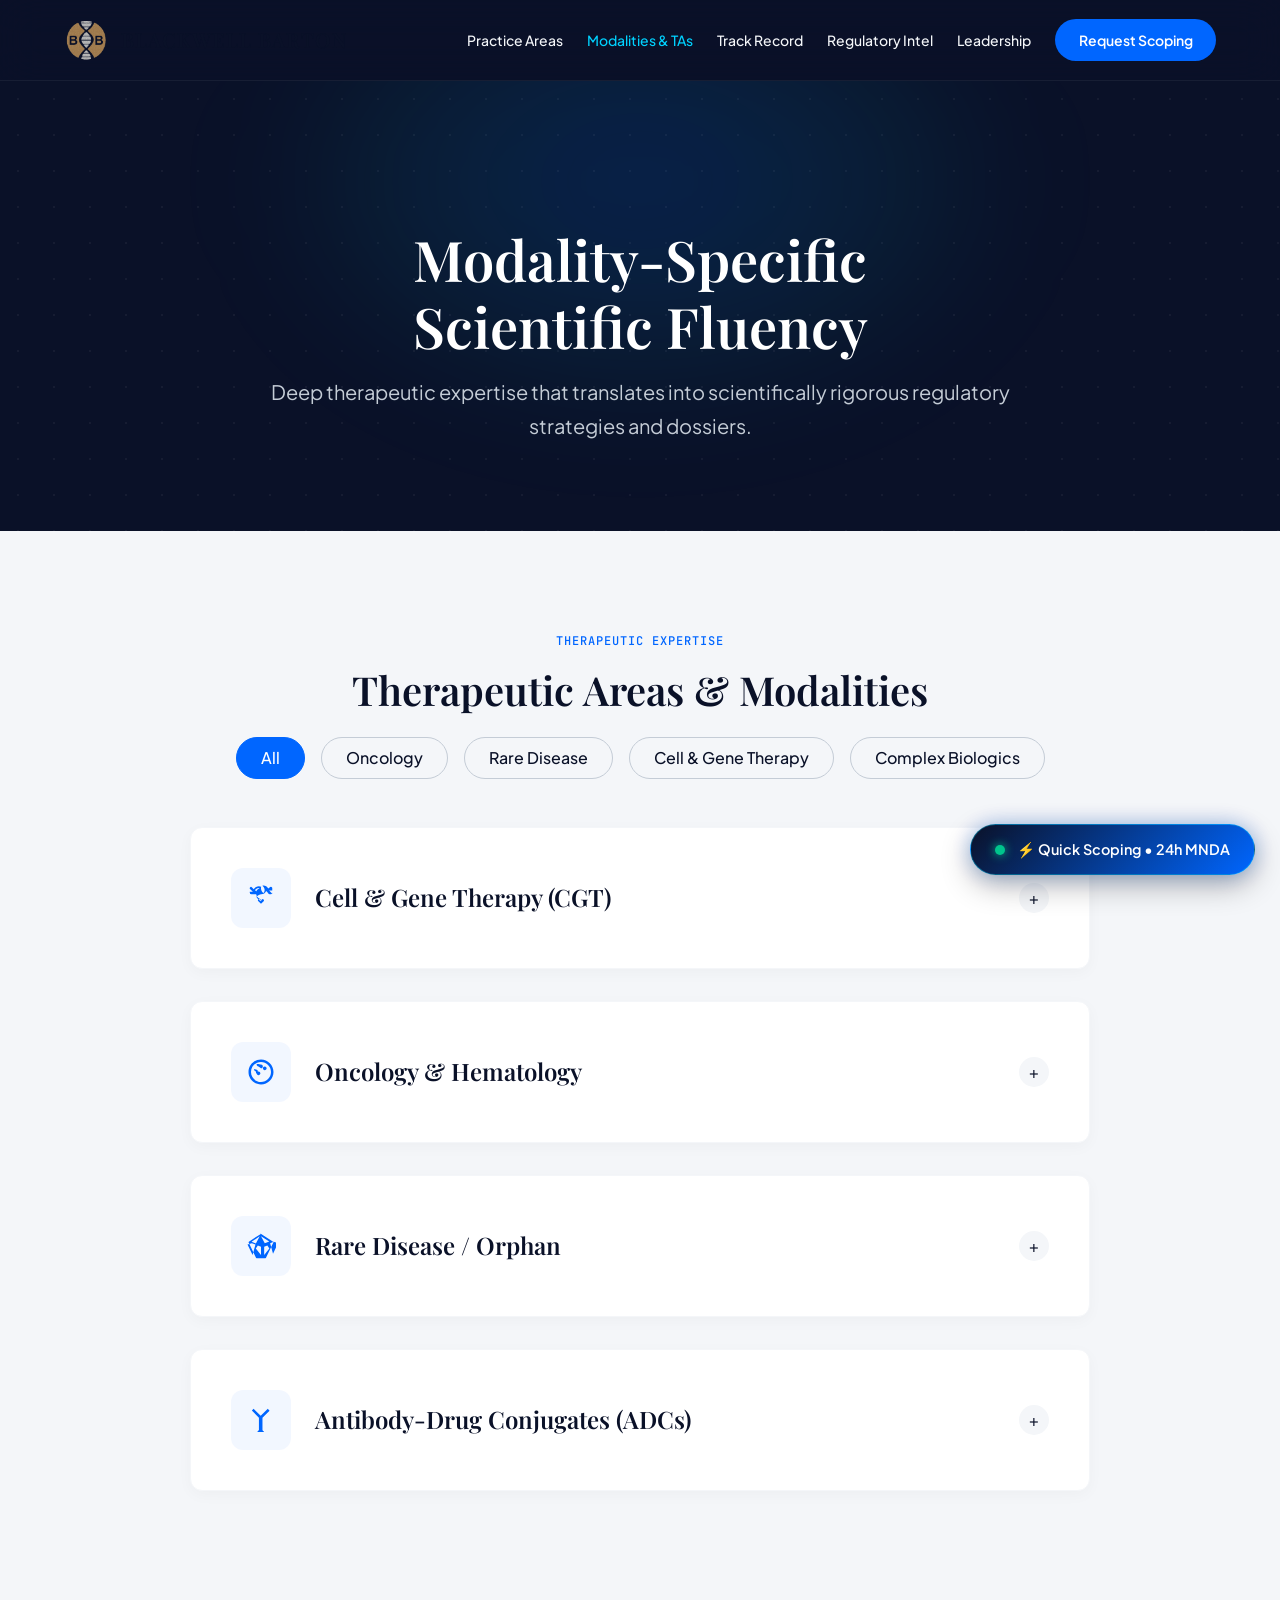
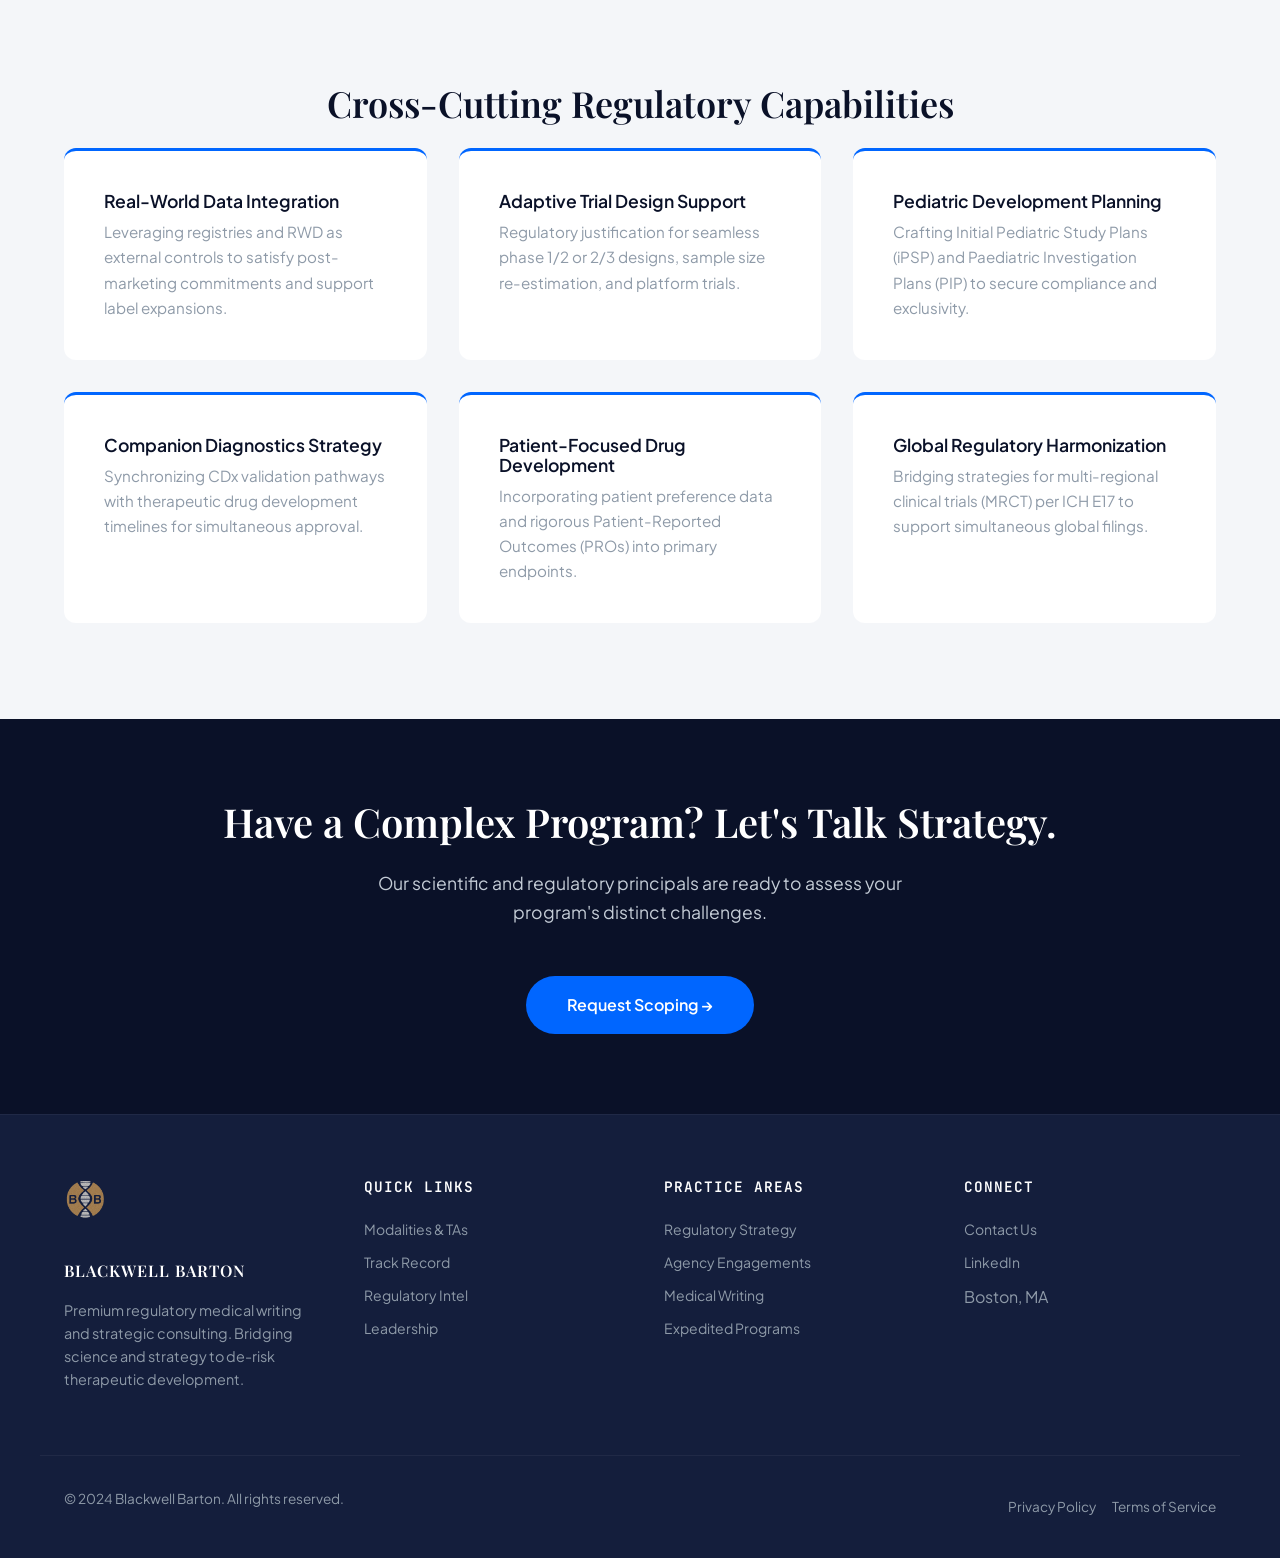
<file: therapeutic-areas.html>
<!DOCTYPE html>
<html lang="en">
<head>
    <meta charset="UTF-8">
    <meta name="viewport" content="width=device-width, initial-scale=1.0">
    <title>Therapeutic Areas &amp; Modalities — Blackwell Barton</title>
    <meta name="description" content="Deep scientific fluency across oncology, rare disease, cell & gene therapy, and complex biologics.">
    
    <!-- Open Graph Meta Tags -->
    <meta property="og:title" content="Therapeutic Areas &amp; Modalities — Blackwell Barton">
    <meta property="og:description" content="Deep scientific fluency across oncology, rare disease, cell & gene therapy, and complex biologics.">
    <meta property="og:type" content="website">
    
    <!-- Google Fonts -->
    <link rel="preconnect" href="https://fonts.googleapis.com">
    <link rel="preconnect" href="https://fonts.gstatic.com" crossorigin>
    <link href="https://fonts.googleapis.com/css2?family=JetBrains+Mono:wght@400;500&family=Playfair+Display:wght@400;600;700&family=Plus+Jakarta+Sans:wght@300;400;500;600;700&display=swap" rel="stylesheet">
    
    <link rel="stylesheet" href="css/style.css">
    
    <style>
        /* Matrix specific styling */
        .matrix__filters {
            display: flex;
            justify-content: center;
            flex-wrap: wrap;
            gap: 1rem;
            margin-bottom: 3rem;
        }
        .matrix__filter {
            background: transparent;
            border: 1px solid var(--silver-light);
            color: var(--navy);
            padding: 0.5rem 1.5rem;
            border-radius: 30px;
            cursor: pointer;
            font-family: 'Plus Jakarta Sans', sans-serif;
            font-weight: 500;
            transition: all 0.3s ease;
        }
        .matrix__filter:hover {
            border-color: var(--cobalt);
            color: var(--cobalt);
        }
        .matrix__filter--active {
            background: var(--cobalt);
            color: var(--white);
            border-color: var(--cobalt);
        }
        .matrix__filter--active:hover {
            color: var(--white);
        }
        .matrix__grid {
            display: grid;
            grid-template-columns: 1fr;
            gap: 2rem;
            max-width: 900px;
            margin: 0 auto;
        }
        .matrix__card {
            background: var(--white);
            border-radius: 12px;
            border: 1px solid var(--slate);
            padding: 2.5rem;
            box-shadow: 0 4px 15px rgba(0,0,0,0.03);
            cursor: pointer;
            transition: all 0.3s ease;
            position: relative;
            overflow: hidden;
        }
        .matrix__card:hover {
            box-shadow: 0 10px 30px rgba(0,0,0,0.08);
            transform: translateY(-2px);
            border-color: var(--silver-light);
        }
        .matrix__card-header {
            display: flex;
            align-items: center;
            gap: 1.5rem;
        }
        .matrix__icon {
            width: 60px;
            height: 60px;
            background: rgba(0, 102, 255, 0.05);
            border-radius: 12px;
            display: flex;
            align-items: center;
            justify-content: center;
            color: var(--cobalt);
        }
        .matrix__icon svg {
            width: 30px;
            height: 30px;
            fill: currentColor;
        }
        .matrix__title {
            color: var(--navy);
            font-size: 1.5rem;
            margin: 0;
            font-family: 'Playfair Display', serif;
        }
        .matrix__expand-icon {
            margin-left: auto;
            width: 30px;
            height: 30px;
            border-radius: 50%;
            background: var(--slate);
            display: flex;
            align-items: center;
            justify-content: center;
            transition: transform 0.3s ease;
        }
        .matrix__card--expanded .matrix__expand-icon {
            transform: rotate(180deg);
            background: var(--cobalt);
            color: var(--white);
        }
        .matrix__body {
            max-height: 0;
            overflow: hidden;
            transition: max-height 0.4s ease, opacity 0.4s ease, margin-top 0.4s ease;
            opacity: 0;
        }
        .matrix__card--expanded .matrix__body {
            max-height: 500px;
            opacity: 1;
            margin-top: 2rem;
            border-top: 1px solid var(--slate);
            padding-top: 2rem;
        }
        .matrix__detail-label {
            font-family: 'JetBrains Mono', monospace;
            font-size: 0.85rem;
            color: var(--silver);
            text-transform: uppercase;
            letter-spacing: 1px;
            margin-bottom: 0.5rem;
            display: block;
        }
        .matrix__detail-text {
            color: var(--navy-mid);
            margin-bottom: 1.5rem;
            line-height: 1.6;
        }
        .matrix__case {
            background: rgba(0, 196, 140, 0.1);
            padding: 1rem;
            border-radius: 8px;
            border-left: 3px solid var(--success);
            color: var(--navy-mid);
            font-size: 0.95rem;
            font-style: italic;
        }
    </style>
</head>
<body>

    <!-- NAVIGATION -->
    <nav class="nav" id="main-nav">
        <div class="nav__inner container">
            <a href="index.html" class="nav__logo">
                <img src="assets/images/logo.png" alt="Blackwell Barton Logo" class="nav__logo-img">
                <span class="nav__logo-text" style="font-family: 'Playfair Display', serif; font-weight: 600; color: var(--navy);">BLACKWELL BARTON</span>
            </a>
            <button class="nav__mobile-toggle" aria-label="Toggle navigation" id="nav-toggle">
                <span></span><span></span><span></span>
            </button>
            <ul class="nav__links" id="nav-links">
                <li class="nav__dropdown">
                    <a href="practice-areas.html" class="nav__link">Practice Areas</a>
                    <div class="nav__dropdown-content">
                        <a href="practice-areas.html#strategy">Strategic Regulatory Roadmap</a>
                        <a href="practice-areas.html#engagements">Health Authority Engagements</a>
                        <a href="practice-areas.html#writing">Regulatory Medical Writing</a>
                        <a href="practice-areas.html#expedited">Expedited Programs</a>
                    </div>
                </li>
                <li><a href="therapeutic-areas.html" class="nav__link active">Modalities & TAs</a></li>
                <li><a href="track-record.html" class="nav__link">Track Record</a></li>
                <li><a href="regulatory-intel.html" class="nav__link">Regulatory Intel</a></li>
                <li><a href="leadership.html" class="nav__link">Leadership</a></li>
                <li><a href="contact.html" class="nav__link nav__cta btn btn--primary">Request Scoping</a></li>
            </ul>
        </div>
    </nav>

    <!-- HERO SECTION -->
    <header class="hero section section--navy animate-on-scroll fade-up" style="min-height: 50vh; display: flex; align-items: center; padding-top: 120px; background: var(--navy);">
        <div class="container text-center">
            <div class="hero__content">
                <h1 class="hero__title mb-4" style="color: var(--white); font-size: 3.5rem; line-height: 1.2;">Modality-Specific<br>Scientific Fluency</h1>
                <p class="hero__subtitle mb-0" style="color: var(--silver-light); font-size: 1.25rem; max-width: 800px; margin: 0 auto;">
                    Deep therapeutic expertise that translates into scientifically rigorous regulatory strategies and dossiers.
                </p>
            </div>
        </div>
    </header>

    <!-- MATRIX SECTION -->
    <section class="section section--light animate-on-scroll fade-up" style="padding: 6rem 0;">
        <div class="container">
            <div class="text-center mb-6">
                <span class="badge text-mono mb-3" style="color: var(--cobalt); font-weight: 500; letter-spacing: 1px; display: inline-block;">THERAPEUTIC EXPERTISE</span>
                <h2 class="mb-5" style="color: var(--navy); font-size: 2.5rem;">Therapeutic Areas &amp; Modalities</h2>
            </div>

            <!-- Filters -->
            <div class="matrix__filters" id="matrix-filters">
                <button class="matrix__filter matrix__filter--active" data-filter="all">All</button>
                <button class="matrix__filter" data-filter="oncology">Oncology</button>
                <button class="matrix__filter" data-filter="rare">Rare Disease</button>
                <button class="matrix__filter" data-filter="cgt">Cell &amp; Gene Therapy</button>
                <button class="matrix__filter" data-filter="biologics">Complex Biologics</button>
            </div>

            <!-- Matrix Grid -->
            <div class="matrix__grid" id="matrix-grid">
                
                <!-- Card 1: CGT -->
                <div class="matrix__card" data-category="cgt">
                    <div class="matrix__card-header">
                        <div class="matrix__icon">
                            <!-- DNA Helix SVG -->
                            <svg viewBox="0 0 24 24" xmlns="http://www.w3.org/2000/svg"><path d="M14 8c-1.22-.88-2-2.31-2-3.89 0-.42.06-.82.17-1.2-.56-.25-1.18-.4-1.83-.4-1.74 0-3.32.96-4.14 2.41L4.62 3.32A1 1 0 0 0 3 4v3.5A1.5 1.5 0 0 0 4.5 9H8a1 1 0 0 0 .71-1.71L7.26 5.84C7.79 4.74 8.84 4 10 4c.3 0 .59.05.86.14a4.108 4.108 0 0 0-2.8 3.51l-.05.35c0 1.95 1.14 3.75 2.94 4.52.88.38 1.48 1.15 1.76 2.01l-1.39-1.39a1 1 0 1 0-1.41 1.41L12 16.66l2.12-2.12a1 1 0 0 0-1.41-1.41l-1.4 1.4c-.2-.68-.66-1.28-1.31-1.63-.8-.43-1.41-1.12-1.72-1.95C9.72 10 10.84 9 12.16 9h.03c1.7 0 3.29-1 3.98-2.61L17.65 8A1.5 1.5 0 0 0 19 9h.5A1.5 1.5 0 0 0 21 7.5V4a1 1 0 0 0-1.62-.78l-1.57 1.25C16.94 3 15.54 2 14 2c-.3 0-.59.05-.86.14.73.54 1.28 1.3 1.56 2.18.25.79.25 1.63 0 2.42-.1.3-.23.59-.39.86zM4.5 7H3V4.5L5.5 7H4.5zm15-1h1.5v2.5L18.5 6h1z" fill="currentColor"/></svg>
                        </div>
                        <h3 class="matrix__title">Cell &amp; Gene Therapy (CGT)</h3>
                        <div class="matrix__expand-icon">&#43;</div>
                    </div>
                    <div class="matrix__body">
                        <span class="matrix__detail-label">Strategic Focus</span>
                        <p class="matrix__detail-text">CMC comparability strategies, RMAT designation support, durability endpoint design, long-term follow-up (LTFU) protocol development.</p>
                        <span class="matrix__detail-label">Additional Capabilities</span>
                        <p class="matrix__detail-text">Lentiviral/AAV vector characterization narratives, potency assay justification.</p>
                        <div class="matrix__case">
                            <strong>Track Record:</strong> Successfully guided 3 CGT programs through RMAT designation.
                        </div>
                    </div>
                </div>

                <!-- Card 2: Oncology -->
                <div class="matrix__card" data-category="oncology">
                    <div class="matrix__card-header">
                        <div class="matrix__icon">
                            <!-- Cell SVG -->
                            <svg viewBox="0 0 24 24" xmlns="http://www.w3.org/2000/svg"><path d="M12 2C6.48 2 2 6.48 2 12s4.48 10 10 10 10-4.48 10-10S17.52 2 12 2zm0 18c-4.41 0-8-3.59-8-8s3.59-8 8-8 8 3.59 8 8-3.59 8-8 8zm-2-5.5c-.83 0-1.5-.67-1.5-1.5s.67-1.5 1.5-1.5 1.5.67 1.5 1.5-.67 1.5-1.5 1.5zm5-4c-.83 0-1.5-.67-1.5-1.5s.67-1.5 1.5-1.5 1.5.67 1.5 1.5-.67 1.5-1.5 1.5zm-5-3c-.83 0-1.5-.67-1.5-1.5S11.17 6 12 6s1.5.67 1.5 1.5S12.83 9 12 9zm-2 4c-.83 0-1.5-.67-1.5-1.5S7.17 10 8 10s1.5.67 1.5 1.5S8.83 13 8 13z" fill="currentColor"/></svg>
                        </div>
                        <h3 class="matrix__title">Oncology &amp; Hematology</h3>
                        <div class="matrix__expand-icon">&#43;</div>
                    </div>
                    <div class="matrix__body">
                        <span class="matrix__detail-label">Strategic Focus</span>
                        <p class="matrix__detail-text">Single-arm accelerated approval pathways, real-world data (RWD) integration as external control, Project Optimus dose optimization strategies.</p>
                        <span class="matrix__detail-label">Additional Capabilities</span>
                        <p class="matrix__detail-text">Tumor-agnostic development strategies, companion diagnostic regulatory coordination.</p>
                        <div class="matrix__case">
                            <strong>Track Record:</strong> Supported 12 oncology NDA/BLA submissions across solid tumors and hematologic malignancies.
                        </div>
                    </div>
                </div>

                <!-- Card 3: Rare Disease -->
                <div class="matrix__card" data-category="rare">
                    <div class="matrix__card-header">
                        <div class="matrix__icon">
                            <!-- Diamond SVG -->
                            <svg viewBox="0 0 24 24" xmlns="http://www.w3.org/2000/svg"><path d="M12.16 2.13l-9.87 6.4c-.21.14-.3.41-.18.63l5.88 12.3c.09.19.28.31.5.31h7.02c.22 0 .41-.12.5-.31l5.88-12.3c.12-.22.03-.49-.18-.63l-9.87-6.4a.508.508 0 0 0-.68 0zM12 4.14l6.63 4.3-3.6 1.4-3.03-5.7zm-1.04.14l-3.04 5.73-3.46-1.34 6.5-4.39zM4.68 9.77l2.88 1.12-2.3 8.35-4.04-8.47 3.46-1zM9.46 11.6l2.54.98v6.7l-4.14-5.38 1.6-2.3zm5.08.98l2.54-.98 1.6 2.3-4.14 5.38v-6.7zm4.78-2.81l2.88-1.12 3.46 1-4.04 8.47-2.3-8.35z" fill="currentColor"/></svg>
                        </div>
                        <h3 class="matrix__title">Rare Disease / Orphan</h3>
                        <div class="matrix__expand-icon">&#43;</div>
                    </div>
                    <div class="matrix__body">
                        <span class="matrix__detail-label">Strategic Focus</span>
                        <p class="matrix__detail-text">Natural history control arm design, patient-focused drug development (PFDD), adaptive trial protocol development, Orphan Drug Designation applications.</p>
                        <span class="matrix__detail-label">Additional Capabilities</span>
                        <p class="matrix__detail-text">Small population trial design, patient registry integration strategies.</p>
                        <div class="matrix__case">
                            <strong>Track Record:</strong> Achieved orphan drug designation for 8 programs across 6 therapeutic indications.
                        </div>
                    </div>
                </div>

                <!-- Card 4: Biologics / ADCs -->
                <div class="matrix__card" data-category="biologics">
                    <div class="matrix__card-header">
                        <div class="matrix__icon">
                            <!-- Y-shape Antibody SVG -->
                            <svg viewBox="0 0 24 24" xmlns="http://www.w3.org/2000/svg"><path d="M18.84 4.54l-5.66 5.66v9.9l1.41 1.41h-5.66L10.34 20v-9.9L4.69 4.44l1.41-1.41 5.66 5.66 5.66-5.66 1.42 1.51z" fill="currentColor"/></svg>
                        </div>
                        <h3 class="matrix__title">Antibody-Drug Conjugates (ADCs)</h3>
                        <div class="matrix__expand-icon">&#43;</div>
                    </div>
                    <div class="matrix__body">
                        <span class="matrix__detail-label">Strategic Focus</span>
                        <p class="matrix__detail-text">Toxicological margin justification, bioanalytical method validation write-ups, therapeutic window defense narratives.</p>
                        <span class="matrix__detail-label">Additional Capabilities</span>
                        <p class="matrix__detail-text">Linker-payload characterization, immunogenicity risk assessment documentation.</p>
                        <div class="matrix__case">
                            <strong>Track Record:</strong> Contributed to 4 ADC IND submissions with zero clinical holds.
                        </div>
                    </div>
                </div>

            </div>
        </div>
    </section>

    <!-- CROSS-CUTTING CAPABILITIES -->
    <section class="section animate-on-scroll fade-up" style="background: var(--slate); padding: 6rem 0;">
        <div class="container">
            <h2 class="text-center mb-6" style="color: var(--navy); font-size: 2.25rem;">Cross-Cutting Regulatory Capabilities</h2>
            
            <div class="grid" style="display: grid; grid-template-columns: repeat(auto-fit, minmax(300px, 1fr)); gap: 2rem;">
                <div class="bento__panel" style="background: var(--white); padding: 2.5rem; border-radius: 12px; border-top: 3px solid var(--cobalt);">
                    <h4 style="color: var(--navy); font-size: 1.1rem; margin-bottom: 0.5rem; font-family: 'Plus Jakarta Sans', sans-serif;">Real-World Data Integration</h4>
                    <p style="color: var(--silver); font-size: 0.95rem; margin: 0;">Leveraging registries and RWD as external controls to satisfy post-marketing commitments and support label expansions.</p>
                </div>
                <div class="bento__panel" style="background: var(--white); padding: 2.5rem; border-radius: 12px; border-top: 3px solid var(--cobalt);">
                    <h4 style="color: var(--navy); font-size: 1.1rem; margin-bottom: 0.5rem; font-family: 'Plus Jakarta Sans', sans-serif;">Adaptive Trial Design Support</h4>
                    <p style="color: var(--silver); font-size: 0.95rem; margin: 0;">Regulatory justification for seamless phase 1/2 or 2/3 designs, sample size re-estimation, and platform trials.</p>
                </div>
                <div class="bento__panel" style="background: var(--white); padding: 2.5rem; border-radius: 12px; border-top: 3px solid var(--cobalt);">
                    <h4 style="color: var(--navy); font-size: 1.1rem; margin-bottom: 0.5rem; font-family: 'Plus Jakarta Sans', sans-serif;">Pediatric Development Planning</h4>
                    <p style="color: var(--silver); font-size: 0.95rem; margin: 0;">Crafting Initial Pediatric Study Plans (iPSP) and Paediatric Investigation Plans (PIP) to secure compliance and exclusivity.</p>
                </div>
                <div class="bento__panel" style="background: var(--white); padding: 2.5rem; border-radius: 12px; border-top: 3px solid var(--cobalt);">
                    <h4 style="color: var(--navy); font-size: 1.1rem; margin-bottom: 0.5rem; font-family: 'Plus Jakarta Sans', sans-serif;">Companion Diagnostics Strategy</h4>
                    <p style="color: var(--silver); font-size: 0.95rem; margin: 0;">Synchronizing CDx validation pathways with therapeutic drug development timelines for simultaneous approval.</p>
                </div>
                <div class="bento__panel" style="background: var(--white); padding: 2.5rem; border-radius: 12px; border-top: 3px solid var(--cobalt);">
                    <h4 style="color: var(--navy); font-size: 1.1rem; margin-bottom: 0.5rem; font-family: 'Plus Jakarta Sans', sans-serif;">Patient-Focused Drug Development</h4>
                    <p style="color: var(--silver); font-size: 0.95rem; margin: 0;">Incorporating patient preference data and rigorous Patient-Reported Outcomes (PROs) into primary endpoints.</p>
                </div>
                <div class="bento__panel" style="background: var(--white); padding: 2.5rem; border-radius: 12px; border-top: 3px solid var(--cobalt);">
                    <h4 style="color: var(--navy); font-size: 1.1rem; margin-bottom: 0.5rem; font-family: 'Plus Jakarta Sans', sans-serif;">Global Regulatory Harmonization</h4>
                    <p style="color: var(--silver); font-size: 0.95rem; margin: 0;">Bridging strategies for multi-regional clinical trials (MRCT) per ICH E17 to support simultaneous global filings.</p>
                </div>
            </div>
        </div>
    </section>

    <!-- BOTTOM CTA -->
    <section class="section animate-on-scroll fade-up" style="background: var(--navy); padding: 5rem 0; text-align: center;">
        <div class="container">
            <h2 style="color: var(--white); font-size: 2.5rem; margin-bottom: 1.5rem;">Have a Complex Program? Let's Talk Strategy.</h2>
            <p style="color: var(--silver-light); margin-bottom: 3rem; font-size: 1.1rem; max-width: 600px; margin-left: auto; margin-right: auto;">Our scientific and regulatory principals are ready to assess your program's distinct challenges.</p>
            <a href="contact.html" class="btn btn--primary btn--lg" style="background: var(--cobalt); color: var(--white); padding: 1rem 2.5rem; border-radius: 30px; text-decoration: none; font-weight: 600; display: inline-block;">Request Scoping &rarr;</a>
        </div>
    </section>

    <!-- FOOTER -->
    <footer class="footer" style="background: var(--navy-light); padding: 4rem 0 2rem 0; border-top: 1px solid rgba(255,255,255,0.05);">
        <div class="container footer__inner" style="display: grid; grid-template-columns: repeat(auto-fit, minmax(200px, 1fr)); gap: 3rem; margin-bottom: 3rem;">
            <div class="footer__col">
                <a href="index.html" class="mb-4" style="display: inline-block;">
                    <img src="assets/images/logo.png" alt="Blackwell Barton Logo" style="height: 40px; margin-bottom: 1rem;">
                    <br>
                    <span style="font-family: 'Playfair Display', serif; font-weight: 600; color: var(--white); letter-spacing: 1px;">BLACKWELL BARTON</span>
                </a>
                <p style="color: var(--silver); font-size: 0.9rem; line-height: 1.6;">Premium regulatory medical writing and strategic consulting. Bridging science and strategy to de-risk therapeutic development.</p>
            </div>
            <div class="footer__col">
                <h4 class="footer__heading" style="color: var(--white); margin-bottom: 1.5rem; font-family: 'JetBrains Mono', monospace; font-size: 0.9rem; text-transform: uppercase; letter-spacing: 1px;">Quick Links</h4>
                <ul style="list-style: none; padding: 0;">
                    <li style="margin-bottom: 0.75rem;"><a href="therapeutic-areas.html" class="footer__link" style="color: var(--silver); text-decoration: none; transition: color 0.3s;">Modalities &amp; TAs</a></li>
                    <li style="margin-bottom: 0.75rem;"><a href="track-record.html" class="footer__link" style="color: var(--silver); text-decoration: none; transition: color 0.3s;">Track Record</a></li>
                    <li style="margin-bottom: 0.75rem;"><a href="regulatory-intel.html" class="footer__link" style="color: var(--silver); text-decoration: none; transition: color 0.3s;">Regulatory Intel</a></li>
                    <li style="margin-bottom: 0.75rem;"><a href="leadership.html" class="footer__link" style="color: var(--silver); text-decoration: none; transition: color 0.3s;">Leadership</a></li>
                </ul>
            </div>
            <div class="footer__col">
                <h4 class="footer__heading" style="color: var(--white); margin-bottom: 1.5rem; font-family: 'JetBrains Mono', monospace; font-size: 0.9rem; text-transform: uppercase; letter-spacing: 1px;">Practice Areas</h4>
                <ul style="list-style: none; padding: 0;">
                    <li style="margin-bottom: 0.75rem;"><a href="practice-areas.html#strategy" class="footer__link" style="color: var(--silver); text-decoration: none; transition: color 0.3s;">Regulatory Strategy</a></li>
                    <li style="margin-bottom: 0.75rem;"><a href="practice-areas.html#engagements" class="footer__link" style="color: var(--silver); text-decoration: none; transition: color 0.3s;">Agency Engagements</a></li>
                    <li style="margin-bottom: 0.75rem;"><a href="practice-areas.html#writing" class="footer__link" style="color: var(--silver); text-decoration: none; transition: color 0.3s;">Medical Writing</a></li>
                    <li style="margin-bottom: 0.75rem;"><a href="practice-areas.html#expedited" class="footer__link" style="color: var(--silver); text-decoration: none; transition: color 0.3s;">Expedited Programs</a></li>
                </ul>
            </div>
            <div class="footer__col">
                <h4 class="footer__heading" style="color: var(--white); margin-bottom: 1.5rem; font-family: 'JetBrains Mono', monospace; font-size: 0.9rem; text-transform: uppercase; letter-spacing: 1px;">Connect</h4>
                <ul style="list-style: none; padding: 0;">
                    <li style="margin-bottom: 0.75rem;"><a href="contact.html" class="footer__link" style="color: var(--silver); text-decoration: none; transition: color 0.3s;">Contact Us</a></li>
                    <li style="margin-bottom: 0.75rem;"><a href="#" class="footer__link" style="color: var(--silver); text-decoration: none; transition: color 0.3s;">LinkedIn</a></li>
                    <li style="margin-bottom: 0.75rem;"><span style="color: var(--silver);">Boston, MA</span></li>
                </ul>
            </div>
        </div>
        <div class="container footer__bottom" style="border-top: 1px solid rgba(255,255,255,0.05); padding-top: 2rem; display: flex; justify-content: space-between; align-items: center; color: var(--silver); font-size: 0.85rem;">
            <p class="footer__copyright">&copy; 2024 Blackwell Barton. All rights reserved.</p>
            <div style="display: flex; gap: 1rem;">
                <a href="#" style="color: var(--silver); text-decoration: none;">Privacy Policy</a>
                <a href="#" style="color: var(--silver); text-decoration: none;">Terms of Service</a>
            </div>
        </div>
    </footer>

    <!-- Scripts -->
    <script src="js/main.js"></script>
    <script>
        document.addEventListener('DOMContentLoaded', () => {
            // Animation observer (if not handled globally)
            const observer = new IntersectionObserver((entries) => {
                entries.forEach(entry => {
                    if(entry.isIntersecting) {
                        entry.target.classList.add('animate-on-scroll--visible');
                    }
                });
            }, { threshold: 0.1 });
            document.querySelectorAll('.animate-on-scroll').forEach(el => observer.observe(el));

            // Matrix Filter & Expansion Logic
            const filters = document.querySelectorAll('.matrix__filter');
            const cards = document.querySelectorAll('.matrix__card');

            // Handle Card Expand/Collapse
            cards.forEach(card => {
                card.addEventListener('click', function() {
                    // Toggle current card
                    this.classList.toggle('matrix__card--expanded');
                    // Change icon from + to - and vice versa
                    const icon = this.querySelector('.matrix__expand-icon');
                    if (this.classList.contains('matrix__card--expanded')) {
                        icon.innerHTML = '&#8722;'; // Minus sign
                    } else {
                        icon.innerHTML = '&#43;'; // Plus sign
                    }
                });
            });

            // Handle Filtering
            filters.forEach(filterBtn => {
                filterBtn.addEventListener('click', () => {
                    // Update active state on buttons
                    filters.forEach(btn => btn.classList.remove('matrix__filter--active'));
                    filterBtn.classList.add('matrix__filter--active');

                    const category = filterBtn.getAttribute('data-filter');

                    // Filter cards
                    cards.forEach(card => {
                        // Collapse before filtering for cleaner UI
                        card.classList.remove('matrix__card--expanded');
                        card.querySelector('.matrix__expand-icon').innerHTML = '&#43;';

                        if (category === 'all' || card.getAttribute('data-category') === category) {
                            card.style.display = 'block';
                            // Small timeout to allow display:block to apply before animating opacity if we were doing complex animations
                        } else {
                            card.style.display = 'none';
                        }
                    });
                });
            });
        });
    </script>

    <!-- Floating Quick-Scope Action Pill -->
    <a href="contact.html" class="floating-quick-scope" title="Confidential Regulatory Scoping">
        <span class="floating-quick-scope__dot"></span>
        <span>⚡ Quick Scoping &bull; 24h MNDA</span>
    </a>
</body>
</html>
</file>
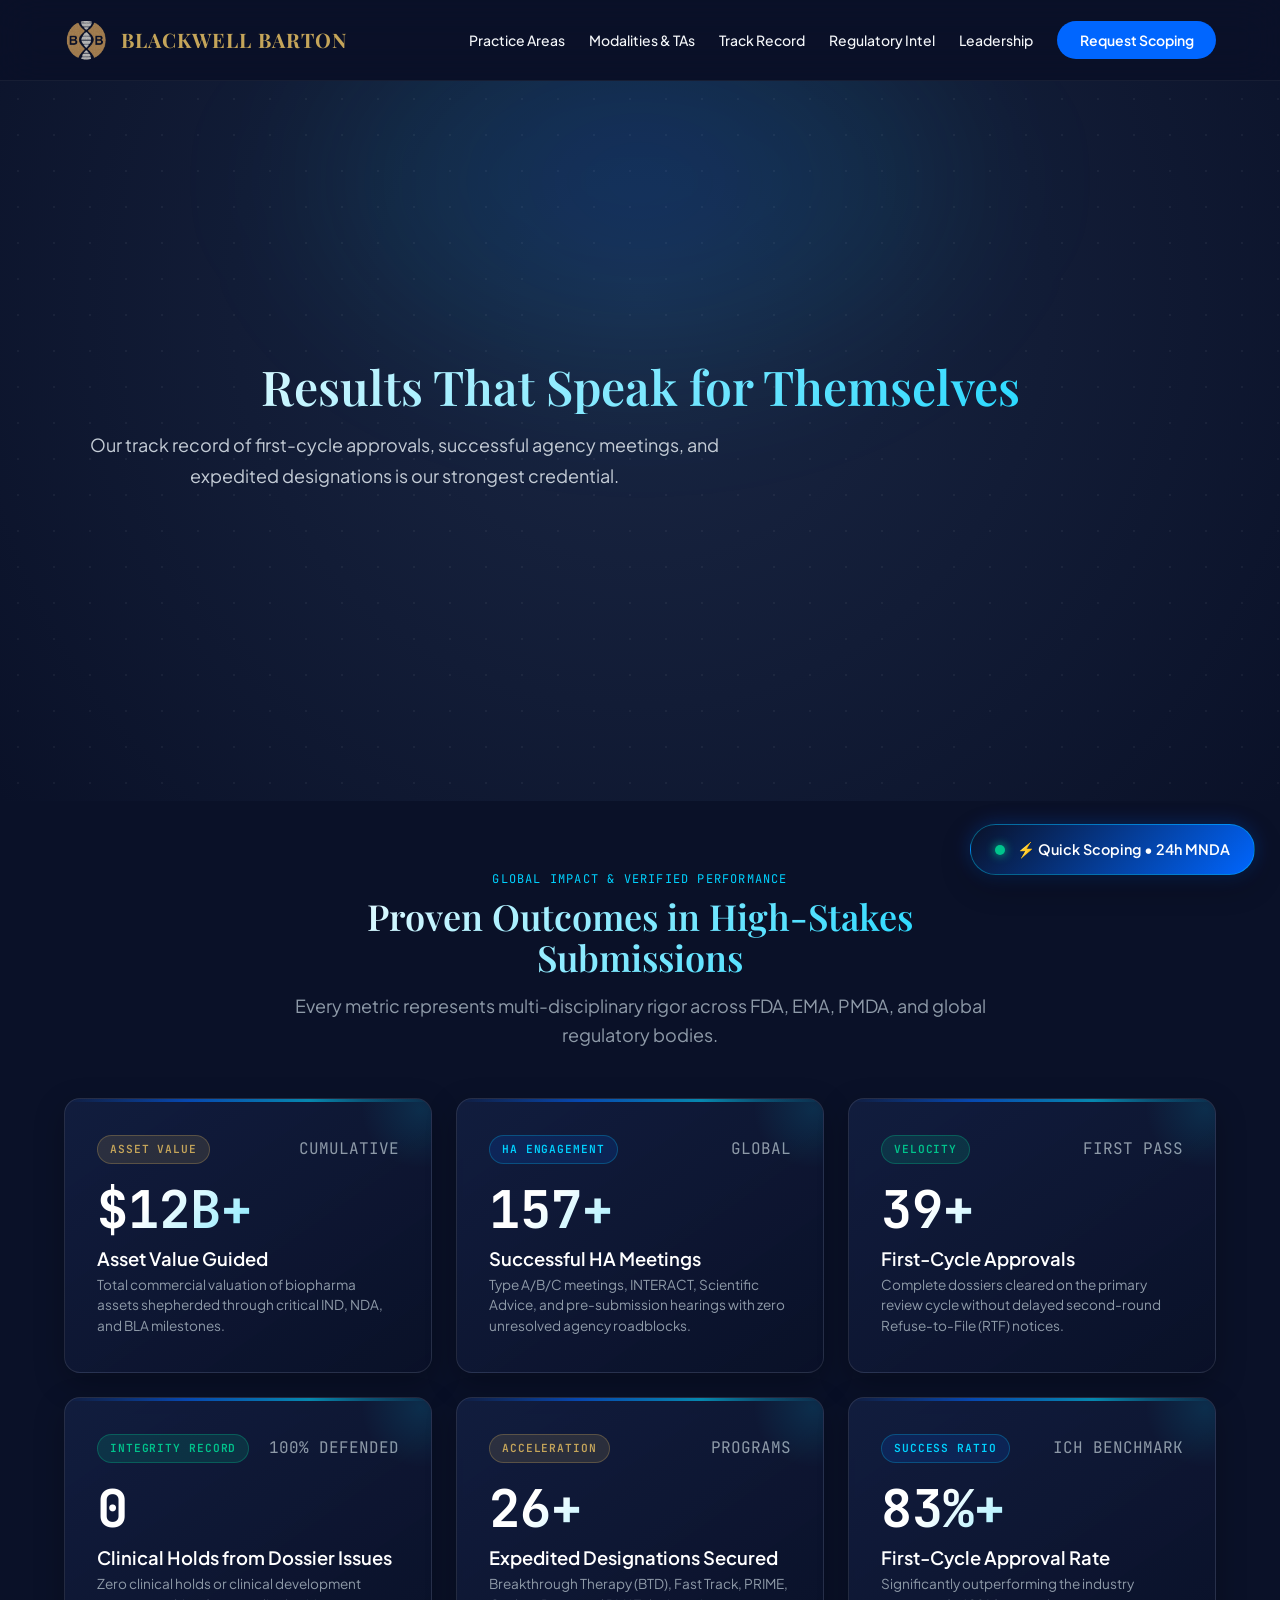
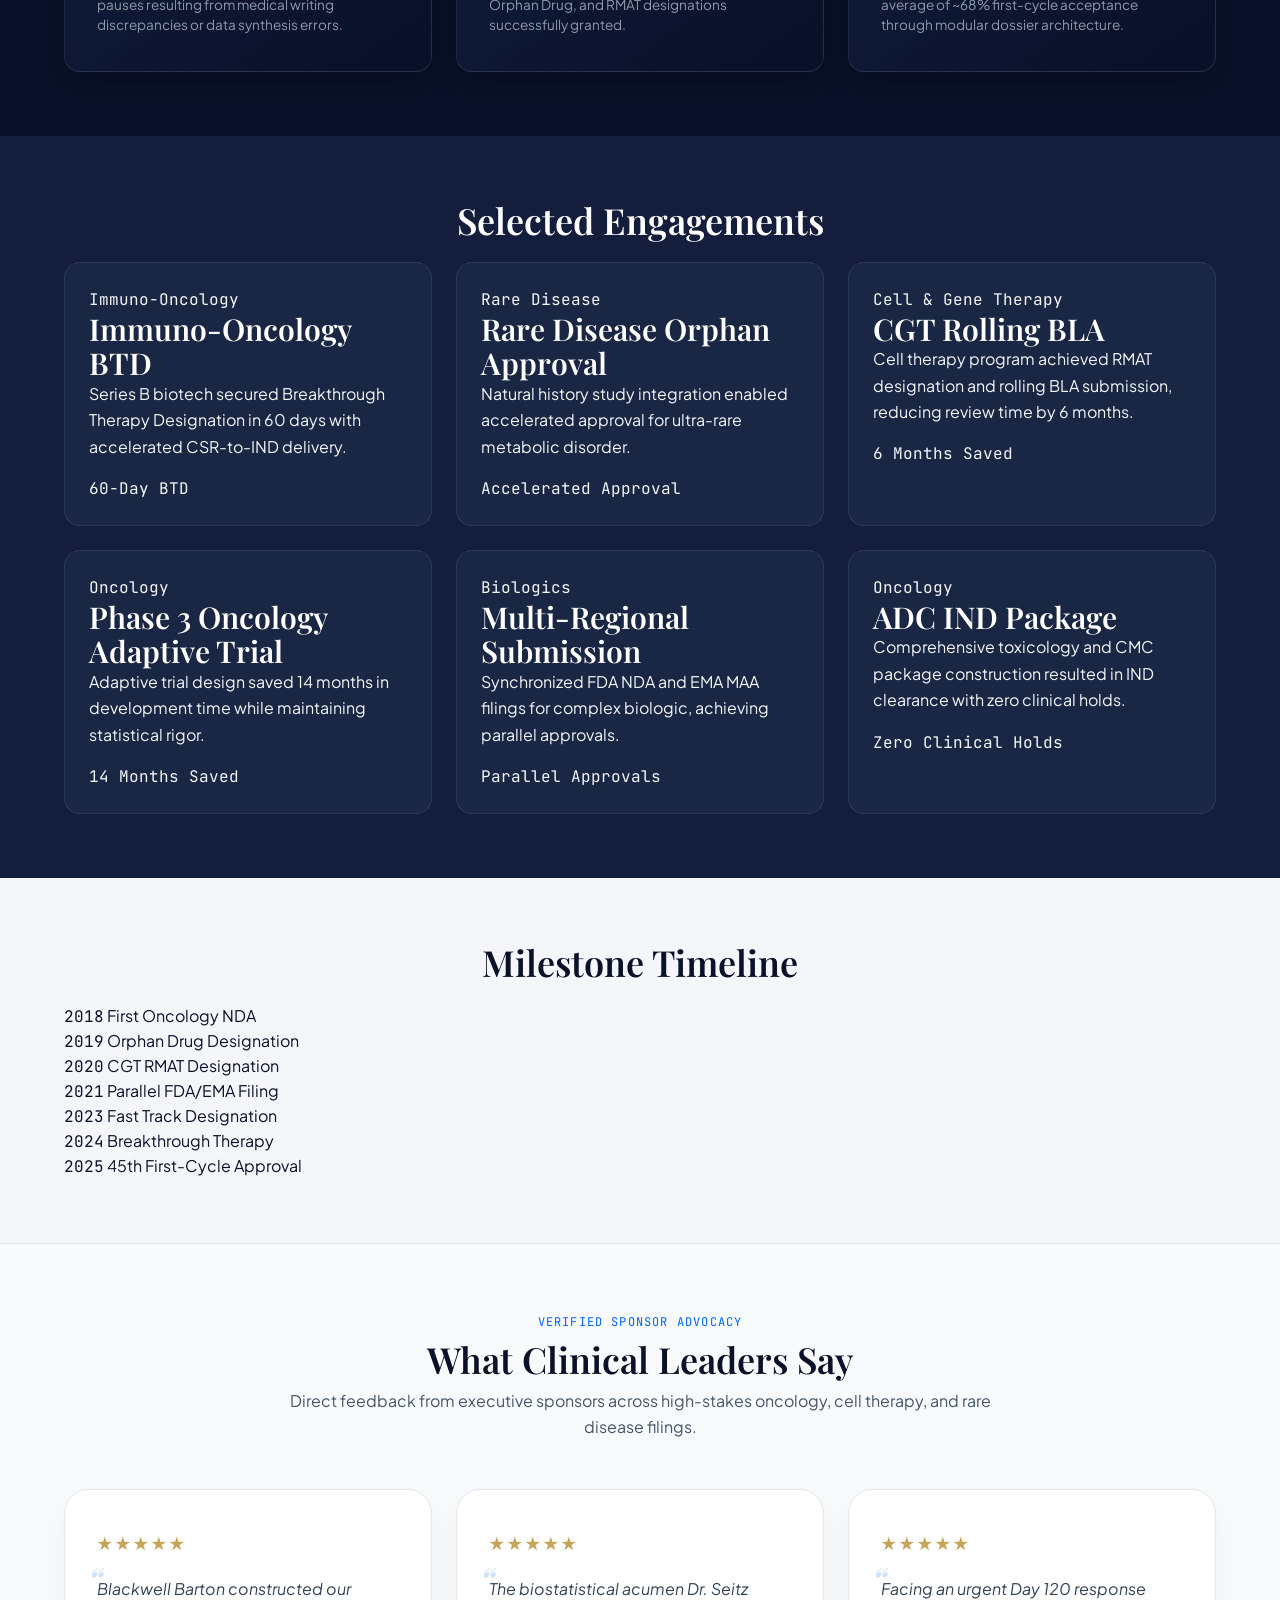
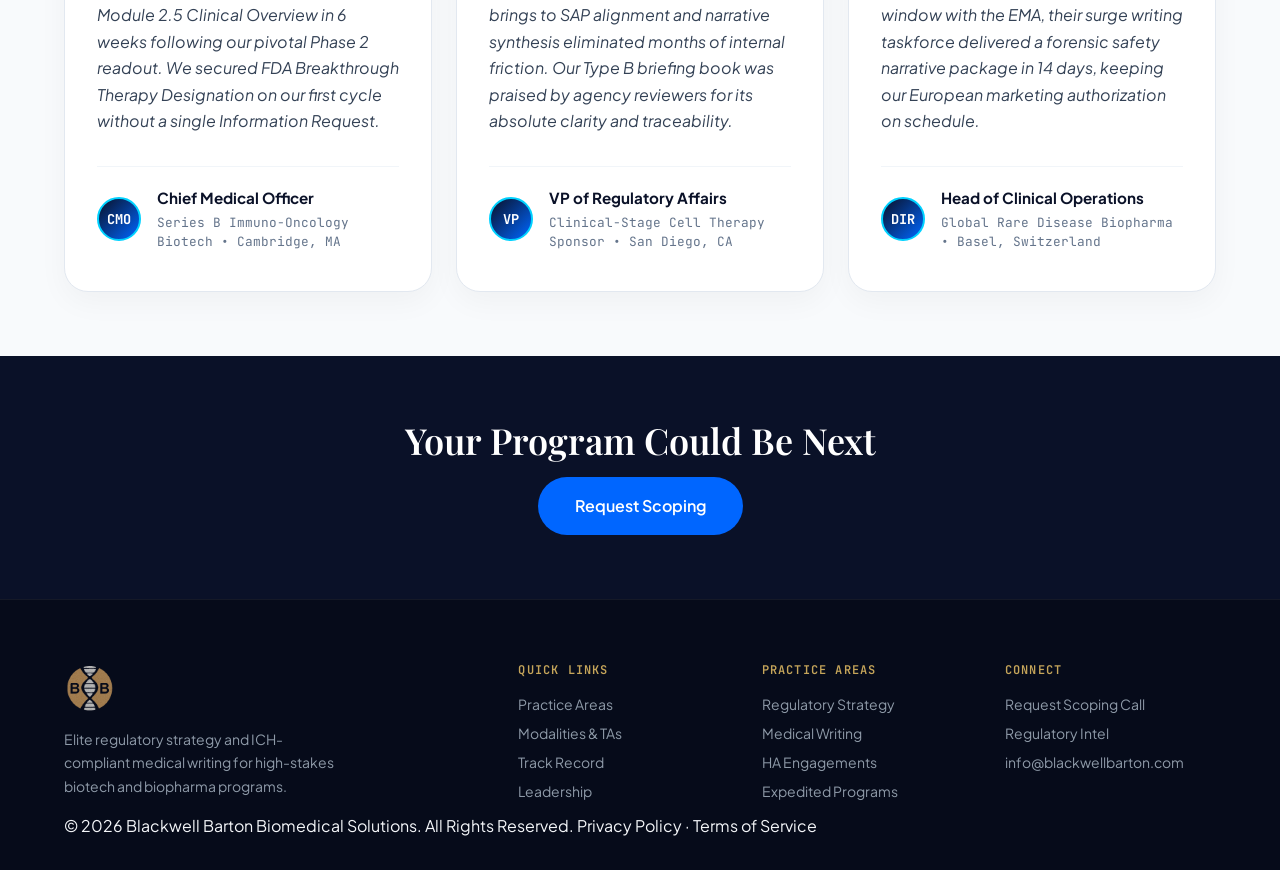
<file: track-record.html>
<!DOCTYPE html>
<html lang="en">
<head>
  <meta charset="UTF-8">
  <meta name="viewport" content="width=device-width, initial-scale=1.0">
  <title>Track Record — Blackwell Barton</title>
  <meta name="description" content="Proven results across 45+ first-cycle approvals and 180+ successful health authority meetings worldwide.">
  <link rel="preconnect" href="https://fonts.googleapis.com">
  <link rel="preconnect" href="https://fonts.gstatic.com" crossorigin>
  <link href="https://fonts.googleapis.com/css2?family=JetBrains+Mono:wght@400;500&family=Playfair+Display:wght@400;600;700&family=Plus+Jakarta+Sans:wght@300;400;500;600;700&display=swap" rel="stylesheet">
  <link rel="stylesheet" href="css/style.css">
</head>
<body>
  <!-- Navigation -->
  <nav class="nav" id="main-nav">
    <div class="nav__inner container">
      <a href="index.html" class="nav__logo">
        <img src="assets/images/logo.png" alt="" class="nav__logo-img">
        <span class="nav__logo-text">BLACKWELL BARTON</span>
      </a>
      <button class="nav__mobile-toggle" aria-label="Toggle navigation" id="nav-toggle">
        <span></span><span></span><span></span>
      </button>
      <ul class="nav__links" id="nav-links">
        <li class="nav__dropdown">
          <a href="practice-areas.html" class="nav__link">Practice Areas</a>
          <div class="nav__dropdown-content">
            <a href="practice-areas.html#strategy">Strategic Regulatory Roadmap</a>
            <a href="practice-areas.html#engagements">Health Authority Engagements</a>
            <a href="practice-areas.html#writing">Regulatory Medical Writing</a>
            <a href="practice-areas.html#expedited">Expedited Programs</a>
          </div>
        </li>
        <li><a href="therapeutic-areas.html" class="nav__link">Modalities & TAs</a></li>
        <li><a href="track-record.html" class="nav__link">Track Record</a></li>
        <li><a href="regulatory-intel.html" class="nav__link">Regulatory Intel</a></li>
        <li><a href="leadership.html" class="nav__link">Leadership</a></li>
        <li><a href="contact.html" class="nav__link nav__cta">Request Scoping</a></li>
      </ul>
    </div>
  </nav>

  <!-- Hero Section -->
  <header class="hero section--navy">
    <div class="container text-center">
      <div class="hero__content animate-on-scroll fade-up">
        <h1 class="hero__title text-gradient">Results That Speak for Themselves</h1>
        <p class="hero__subtitle">Our track record of first-cycle approvals, successful agency meetings, and expedited designations is our strongest credential.</p>
      </div>
    </div>
  </header>

  <!-- Metrics Dashboard (Engineered to Sing) -->
  <section class="section section--navy">
    <div class="container">
      <div class="section__header animate-on-scroll fade-up">
        <span class="section__tag">GLOBAL IMPACT & VERIFIED PERFORMANCE</span>
        <h2 class="section__title text-gradient">Proven Outcomes in High-Stakes Submissions</h2>
        <p class="section__desc">Every metric represents multi-disciplinary rigor across FDA, EMA, PMDA, and global regulatory bodies.</p>
      </div>

      <div class="metrics-grid animate-on-scroll fade-up">
        <!-- Metric 1 -->
        <div class="metric-card">
          <div class="metric-card__header">
            <span class="metric-card__badge metric-card__badge--gold">ASSET VALUE</span>
            <span class="text-mono text-sm" style="color:var(--silver);">CUMULATIVE</span>
          </div>
          <div class="metric-card__number count-up" data-target="14" data-prefix="$" data-suffix="B+">$14B+</div>
          <h3 class="metric-card__title">Asset Value Guided</h3>
          <p class="metric-card__desc">Total commercial valuation of biopharma assets shepherded through critical IND, NDA, and BLA milestones.</p>
        </div>

        <!-- Metric 2 -->
        <div class="metric-card">
          <div class="metric-card__header">
            <span class="metric-card__badge">HA ENGAGEMENT</span>
            <span class="text-mono text-sm" style="color:var(--silver);">GLOBAL</span>
          </div>
          <div class="metric-card__number count-up" data-target="180" data-suffix="+">180+</div>
          <h3 class="metric-card__title">Successful HA Meetings</h3>
          <p class="metric-card__desc">Type A/B/C meetings, INTERACT, Scientific Advice, and pre-submission hearings with zero unresolved agency roadblocks.</p>
        </div>

        <!-- Metric 3 -->
        <div class="metric-card">
          <div class="metric-card__header">
            <span class="metric-card__badge metric-card__badge--success">VELOCITY</span>
            <span class="text-mono text-sm" style="color:var(--silver);">FIRST PASS</span>
          </div>
          <div class="metric-card__number count-up" data-target="45" data-suffix="+">45+</div>
          <h3 class="metric-card__title">First-Cycle Approvals</h3>
          <p class="metric-card__desc">Complete dossiers cleared on the primary review cycle without delayed second-round Refuse-to-File (RTF) notices.</p>
        </div>

        <!-- Metric 4 -->
        <div class="metric-card">
          <div class="metric-card__header">
            <span class="metric-card__badge metric-card__badge--success">INTEGRITY RECORD</span>
            <span class="text-mono text-sm" style="color:var(--silver);">100% DEFENDED</span>
          </div>
          <div class="metric-card__number count-up" data-target="0" data-suffix="">0</div>
          <h3 class="metric-card__title">Clinical Holds from Dossier Issues</h3>
          <p class="metric-card__desc">Zero clinical holds or clinical development pauses resulting from medical writing discrepancies or data synthesis errors.</p>
        </div>

        <!-- Metric 5 -->
        <div class="metric-card">
          <div class="metric-card__header">
            <span class="metric-card__badge metric-card__badge--gold">ACCELERATION</span>
            <span class="text-mono text-sm" style="color:var(--silver);">PROGRAMS</span>
          </div>
          <div class="metric-card__number count-up" data-target="30" data-suffix="+">30+</div>
          <h3 class="metric-card__title">Expedited Designations Secured</h3>
          <p class="metric-card__desc">Breakthrough Therapy (BTD), Fast Track, PRIME, Orphan Drug, and RMAT designations successfully granted.</p>
        </div>

        <!-- Metric 6 -->
        <div class="metric-card">
          <div class="metric-card__header">
            <span class="metric-card__badge">SUCCESS RATIO</span>
            <span class="text-mono text-sm" style="color:var(--silver);">ICH BENCHMARK</span>
          </div>
          <div class="metric-card__number count-up" data-target="95" data-suffix="%+">95%+</div>
          <h3 class="metric-card__title">First-Cycle Approval Rate</h3>
          <p class="metric-card__desc">Significantly outperforming the industry average of ~68% first-cycle acceptance through modular dossier architecture.</p>
        </div>
      </div>
    </div>
  </section>

  <!-- Case Studies -->
  <section class="section section--dark">
    <div class="container">
      <h2 class="text-center mb-5 animate-on-scroll fade-up">Selected Engagements</h2>
      <div class="grid grid--3-col">
        <!-- Case 1 -->
        <div class="card card--case-study animate-on-scroll fade-up">
          <div class="card__body">
            <span class="card__tag text-mono">Immuno-Oncology</span>
            <h3 class="card__title">Immuno-Oncology BTD</h3>
            <p class="card__desc">Series B biotech secured Breakthrough Therapy Designation in 60 days with accelerated CSR-to-IND delivery.</p>
            <div class="card__meta">
              <span class="text-mono">60-Day BTD</span>
            </div>
          </div>
        </div>
        <!-- Case 2 -->
        <div class="card card--case-study animate-on-scroll fade-up" style="transition-delay: 100ms;">
          <div class="card__body">
            <span class="card__tag text-mono">Rare Disease</span>
            <h3 class="card__title">Rare Disease Orphan Approval</h3>
            <p class="card__desc">Natural history study integration enabled accelerated approval for ultra-rare metabolic disorder.</p>
            <div class="card__meta">
              <span class="text-mono">Accelerated Approval</span>
            </div>
          </div>
        </div>
        <!-- Case 3 -->
        <div class="card card--case-study animate-on-scroll fade-up" style="transition-delay: 200ms;">
          <div class="card__body">
            <span class="card__tag text-mono">Cell & Gene Therapy</span>
            <h3 class="card__title">CGT Rolling BLA</h3>
            <p class="card__desc">Cell therapy program achieved RMAT designation and rolling BLA submission, reducing review time by 6 months.</p>
            <div class="card__meta">
              <span class="text-mono">6 Months Saved</span>
            </div>
          </div>
        </div>
        <!-- Case 4 -->
        <div class="card card--case-study animate-on-scroll fade-up">
          <div class="card__body">
            <span class="card__tag text-mono">Oncology</span>
            <h3 class="card__title">Phase 3 Oncology Adaptive Trial</h3>
            <p class="card__desc">Adaptive trial design saved 14 months in development time while maintaining statistical rigor.</p>
            <div class="card__meta">
              <span class="text-mono">14 Months Saved</span>
            </div>
          </div>
        </div>
        <!-- Case 5 -->
        <div class="card card--case-study animate-on-scroll fade-up" style="transition-delay: 100ms;">
          <div class="card__body">
            <span class="card__tag text-mono">Biologics</span>
            <h3 class="card__title">Multi-Regional Submission</h3>
            <p class="card__desc">Synchronized FDA NDA and EMA MAA filings for complex biologic, achieving parallel approvals.</p>
            <div class="card__meta">
              <span class="text-mono">Parallel Approvals</span>
            </div>
          </div>
        </div>
        <!-- Case 6 -->
        <div class="card card--case-study animate-on-scroll fade-up" style="transition-delay: 200ms;">
          <div class="card__body">
            <span class="card__tag text-mono">Oncology</span>
            <h3 class="card__title">ADC IND Package</h3>
            <p class="card__desc">Comprehensive toxicology and CMC package construction resulted in IND clearance with zero clinical holds.</p>
            <div class="card__meta">
              <span class="text-mono">Zero Clinical Holds</span>
            </div>
          </div>
        </div>
      </div>
    </div>
  </section>

  <!-- Approval Timeline -->
  <section class="section section--light">
    <div class="container">
      <h2 class="text-center mb-5 animate-on-scroll fade-up">Milestone Timeline</h2>
      <div class="timeline-comparison animate-on-scroll fade-up">
        <div class="timeline__track">
          <div class="timeline__bar"></div>
          
          <div class="timeline__node timeline__node--top">
            <span class="timeline__year text-mono">2018</span>
            <span class="timeline__label">First Oncology NDA</span>
          </div>
          
          <div class="timeline__node timeline__node--bottom">
            <span class="timeline__year text-mono">2019</span>
            <span class="timeline__label">Orphan Drug Designation</span>
          </div>

          <div class="timeline__node timeline__node--top">
            <span class="timeline__year text-mono">2020</span>
            <span class="timeline__label">CGT RMAT Designation</span>
          </div>

          <div class="timeline__node timeline__node--bottom">
            <span class="timeline__year text-mono">2021</span>
            <span class="timeline__label">Parallel FDA/EMA Filing</span>
          </div>

          <div class="timeline__node timeline__node--top">
            <span class="timeline__year text-mono">2023</span>
            <span class="timeline__label">Fast Track Designation</span>
          </div>

          <div class="timeline__node timeline__node--bottom">
            <span class="timeline__year text-mono">2024</span>
            <span class="timeline__label">Breakthrough Therapy</span>
          </div>
          
          <div class="timeline__node timeline__node--top">
            <span class="timeline__year text-mono">2025</span>
            <span class="timeline__label">45th First-Cycle Approval</span>
          </div>
        </div>
      </div>
    </div>
  </section>

  <!-- Verified Sponsor Testimonials -->
  <section class="section section--light" style="background: #F8FAFC; border-top: 1px solid #E2E8F0;">
    <div class="container">
      <div class="section__header text-center animate-on-scroll fade-up">
        <span class="section__tag" style="color:var(--cobalt);">VERIFIED SPONSOR ADVOCACY</span>
        <h2 style="color:var(--navy); margin-bottom: 0.5rem;">What Clinical Leaders Say</h2>
        <p style="color:#475569;">Direct feedback from executive sponsors across high-stakes oncology, cell therapy, and rare disease filings.</p>
      </div>

      <div class="testimonials-grid">
        <div class="testimonial-card animate-on-scroll fade-up">
          <div class="testimonial-card__stars">★★★★★</div>
          <p class="testimonial-card__quote">
            Blackwell Barton constructed our Module 2.5 Clinical Overview in 6 weeks following our pivotal Phase 2 readout. We secured FDA Breakthrough Therapy Designation on our first cycle without a single Information Request.
          </p>
          <div class="testimonial-card__author">
            <div class="testimonial-card__avatar-badge">CMO</div>
            <div>
              <div class="testimonial-card__name">Chief Medical Officer</div>
              <div class="testimonial-card__meta">Series B Immuno-Oncology Biotech &bull; Cambridge, MA</div>
            </div>
          </div>
        </div>

        <div class="testimonial-card animate-on-scroll fade-up" data-delay="100">
          <div class="testimonial-card__stars">★★★★★</div>
          <p class="testimonial-card__quote">
            The biostatistical acumen Dr. Seitz brings to SAP alignment and narrative synthesis eliminated months of internal friction. Our Type B briefing book was praised by agency reviewers for its absolute clarity and traceability.
          </p>
          <div class="testimonial-card__author">
            <div class="testimonial-card__avatar-badge">VP</div>
            <div>
              <div class="testimonial-card__name">VP of Regulatory Affairs</div>
              <div class="testimonial-card__meta">Clinical-Stage Cell Therapy Sponsor &bull; San Diego, CA</div>
            </div>
          </div>
        </div>

        <div class="testimonial-card animate-on-scroll fade-up" data-delay="200">
          <div class="testimonial-card__stars">★★★★★</div>
          <p class="testimonial-card__quote">
            Facing an urgent Day 120 response window with the EMA, their surge writing taskforce delivered a forensic safety narrative package in 14 days, keeping our European marketing authorization on schedule.
          </p>
          <div class="testimonial-card__author">
            <div class="testimonial-card__avatar-badge">DIR</div>
            <div>
              <div class="testimonial-card__name">Head of Clinical Operations</div>
              <div class="testimonial-card__meta">Global Rare Disease Biopharma &bull; Basel, Switzerland</div>
            </div>
          </div>
        </div>
      </div>
    </div>
  </section>

  <!-- Bottom CTA -->
  <section class="section section--navy text-center">
    <div class="container animate-on-scroll fade-up">
      <h2 class="mb-4">Your Program Could Be Next</h2>
      <a href="contact.html" class="btn btn--primary btn--lg">Request Scoping</a>
    </div>
  </section>

  <!-- Footer -->
  <footer class="footer">
    <div class="footer__inner container">
      <div class="footer__col">
        <img src="assets/images/logo.png" alt="Blackwell Barton" style="height:48px;margin-bottom:16px;">
        <p style="color:var(--silver);font-size:var(--text-sm);max-width:280px;">Elite regulatory strategy and ICH-compliant medical writing for high-stakes biotech and biopharma programs.</p>
      </div>
      <div class="footer__col">
        <h4 class="footer__heading">Quick Links</h4>
        <a href="practice-areas.html" class="footer__link">Practice Areas</a>
        <a href="therapeutic-areas.html" class="footer__link">Modalities & TAs</a>
        <a href="track-record.html" class="footer__link">Track Record</a>
        <a href="leadership.html" class="footer__link">Leadership</a>
      </div>
      <div class="footer__col">
        <h4 class="footer__heading">Practice Areas</h4>
        <a href="practice-areas.html#strategy" class="footer__link">Regulatory Strategy</a>
        <a href="practice-areas.html#writing" class="footer__link">Medical Writing</a>
        <a href="practice-areas.html#engagements" class="footer__link">HA Engagements</a>
        <a href="practice-areas.html#expedited" class="footer__link">Expedited Programs</a>
      </div>
      <div class="footer__col">
        <h4 class="footer__heading">Connect</h4>
        <a href="contact.html" class="footer__link">Request Scoping Call</a>
        <a href="regulatory-intel.html" class="footer__link">Regulatory Intel</a>
        <a href="mailto:info@blackwellbarton.com" class="footer__link">info@blackwellbarton.com</a>
      </div>
    </div>
    <div class="footer__bottom container">
      <span class="footer__copyright">© <span class="current-year">2026</span> Blackwell Barton Biomedical Solutions. All Rights Reserved.</span>
      <span>Privacy Policy · Terms of Service</span>
    </div>
  </footer>

  <!-- Floating Quick-Scope Action Pill -->
  <a href="contact.html" class="floating-quick-scope" title="Confidential Regulatory Scoping">
    <span class="floating-quick-scope__dot"></span>
    <span>⚡ Quick Scoping &bull; 24h MNDA</span>
  </a>

  <script src="js/main.js"></script>
</body>
</html>
</file>
<file: css/style.css>
/* ==========================================================================
   BLACKWELL BARTON - UNIFIED MASTER STYLESHEET
   High-performance, zero-import-cascade stylesheet
   ========================================================================== */

/* --------------------------------------------------------------------------
   1. DESIGN SYSTEM TOKENS
   -------------------------------------------------------------------------- */
:root {
  /* Colors */
  --navy: #0A1128;
  --navy-light: #141E3C;
  --navy-mid: #1A2744;
  --slate: #F4F6F9;
  --white: #FFFFFF;
  --cobalt: #0066FF;
  --cyan: #00D2FF;
  --silver: #8E9AA8;
  --silver-light: #C4CCD6;
  --gold: #C5A55A;
  --gold-light: #D4BC7C;
  --success: #00C48C;
  --error: #FF4757;

  /* Fonts */
  --font-display: 'Playfair Display', serif;
  --font-body: 'Plus Jakarta Sans', -apple-system, BlinkMacSystemFont, 'Segoe UI', Roboto, sans-serif;
  --font-mono: 'JetBrains Mono', monospace;

  /* Font Sizes */
  --text-xs: 0.75rem;     /* 12px */
  --text-sm: 0.875rem;    /* 14px */
  --text-base: 1rem;      /* 16px */
  --text-lg: 1.125rem;    /* 18px */
  --text-xl: 1.25rem;     /* 20px */
  --text-2xl: 1.5rem;     /* 24px */
  --text-3xl: 1.875rem;   /* 30px */
  --text-4xl: 2.25rem;    /* 36px */
  --text-5xl: 3rem;       /* 48px */
  --text-6xl: 3.75rem;    /* 60px */

  /* Font Weights */
  --fw-light: 300;
  --fw-normal: 400;
  --fw-medium: 500;
  --fw-semibold: 600;
  --fw-bold: 700;

  /* Line Heights */
  --lh-tight: 1.15;
  --lh-normal: 1.5;
  --lh-relaxed: 1.75;

  /* Letter Spacing */
  --ls-tight: -0.02em;
  --ls-normal: 0;
  --ls-wide: 0.02em;
  --ls-wider: 0.05em;

  /* Spacing Scale */
  --space-1: 0.25rem;
  --space-2: 0.5rem;
  --space-3: 0.75rem;
  --space-4: 1rem;
  --space-5: 1.25rem;
  --space-6: 1.5rem;
  --space-8: 2rem;
  --space-10: 2.5rem;
  --space-12: 3rem;
  --space-16: 4rem;
  --space-20: 5rem;

  /* Border Radius */
  --radius-sm: 0.25rem;
  --radius-md: 0.5rem;
  --radius-lg: 1rem;
  --radius-xl: 1.5rem;
  --radius-full: 9999px;

  /* Shadows */
  --shadow-sm: 0 1px 2px rgba(0, 0, 0, 0.05);
  --shadow-md: 0 4px 6px -1px rgba(0, 0, 0, 0.1);
  --shadow-lg: 0 10px 15px -3px rgba(0, 0, 0, 0.1);
  --shadow-xl: 0 20px 25px -5px rgba(0, 0, 0, 0.15);
  --shadow-glow-cobalt: 0 0 20px rgba(0, 102, 255, 0.35);

  /* Transitions */
  --transition-fast: 150ms cubic-bezier(0.4, 0, 0.2, 1);
  --transition-normal: 250ms cubic-bezier(0.4, 0, 0.2, 1);
  --transition-slow: 400ms cubic-bezier(0.4, 0, 0.2, 1);

  /* Container Widths */
  --container-sm: 640px;
  --container-md: 768px;
  --container-lg: 1024px;
  --container-xl: 1200px;

  /* Z-index */
  --z-base: 1;
  --z-dropdown: 100;
  --z-sticky: 1000;
}

/* --------------------------------------------------------------------------
   2. RESET & BASE STYLES
   -------------------------------------------------------------------------- */
*, *::before, *::after {
  box-sizing: border-box;
}

body, h1, h2, h3, h4, h5, h6, p, figure, blockquote, dl, dd, ul, ol {
  margin: 0;
  padding: 0;
}

ul, ol {
  list-style: none;
}

html {
  scroll-behavior: smooth;
}

body {
  min-height: 100vh;
  line-height: var(--lh-normal);
  font-family: var(--font-body);
  background-color: var(--navy);
  color: var(--slate);
  overflow-x: hidden;
  -webkit-font-smoothing: antialiased;
}

img {
  max-width: 100%;
  height: auto;
  display: block;
}

input, button, textarea, select {
  font: inherit;
}

/* Typography */
h1, h2, h3, h4, h5, h6 {
  font-family: var(--font-display);
  font-weight: var(--fw-semibold);
  line-height: var(--lh-tight);
  color: var(--white);
}

h1 { font-size: var(--text-5xl); }
h2 { font-size: var(--text-4xl); }
h3 { font-size: var(--text-3xl); }
h4 { font-size: var(--text-2xl); }
h5 { font-size: var(--text-xl); }
h6 { font-size: var(--text-lg); }

@media (max-width: 768px) {
  h1 { font-size: 2.25rem; }
  h2 { font-size: 1.75rem; }
  h3 { font-size: 1.5rem; }
  h4 { font-size: 1.25rem; }
}

p {
  margin-bottom: var(--space-4);
  line-height: 1.65;
}

a {
  color: var(--cobalt);
  text-decoration: none;
  transition: color var(--transition-normal);
}

a:hover {
  color: var(--cyan);
}

strong {
  font-weight: var(--fw-semibold);
}

/* Global Utilities */
.container {
  width: 100%;
  max-width: var(--container-xl);
  margin-left: auto;
  margin-right: auto;
  padding-left: var(--space-6);
  padding-right: var(--space-6);
}

.container--narrow {
  max-width: var(--container-md);
}

.text-center { text-align: center; }
.text-left { text-align: left; }
.text-right { text-align: right; }
.text-mono { font-family: var(--font-mono); }

.text-gradient {
  background: linear-gradient(135deg, var(--white) 0%, var(--cyan) 100%);
  -webkit-background-clip: text;
  -webkit-text-fill-color: transparent;
  background-clip: text;
}

.text-gradient-cobalt {
  background: linear-gradient(135deg, var(--cobalt) 0%, var(--cyan) 100%);
  -webkit-background-clip: text;
  -webkit-text-fill-color: transparent;
  background-clip: text;
}

/* Margin Utilities */
.mb-1 { margin-bottom: var(--space-1); }
.mb-2 { margin-bottom: var(--space-2); }
.mb-3 { margin-bottom: var(--space-3); }
.mb-4 { margin-bottom: var(--space-4); }
.mb-5 { margin-bottom: var(--space-5); }
.mb-6 { margin-bottom: var(--space-6); }
.mb-8 { margin-bottom: var(--space-8); }
.mb-12 { margin-bottom: var(--space-12); }

.mt-1 { margin-top: var(--space-1); }
.mt-2 { margin-top: var(--space-2); }
.mt-3 { margin-top: var(--space-3); }
.mt-4 { margin-top: var(--space-4); }
.mt-5 { margin-top: var(--space-5); }
.mt-6 { margin-top: var(--space-6); }
.mt-8 { margin-top: var(--space-8); }
.mt-12 { margin-top: var(--space-12); }

.py-2 { padding-top: var(--space-2); padding-bottom: var(--space-2); }
.py-4 { padding-top: var(--space-4); padding-bottom: var(--space-4); }
.py-6 { padding-top: var(--space-6); padding-bottom: var(--space-6); }
.py-8 { padding-top: var(--space-8); padding-bottom: var(--space-8); }
.py-12 { padding-top: var(--space-12); padding-bottom: var(--space-12); }
.py-16 { padding-top: var(--space-16); padding-bottom: var(--space-16); }

.flex { display: flex; }
.mx-auto { margin-left: auto; margin-right: auto; }

/* Grid Utilities */
.grid {
  display: grid;
  gap: var(--space-6);
}
.grid--2-col { grid-template-columns: repeat(2, 1fr); }
.grid--3-col { grid-template-columns: repeat(3, 1fr); }
.grid--4-col { grid-template-columns: repeat(4, 1fr); }

@media (max-width: 1024px) {
  .grid--4-col { grid-template-columns: repeat(2, 1fr); }
  .grid--3-col { grid-template-columns: repeat(2, 1fr); }
}
@media (max-width: 768px) {
  .grid--4-col,
  .grid--3-col,
  .grid--2-col { grid-template-columns: 1fr; }
}

/* Section Variants */
.section {
  padding: var(--space-16) 0;
  position: relative;
}

.section--navy {
  background: var(--navy);
  color: var(--slate);
}

.section--dark {
  background: var(--navy-light);
  color: var(--slate);
}

.section--light {
  background: var(--slate);
  color: var(--navy);
}

.section--light h2,
.section--light h3,
.section--light h4 {
  color: var(--navy);
}

.section--light p {
  color: #334155;
}

.section__header {
  text-align: center;
  max-width: 750px;
  margin: 0 auto var(--space-12);
}

.section__tag {
  display: inline-block;
  font-family: var(--font-mono);
  font-size: var(--text-xs);
  text-transform: uppercase;
  letter-spacing: 0.1em;
  color: var(--cyan);
  margin-bottom: var(--space-2);
}

.section__title {
  font-size: var(--text-4xl);
  margin-bottom: var(--space-3);
}

.section__desc {
  color: var(--silver);
  font-size: var(--text-lg);
}

/* --------------------------------------------------------------------------
   3. COMPONENTS
   -------------------------------------------------------------------------- */

/* --------------------------------------------------------------------------
   3. COMPONENTS
   -------------------------------------------------------------------------- */

/* Glass Panel */
.glass-panel {
  background: rgba(16, 26, 54, 0.7);
  backdrop-filter: blur(20px);
  -webkit-backdrop-filter: blur(20px);
  border: 1px solid rgba(255, 255, 255, 0.1);
  border-radius: var(--radius-lg);
  box-shadow: 0 12px 40px rgba(0, 0, 0, 0.25);
  transition: all var(--transition-normal);
}

.glass-panel--light {
  background: #FFFFFF;
  border: 1px solid rgba(10, 17, 40, 0.08);
  border-radius: var(--radius-lg);
  box-shadow: 0 10px 30px rgba(0, 0, 0, 0.04);
}

/* ==========================================================================
   METRIC CARDS - DESIGNED TO SING
   ========================================================================== */
.metrics-grid {
  display: grid;
  grid-template-columns: repeat(3, 1fr);
  gap: var(--space-6);
  margin-top: var(--space-8);
}

@media (max-width: 1024px) {
  .metrics-grid {
    grid-template-columns: repeat(2, 1fr);
  }
}

@media (max-width: 640px) {
  .metrics-grid {
    grid-template-columns: 1fr;
  }
}

.metric-card {
  position: relative;
  background: linear-gradient(145deg, rgba(20, 32, 68, 0.8) 0%, rgba(10, 17, 40, 0.95) 100%);
  border: 1px solid rgba(255, 255, 255, 0.1);
  border-radius: var(--radius-lg);
  padding: 2.25rem 2rem;
  overflow: hidden;
  transition: all 0.35s cubic-bezier(0.4, 0, 0.2, 1);
  box-shadow: 0 10px 30px rgba(0, 0, 0, 0.25);
}

.metric-card::before {
  content: '';
  position: absolute;
  top: 0;
  left: 0;
  right: 0;
  height: 3px;
  background: linear-gradient(90deg, transparent, var(--cobalt), var(--cyan), transparent);
  opacity: 0.6;
  transition: opacity 0.3s ease;
}

.metric-card::after {
  content: '';
  position: absolute;
  top: -50px;
  right: -50px;
  width: 120px;
  height: 120px;
  background: radial-gradient(circle, rgba(0, 210, 255, 0.12) 0%, transparent 70%);
  pointer-events: none;
  transition: transform 0.5s ease;
}

.metric-card:hover {
  transform: translateY(-5px);
  border-color: rgba(0, 210, 255, 0.35);
  box-shadow: 0 20px 45px rgba(0, 0, 0, 0.4), 0 0 25px rgba(0, 102, 255, 0.2);
}

.metric-card:hover::before {
  opacity: 1;
}

.metric-card:hover::after {
  transform: scale(1.5);
}

.metric-card__header {
  display: flex;
  justify-content: space-between;
  align-items: center;
  margin-bottom: 1.25rem;
}

.metric-card__badge {
  font-family: var(--font-mono);
  font-size: 0.7rem;
  font-weight: 600;
  text-transform: uppercase;
  letter-spacing: 0.08em;
  padding: 0.3rem 0.75rem;
  border-radius: var(--radius-full);
  background: rgba(0, 102, 255, 0.15);
  color: var(--cyan);
  border: 1px solid rgba(0, 210, 255, 0.25);
}

.metric-card__badge--gold {
  background: rgba(197, 165, 90, 0.15);
  color: var(--gold);
  border-color: rgba(197, 165, 90, 0.3);
}

.metric-card__badge--success {
  background: rgba(0, 196, 140, 0.15);
  color: var(--success);
  border-color: rgba(0, 196, 140, 0.3);
}

.metric-card__number {
  font-family: var(--font-mono);
  font-size: 3.25rem;
  font-weight: 700;
  line-height: 1;
  margin-bottom: 0.75rem;
  background: linear-gradient(135deg, #FFFFFF 20%, var(--cyan) 100%);
  -webkit-background-clip: text;
  -webkit-text-fill-color: transparent;
  background-clip: text;
}

.metric-card__title {
  font-family: var(--font-body);
  font-size: 1.15rem;
  font-weight: 600;
  color: var(--white);
  margin-bottom: 0.4rem;
}

.metric-card__desc {
  font-size: 0.85rem;
  color: var(--silver);
  line-height: 1.5;
  margin-bottom: 0;
}

/* ==========================================================================
   REGULATORY RADAR CARDS - HIGH CONTRAST & DEPTH
   ========================================================================== */
.radar-grid {
  display: grid;
  grid-template-columns: repeat(3, 1fr);
  gap: var(--space-6);
  margin-top: var(--space-8);
}

@media (max-width: 1024px) {
  .radar-grid {
    grid-template-columns: 1fr;
  }
}

.radar-card {
  position: relative;
  background: #FFFFFF;
  border: 1px solid #E2E8F0;
  border-radius: var(--radius-lg);
  padding: 2.25rem;
  box-shadow: 0 4px 20px rgba(0, 0, 0, 0.05);
  transition: all 0.3s ease;
  display: flex;
  flex-direction: column;
  justify-content: space-between;
}

.radar-card:hover {
  transform: translateY(-4px);
  border-color: var(--cobalt);
  box-shadow: 0 15px 35px rgba(0, 102, 255, 0.12);
}

.radar-card--featured {
  border-top: 4px solid var(--cobalt);
}

.radar-card__top {
  display: flex;
  justify-content: space-between;
  align-items: center;
  margin-bottom: 1.25rem;
}

.radar-badge {
  display: inline-flex;
  align-items: center;
  gap: 0.5rem;
  font-family: var(--font-mono);
  font-size: 0.75rem;
  font-weight: 600;
  text-transform: uppercase;
  letter-spacing: 0.05em;
  padding: 0.35rem 0.85rem;
  border-radius: var(--radius-full);
  background: rgba(0, 102, 255, 0.08);
  color: var(--cobalt);
}

.radar-badge__dot {
  width: 8px;
  height: 8px;
  border-radius: 50%;
  background: var(--cobalt);
  display: inline-block;
  position: relative;
}

.radar-badge__dot::after {
  content: '';
  position: absolute;
  top: -2px;
  left: -2px;
  width: 12px;
  height: 12px;
  border-radius: 50%;
  border: 2px solid var(--cobalt);
  animation: radar-ping 1.8s cubic-bezier(0, 0, 0.2, 1) infinite;
}

@keyframes radar-ping {
  75%, 100% {
    transform: scale(2);
    opacity: 0;
  }
}

.radar-card__read-time {
  font-family: var(--font-mono);
  font-size: 0.75rem;
  color: #64748B;
}

.radar-card__title {
  font-family: var(--font-display);
  font-size: 1.35rem;
  color: var(--navy);
  margin-bottom: 1rem;
  line-height: 1.35;
}

.radar-card__summary {
  font-size: 0.925rem;
  color: #475569;
  line-height: 1.6;
  margin-bottom: 1.5rem;
}

.radar-card__footer {
  display: flex;
  justify-content: space-between;
  align-items: center;
  padding-top: 1.25rem;
  border-top: 1px solid #EDF2F7;
}

.radar-card__date {
  font-family: var(--font-mono);
  font-size: 0.8rem;
  color: #94A3B8;
}

.radar-card__link {
  font-weight: 600;
  font-size: 0.85rem;
  color: var(--cobalt);
  display: inline-flex;
  align-items: center;
  gap: 0.35rem;
  transition: gap 0.2s ease;
}

.radar-card:hover .radar-card__link {
  gap: 0.6rem;
  color: #0052cc;
}

/* ==========================================================================
   CONTACT FORM & DOSSIER UPLOAD INTAKE PORTAL
   ========================================================================== */
.intake-portal {
  background: #FFFFFF;
  border: 1px solid #E2E8F0;
  border-radius: var(--radius-xl);
  padding: 3rem;
  box-shadow: 0 15px 45px rgba(0, 0, 0, 0.06);
}

@media (max-width: 768px) {
  .intake-portal {
    padding: 1.75rem;
  }
}

.form__label {
  display: block;
  font-size: 0.875rem;
  font-weight: 600;
  color: #1E293B;
  margin-bottom: 0.4rem;
}

.form__input,
.form__textarea,
.form__select {
  width: 100%;
  padding: 0.85rem 1.1rem;
  background: #F8FAFC;
  border: 1.5px solid #CBD5E1;
  border-radius: var(--radius-md);
  color: #0F172A;
  font-size: 0.95rem;
  transition: all 0.2s ease;
}

.form__input::placeholder,
.form__textarea::placeholder {
  color: #94A3B8;
}

.form__input:focus,
.form__textarea:focus,
.form__select:focus {
  background: #FFFFFF;
  border-color: var(--cobalt);
  outline: none;
  box-shadow: 0 0 0 3px rgba(0, 102, 255, 0.15);
}

.form__select {
  appearance: none;
  background-image: url("data:image/svg+xml,%3Csvg xmlns='http://www.w3.org/2000/svg' width='16' height='16' viewBox='0 0 24 24' fill='none' stroke='%23475569' stroke-width='2' stroke-linecap='round' stroke-linejoin='round'%3E%3Cpath d='m6 9 6 6 6-6'/%3E%3C/svg%3E");
  background-repeat: no-repeat;
  background-position: right 1rem center;
  padding-right: 2.5rem;
  cursor: pointer;
}

/* Drag & Drop Upload Zone */
.upload-dropzone {
  position: relative;
  border: 2px dashed #94A3B8;
  border-radius: var(--radius-lg);
  padding: 2.25rem 1.5rem;
  text-align: center;
  background: #F8FAFC;
  cursor: pointer;
  transition: all 0.25s ease;
}

.upload-dropzone:hover,
.upload-dropzone.drag-active {
  border-color: var(--cobalt);
  background: rgba(0, 102, 255, 0.04);
}

.upload-dropzone.drag-active {
  transform: scale(1.01);
  box-shadow: 0 0 0 4px rgba(0, 102, 255, 0.15);
}

.upload-dropzone__icon {
  width: 44px;
  height: 44px;
  margin: 0 auto 0.75rem;
  color: var(--cobalt);
}

.upload-dropzone__title {
  font-weight: 600;
  font-size: 0.95rem;
  color: #1E293B;
  margin-bottom: 0.25rem;
}

.upload-dropzone__subtitle {
  font-size: 0.8rem;
  color: #64748B;
  font-family: var(--font-mono);
}

.file-preview-list {
  margin-top: 1rem;
  display: flex;
  flex-direction: column;
  gap: 0.5rem;
}

.file-preview-item {
  display: flex;
  align-items: center;
  justify-content: space-between;
  background: #EDF2F7;
  border: 1px solid #CBD5E1;
  border-radius: var(--radius-md);
  padding: 0.6rem 1rem;
  font-size: 0.85rem;
  color: #1E293B;
}

.file-preview-item__name {
  font-weight: 500;
  display: flex;
  align-items: center;
  gap: 0.5rem;
  overflow: hidden;
  text-overflow: ellipsis;
  white-space: nowrap;
}

.file-preview-item__remove {
  background: none;
  border: none;
  color: #E53E3E;
  cursor: pointer;
  font-weight: bold;
  padding: 0.2rem 0.5rem;
  border-radius: 4px;
  transition: background 0.2s ease;
}

.file-preview-item__remove:hover {
  background: rgba(229, 62, 62, 0.1);
}

/* Intake Sidebar - Roadmap & Security */
.intake-sidebar {
  background: linear-gradient(160deg, #0E1A38 0%, #060B1A 100%);
  border: 1px solid rgba(255, 255, 255, 0.12);
  border-radius: var(--radius-xl);
  padding: 3rem 2.5rem;
  color: var(--white);
  box-shadow: 0 15px 45px rgba(0, 0, 0, 0.3);
}

@media (max-width: 768px) {
  .intake-sidebar {
    padding: 2rem 1.5rem;
  }
}

.roadmap-steps {
  position: relative;
  margin: 2rem 0;
  padding-left: 2rem;
}

.roadmap-steps::before {
  content: '';
  position: absolute;
  top: 10px;
  bottom: 20px;
  left: 11px;
  width: 2px;
  background: linear-gradient(180deg, var(--cobalt) 0%, var(--cyan) 100%);
}

.roadmap-step {
  position: relative;
  margin-bottom: 1.75rem;
}

.roadmap-step:last-child {
  margin-bottom: 0;
}

.roadmap-step__marker {
  position: absolute;
  left: -2rem;
  top: 0;
  width: 24px;
  height: 24px;
  border-radius: 50%;
  background: var(--navy);
  border: 2px solid var(--cyan);
  color: var(--white);
  font-size: 0.75rem;
  font-family: var(--font-mono);
  font-weight: 700;
  display: flex;
  align-items: center;
  justify-content: center;
  box-shadow: 0 0 10px rgba(0, 210, 255, 0.4);
}

.roadmap-step__title {
  font-size: 1rem;
  font-weight: 600;
  color: var(--white);
  margin-bottom: 0.2rem;
}

.roadmap-step__desc {
  font-size: 0.825rem;
  color: var(--silver);
  margin-bottom: 0;
}

.security-badge-strip {
  display: grid;
  grid-template-columns: repeat(3, 1fr);
  gap: 0.75rem;
  margin-top: 2rem;
  padding-top: 1.5rem;
  border-top: 1px solid rgba(255, 255, 255, 0.08);
}

.security-badge {
  text-align: center;
  background: rgba(255, 255, 255, 0.04);
  border: 1px solid rgba(255, 255, 255, 0.08);
  border-radius: var(--radius-md);
  padding: 0.75rem 0.5rem;
}

.security-badge__icon {
  font-size: 1.25rem;
  margin-bottom: 0.25rem;
  display: block;
}

.security-badge__label {
  font-family: var(--font-mono);
  font-size: 0.65rem;
  text-transform: uppercase;
  color: var(--silver-light);
  letter-spacing: 0.05em;
}

/* Navigation */
.nav {
  position: sticky;
  top: 0;
  left: 0;
  width: 100%;
  z-index: var(--z-sticky);
  background: rgba(10, 17, 40, 0.9);
  backdrop-filter: blur(20px);
  -webkit-backdrop-filter: blur(20px);
  border-bottom: 1px solid rgba(255, 255, 255, 0.06);
  transition: all var(--transition-normal);
}

.nav--scrolled {
  background: rgba(10, 17, 40, 0.98);
  border-bottom-color: rgba(0, 102, 255, 0.2);
  box-shadow: 0 10px 30px rgba(0, 0, 0, 0.4);
}

.nav__inner {
  display: flex;
  justify-content: space-between;
  align-items: center;
  height: 80px;
}

.nav__logo {
  display: flex;
  align-items: center;
  gap: var(--space-3);
  text-decoration: none;
}

.nav__logo-img {
  height: 42px;
  width: auto;
}

.nav__logo-text {
  font-family: var(--font-display);
  font-size: 1.25rem;
  font-weight: 700;
  letter-spacing: 0.05em;
  color: var(--gold);
}

.nav__links {
  display: flex;
  align-items: center;
  gap: var(--space-6);
}

.nav__link {
  color: var(--slate);
  font-weight: var(--fw-medium);
  font-size: var(--text-sm);
  transition: color var(--transition-fast);
  padding: 0.5rem 0;
}

.nav__link:hover,
.nav__link.active {
  color: var(--cyan);
}

.nav__cta {
  background: var(--cobalt);
  color: var(--white) !important;
  padding: 0.6rem 1.4rem !important;
  border-radius: var(--radius-full);
  font-weight: var(--fw-semibold);
  transition: all var(--transition-fast) !important;
}

.nav__cta:hover {
  background: #0052cc;
  box-shadow: var(--shadow-glow-cobalt);
  transform: translateY(-1px);
}

/* Dropdown Navigation */
.nav__dropdown {
  position: relative;
}

.nav__dropdown-content {
  display: none;
  position: absolute;
  top: 100%;
  left: 0;
  min-width: 280px;
  background: rgba(14, 24, 52, 0.98);
  backdrop-filter: blur(20px);
  border: 1px solid rgba(255, 255, 255, 0.1);
  border-radius: var(--radius-md);
  padding: var(--space-3);
  box-shadow: 0 15px 35px rgba(0, 0, 0, 0.5);
  z-index: var(--z-dropdown);
}

.nav__dropdown:hover .nav__dropdown-content,
.nav__dropdown.nav__dropdown--open .nav__dropdown-content {
  display: block;
}

.nav__dropdown-content a {
  display: block;
  padding: 0.6rem 1rem;
  color: var(--slate);
  font-size: var(--text-sm);
  border-radius: var(--radius-sm);
  transition: all var(--transition-fast);
}

.nav__dropdown-content a:hover {
  background: rgba(0, 102, 255, 0.15);
  color: var(--cyan);
  padding-left: 1.25rem;
}

.nav__mobile-toggle {
  display: none;
  background: none;
  border: none;
  cursor: pointer;
  padding: 0.5rem;
}

.nav__mobile-toggle span {
  display: block;
  width: 24px;
  height: 2px;
  background: var(--white);
  margin: 5px 0;
  transition: all var(--transition-fast);
}

@media (max-width: 1024px) {
  .nav__mobile-toggle {
    display: block;
  }
  .nav__links {
    display: none;
    position: absolute;
    top: 80px;
    left: 0;
    width: 100%;
    background: var(--navy-mid);
    flex-direction: column;
    padding: var(--space-6);
    border-top: 1px solid rgba(255, 255, 255, 0.1);
    box-shadow: 0 20px 40px rgba(0, 0, 0, 0.5);
    gap: var(--space-4);
  }
  .nav__links.nav__links--open {
    display: flex;
  }
  .nav__dropdown-content {
    position: static;
    background: transparent;
    border: none;
    padding-left: 1rem;
    box-shadow: none;
  }
}

/* Hero Section */
.hero {
  min-height: 80vh;
  display: flex;
  align-items: center;
  position: relative;
  background: radial-gradient(circle at 50% 30%, var(--navy-mid) 0%, var(--navy) 100%);
  padding: var(--space-16) 0;
}

.hero--home {
  min-height: 90vh;
}

.hero__title {
  font-size: var(--text-5xl);
  margin-bottom: var(--space-4);
  line-height: 1.15;
}

.hero__subtitle {
  font-size: var(--text-lg);
  color: var(--silver-light);
  max-width: 680px;
  margin-bottom: var(--space-8);
  line-height: 1.7;
}

.hero__ctas {
  display: flex;
  gap: var(--space-4);
  flex-wrap: wrap;
}

/* Buttons */
.btn {
  display: inline-flex;
  align-items: center;
  justify-content: center;
  gap: var(--space-2);
  font-weight: var(--fw-semibold);
  font-size: var(--text-sm);
  padding: 0.75rem 1.75rem;
  border-radius: var(--radius-full);
  cursor: pointer;
  transition: all var(--transition-normal);
  text-decoration: none;
  border: 1px solid transparent;
}

.btn--primary {
  background: var(--cobalt);
  color: var(--white);
}

.btn--primary:hover {
  background: #0052cc;
  box-shadow: var(--shadow-glow-cobalt);
  color: var(--white);
  transform: translateY(-2px);
}

.btn--ghost {
  background: transparent;
  color: var(--slate);
  border-color: rgba(255, 255, 255, 0.2);
}

.btn--ghost:hover {
  border-color: var(--cyan);
  color: var(--cyan);
  transform: translateY(-2px);
}

.btn--lg {
  padding: 1rem 2.25rem;
  font-size: var(--text-base);
}

.btn--sm {
  padding: 0.5rem 1.25rem;
  font-size: var(--text-xs);
}

/* Trust Bar / Metrics */
.trust-bar {
  background: var(--navy-light);
  border-top: 1px solid rgba(255, 255, 255, 0.05);
  border-bottom: 1px solid rgba(255, 255, 255, 0.05);
  padding: var(--space-8) 0;
}

.trust-bar__metrics {
  display: grid;
  grid-template-columns: repeat(4, 1fr);
  gap: var(--space-6);
  text-align: center;
}

@media (max-width: 768px) {
  .trust-bar__metrics {
    grid-template-columns: repeat(2, 1fr);
    gap: var(--space-8);
  }
}

.trust-bar__number {
  display: block;
  font-family: var(--font-mono);
  font-size: var(--text-4xl);
  font-weight: 700;
  color: var(--cyan);
  margin-bottom: var(--space-1);
}

.trust-bar__label {
  font-size: var(--text-xs);
  color: var(--silver);
  text-transform: uppercase;
  letter-spacing: 0.05em;
}

/* Bento Grid */
.bento {
  display: grid;
  grid-template-columns: repeat(2, 1fr);
  gap: var(--space-6);
}

@media (max-width: 768px) {
  .bento {
    grid-template-columns: 1fr;
  }
}

.bento__panel {
  padding: var(--space-8);
  transition: all var(--transition-normal);
}

.bento__panel:hover {
  transform: translateY(-4px);
  border-color: rgba(0, 102, 255, 0.3);
  box-shadow: 0 15px 35px rgba(0, 0, 0, 0.3);
}

.bento__icon {
  width: 48px;
  height: 48px;
  margin-bottom: var(--space-4);
  color: var(--cyan);
}

.bento__title {
  font-size: var(--text-xl);
  margin-bottom: var(--space-2);
}

.bento__desc {
  color: var(--silver);
  font-size: var(--text-sm);
  line-height: 1.6;
}

/* Cards */
.card {
  background: var(--navy-mid);
  border: 1px solid rgba(255, 255, 255, 0.08);
  border-radius: var(--radius-lg);
  padding: var(--space-6);
  transition: all var(--transition-normal);
}

.card:hover {
  transform: translateY(-4px);
  box-shadow: 0 12px 30px rgba(0, 0, 0, 0.3);
  border-color: rgba(0, 102, 255, 0.3);
}

.card--profile {
  background: var(--navy-mid);
  padding: var(--space-8);
}

.card--profile-featured {
  grid-column: 1 / -1;
  display: flex;
  flex-direction: row;
  gap: 2.5rem;
  align-items: center;
  padding: 2.5rem;
}

@media (max-width: 768px) {
  .card--profile-featured {
    flex-direction: column;
    text-align: center;
    padding: 1.5rem;
  }
  .card--profile-featured .profile__info {
    text-align: left;
  }
}

.profile__portrait {
  width: 140px;
  height: 140px;
  border-radius: 50%;
  object-fit: cover;
  border: 3px solid var(--gold);
  margin-bottom: var(--space-4);
}

.profile__name {
  font-size: var(--text-xl);
  margin-bottom: 0.25rem;
}

.profile__title {
  font-size: var(--text-sm);
  color: var(--silver);
  margin-bottom: var(--space-3);
}

.badge {
  display: inline-block;
  padding: 0.3rem 0.8rem;
  border-radius: var(--radius-full);
  font-size: var(--text-xs);
  font-weight: 600;
  text-transform: uppercase;
  letter-spacing: 0.05em;
}

.badge--phd {
  background: rgba(197, 165, 90, 0.15);
  color: var(--gold);
  border: 1px solid rgba(197, 165, 90, 0.3);
}

.badge--fda {
  background: rgba(0, 102, 255, 0.15);
  color: var(--cyan);
  border: 1px solid rgba(0, 102, 255, 0.3);
}

.badge--regulatory {
  background: rgba(0, 196, 140, 0.15);
  color: var(--success);
  border: 1px solid rgba(0, 196, 140, 0.3);
}

/* Forms */
.form__group {
  margin-bottom: var(--space-4);
}

.form__label {
  display: block;
  font-size: var(--text-sm);
  font-weight: 600;
  color: var(--slate);
  margin-bottom: var(--space-2);
}

.form__input,
.form__textarea,
.form__select {
  width: 100%;
  padding: 0.75rem 1rem;
  background: var(--navy);
  border: 1px solid rgba(255, 255, 255, 0.15);
  border-radius: var(--radius-md);
  color: var(--white);
  font-size: var(--text-sm);
  transition: all var(--transition-fast);
}

.form__input:focus,
.form__textarea:focus,
.form__select:focus {
  outline: none;
  border-color: var(--cyan);
  box-shadow: 0 0 10px rgba(0, 210, 255, 0.2);
}

.form__textarea {
  min-height: 120px;
  resize: vertical;
}

/* FAQ Accordion */
.faq__item {
  border-bottom: 1px solid rgba(255, 255, 255, 0.1);
  padding: var(--space-4) 0;
  cursor: pointer;
}

.faq__question {
  display: flex;
  justify-content: space-between;
  align-items: center;
  font-size: var(--text-lg);
  font-weight: 600;
  color: var(--white);
}

.faq__answer {
  max-height: 0;
  overflow: hidden;
  transition: max-height 0.35s ease, padding 0.35s ease;
  color: var(--silver);
  padding: 0;
}

.faq__item--open .faq__answer {
  max-height: 500px;
  padding-top: var(--space-3);
  padding-bottom: var(--space-2);
}

/* Footer */
.footer {
  background: #060B1A;
  border-top: 1px solid rgba(255, 255, 255, 0.06);
  padding-top: var(--space-16);
  padding-bottom: var(--space-8);
}

.footer__inner {
  display: grid;
  grid-template-columns: 2fr 1fr 1fr 1fr;
  gap: var(--space-8);
}

@media (max-width: 768px) {
  .footer__inner {
    grid-template-columns: 1fr;
    gap: var(--space-8);
  }
}

.footer__heading {
  color: var(--gold);
  font-family: var(--font-mono);
  font-size: var(--text-xs);
  text-transform: uppercase;
  letter-spacing: 0.1em;
  margin-bottom: var(--space-4);
}

.footer__link {
  color: var(--silver);
  display: block;
  margin-bottom: var(--space-2);
  font-size: var(--text-sm);
  transition: color var(--transition-fast);
}

.footer__link:hover {
  color: var(--white);
}

/* ==========================================================================
   INTERACTIVE WIDGETS - DIAGNOSTIC, PIPELINE & TIMELINE
   ========================================================================== */

/* Diagnostic Widget */
.diagnostic {
  background: #FFFFFF;
  border: 1px solid #E2E8F0;
  border-radius: var(--radius-xl);
  padding: 3rem 2.5rem;
  box-shadow: 0 15px 45px rgba(0, 0, 0, 0.06);
}

.diagnostic__progress {
  display: flex;
  justify-content: space-between;
  position: relative;
  margin-bottom: 2.5rem;
}

.diagnostic__progress::before {
  content: '';
  position: absolute;
  top: 10px;
  left: 15px;
  right: 15px;
  height: 2px;
  background: #E2E8F0;
  z-index: 1;
}

.diagnostic__step {
  position: relative;
  z-index: 2;
  text-align: center;
  display: flex;
  flex-direction: column;
  align-items: center;
  gap: 0.5rem;
}

.diagnostic__step-dot {
  width: 20px;
  height: 20px;
  border-radius: 50%;
  background: #FFFFFF;
  border: 3px solid #CBD5E1;
  transition: all 0.3s ease;
}

.diagnostic__step--active .diagnostic__step-dot {
  border-color: var(--cobalt);
  background: var(--cobalt);
  box-shadow: 0 0 0 4px rgba(0, 102, 255, 0.2);
}

.diagnostic__step-label {
  font-family: var(--font-mono);
  font-size: 0.75rem;
  color: #64748B;
  text-transform: uppercase;
}

.diagnostic__step--active .diagnostic__step-label {
  color: var(--navy);
  font-weight: 700;
}

.diagnostic__question {
  font-family: var(--font-display);
  font-size: 1.5rem;
  color: var(--navy);
  text-align: center;
  margin-bottom: 2rem;
}

.diagnostic__options {
  display: grid;
  grid-template-columns: repeat(2, 1fr);
  gap: 1rem;
}

@media (max-width: 640px) {
  .diagnostic__options {
    grid-template-columns: 1fr;
  }
}

.diagnostic__option {
  display: flex;
  align-items: center;
  gap: 1rem;
  padding: 1.25rem 1.5rem;
  background: #F8FAFC;
  border: 1.5px solid #E2E8F0;
  border-radius: var(--radius-lg);
  cursor: pointer;
  text-align: left;
  transition: all 0.25s ease;
}

.diagnostic__option:hover {
  border-color: var(--cobalt);
  background: rgba(0, 102, 255, 0.04);
  transform: translateY(-2px);
}

.diagnostic__option--selected {
  border-color: var(--cobalt);
  background: rgba(0, 102, 255, 0.08);
  box-shadow: 0 0 0 3px rgba(0, 102, 255, 0.15);
}

.diagnostic__option-icon {
  font-size: 1.5rem;
  flex-shrink: 0;
}

.diagnostic__option-label {
  font-weight: 600;
  color: #1E293B;
  font-size: 0.95rem;
}

.diagnostic__output {
  text-align: center;
  padding: 1rem 0;
}

.diagnostic__output-title {
  font-family: var(--font-display);
  font-size: 1.75rem;
  color: var(--navy);
  margin-bottom: 1rem;
}

.diagnostic__roadmap {
  background: #F8FAFC;
  border: 1px solid #E2E8F0;
  border-radius: var(--radius-lg);
  padding: 1.75rem;
  margin: 1.5rem 0;
  text-align: left;
}

.diagnostic__roadmap-item {
  display: flex;
  align-items: flex-start;
  gap: 0.75rem;
  margin-bottom: 1rem;
  font-size: 0.95rem;
  color: #334155;
  line-height: 1.5;
}

.diagnostic__roadmap-item:last-child {
  margin-bottom: 0;
}

.diagnostic__roadmap-icon {
  color: var(--success);
  font-weight: bold;
  flex-shrink: 0;
}

/* Submission Framework Pipeline Visualizer */
.pipeline {
  position: relative;
  margin-top: 2rem;
}

.pipeline__steps {
  display: grid;
  grid-template-columns: repeat(4, 1fr);
  gap: 1.5rem;
  position: relative;
}

@media (max-width: 768px) {
  .pipeline__steps {
    grid-template-columns: 1fr;
  }
}

.pipeline__step {
  background: rgba(20, 32, 68, 0.6);
  border: 1px solid rgba(255, 255, 255, 0.1);
  border-radius: var(--radius-lg);
  padding: 1.75rem 1.5rem;
  cursor: pointer;
  transition: all 0.3s ease;
  position: relative;
}

.pipeline__step:hover,
.pipeline__step--active {
  background: rgba(20, 35, 78, 0.95);
  border-color: var(--cyan);
  box-shadow: 0 10px 30px rgba(0, 102, 255, 0.25);
}

.pipeline__node {
  width: 40px;
  height: 40px;
  border-radius: 50%;
  background: var(--navy);
  border: 2px solid var(--cyan);
  color: var(--white);
  font-family: var(--font-mono);
  font-weight: 700;
  display: flex;
  align-items: center;
  justify-content: center;
  margin-bottom: 1rem;
}

.pipeline__step-title {
  font-family: var(--font-body);
  font-size: 1.1rem;
  font-weight: 600;
  color: var(--white);
  margin-bottom: 0.5rem;
}

.pipeline__step-desc {
  font-size: 0.85rem;
  color: var(--silver);
  line-height: 1.5;
}

.pipeline__details {
  background: rgba(14, 24, 52, 0.95);
  border: 1px solid rgba(0, 210, 255, 0.3);
  border-radius: var(--radius-xl);
  padding: 2.5rem;
  margin-top: 2rem;
  color: var(--white);
}

/* Timeline Comparison Calculator */
.timeline-calculator {
  width: 100%;
}

.timeline-preset-btn {
  background: #FFFFFF;
  border: 1.5px solid #CBD5E1;
  border-radius: 30px;
  padding: 0.5rem 1.1rem;
  font-family: var(--font-body);
  font-size: 0.85rem;
  font-weight: 600;
  color: #334155;
  cursor: pointer;
  transition: all 0.2s ease;
}

.timeline-preset-btn:hover {
  border-color: var(--cobalt);
  color: var(--cobalt);
  background: rgba(0, 102, 255, 0.04);
}

.timeline-preset-btn--active {
  background: var(--cobalt) !important;
  color: var(--white) !important;
  border-color: var(--cobalt) !important;
  box-shadow: 0 4px 12px rgba(0, 102, 255, 0.25);
}

/* ==========================================================================
   VIBRANT MODERN AESTHETIC - AMBIENT LIGHTING & MESH DEPTH
   ========================================================================== */

/* Hero Ambient Lighting */
.hero {
  position: relative;
  overflow: hidden;
}

.hero::before {
  content: '';
  position: absolute;
  top: -150px;
  left: 50%;
  transform: translateX(-50%);
  width: 800px;
  height: 500px;
  background: radial-gradient(ellipse at center, rgba(0, 102, 255, 0.18) 0%, rgba(0, 210, 255, 0.08) 40%, transparent 70%);
  filter: blur(60px);
  pointer-events: none;
  z-index: 1;
}

.hero::after {
  content: '';
  position: absolute;
  inset: 0;
  background-image: radial-gradient(rgba(255, 255, 255, 0.08) 1px, transparent 1px);
  background-size: 36px 36px;
  pointer-events: none;
  opacity: 0.6;
}

.hero__content {
  position: relative;
  z-index: 2;
}

/* ==========================================================================
   EXECUTIVE SPONSOR TESTIMONIALS (High-Impact Social Proof)
   ========================================================================== */
.testimonials-grid {
  display: grid;
  grid-template-columns: repeat(3, 1fr);
  gap: var(--space-6);
  margin-top: var(--space-8);
}

@media (max-width: 1024px) {
  .testimonials-grid {
    grid-template-columns: 1fr;
  }
}

.testimonial-card {
  background: #FFFFFF;
  border: 1px solid #E2E8F0;
  border-radius: var(--radius-xl);
  padding: 2.5rem 2rem;
  box-shadow: 0 10px 30px rgba(0, 0, 0, 0.04);
  display: flex;
  flex-direction: column;
  justify-content: space-between;
  position: relative;
  transition: all 0.3s ease;
}

.testimonial-card:hover {
  transform: translateY(-5px);
  border-color: var(--cobalt);
  box-shadow: 0 20px 45px rgba(0, 102, 255, 0.12);
}

.testimonial-card__stars {
  color: var(--gold);
  font-size: 1.1rem;
  margin-bottom: 1.25rem;
  letter-spacing: 2px;
}

.testimonial-card__quote {
  font-family: var(--font-body);
  font-size: 1rem;
  line-height: 1.65;
  color: #1E293B;
  margin-bottom: 2rem;
  font-style: italic;
  position: relative;
}

.testimonial-card__quote::before {
  content: '“';
  font-family: var(--font-display);
  font-size: 2.5rem;
  color: rgba(0, 102, 255, 0.2);
  position: absolute;
  top: -15px;
  left: -10px;
  line-height: 1;
}

.testimonial-card__author {
  display: flex;
  align-items: center;
  gap: 1rem;
  padding-top: 1.25rem;
  border-top: 1px solid #F1F5F9;
}

.testimonial-card__avatar-badge {
  width: 44px;
  height: 44px;
  border-radius: 50%;
  background: linear-gradient(135deg, var(--navy) 0%, var(--cobalt) 100%);
  color: var(--white);
  font-family: var(--font-mono);
  font-weight: 700;
  font-size: 0.85rem;
  display: flex;
  align-items: center;
  justify-content: center;
  flex-shrink: 0;
  border: 2px solid var(--cyan);
}

.testimonial-card__name {
  font-weight: 700;
  color: var(--navy);
  font-size: 0.95rem;
  margin-bottom: 0.15rem;
}

.testimonial-card__meta {
  font-size: 0.8rem;
  color: #64748B;
  font-family: var(--font-mono);
}

/* ==========================================================================
   ENGAGEMENT TIERS & COLLABORATION MODELS
   ========================================================================== */
.tiers-grid {
  display: grid;
  grid-template-columns: repeat(3, 1fr);
  gap: var(--space-6);
  margin-top: var(--space-8);
}

@media (max-width: 1024px) {
  .tiers-grid {
    grid-template-columns: 1fr;
  }
}

.tier-card {
  background: #FFFFFF;
  border: 1.5px solid #E2E8F0;
  border-radius: var(--radius-xl);
  padding: 3rem 2.25rem;
  box-shadow: 0 10px 30px rgba(0, 0, 0, 0.04);
  display: flex;
  flex-direction: column;
  justify-content: space-between;
  position: relative;
  transition: all 0.3s ease;
}

.tier-card:hover {
  transform: translateY(-6px);
  border-color: var(--cobalt);
  box-shadow: 0 20px 45px rgba(0, 102, 255, 0.12);
}

.tier-card--featured {
  border: 2px solid var(--cobalt);
  background: linear-gradient(180deg, #FFFFFF 0%, #F8FAFC 100%);
  box-shadow: 0 15px 40px rgba(0, 102, 255, 0.15);
}

.tier-card__popular-badge {
  position: absolute;
  top: -14px;
  left: 50%;
  transform: translateX(-50%);
  background: linear-gradient(90deg, var(--cobalt) 0%, var(--cyan) 100%);
  color: var(--white);
  font-family: var(--font-mono);
  font-size: 0.75rem;
  font-weight: 700;
  text-transform: uppercase;
  padding: 0.35rem 1rem;
  border-radius: 30px;
  letter-spacing: 0.08em;
  box-shadow: 0 4px 12px rgba(0, 102, 255, 0.3);
}

.tier-card__header {
  margin-bottom: 2rem;
}

.tier-card__tag {
  font-family: var(--font-mono);
  font-size: 0.75rem;
  font-weight: 700;
  color: var(--cobalt);
  text-transform: uppercase;
  letter-spacing: 0.08em;
  display: block;
  margin-bottom: 0.5rem;
}

.tier-card__title {
  font-family: var(--font-display);
  font-size: 1.75rem;
  color: var(--navy);
  margin-bottom: 0.75rem;
}

.tier-card__desc {
  font-size: 0.95rem;
  color: #475569;
  line-height: 1.55;
  margin-bottom: 0;
}

.tier-card__features {
  margin: 1.75rem 0 2.5rem;
  border-top: 1px solid #F1F5F9;
  padding-top: 1.5rem;
}

.tier-card__feature-item {
  display: flex;
  align-items: flex-start;
  gap: 0.75rem;
  font-size: 0.9rem;
  color: #334155;
  margin-bottom: 0.85rem;
  line-height: 1.45;
}

.tier-card__feature-item:last-child {
  margin-bottom: 0;
}

.tier-card__feature-check {
  color: var(--success);
  font-weight: bold;
  font-size: 1.1rem;
  line-height: 1;
  flex-shrink: 0;
}

/* ==========================================================================
   FLOATING QUICK-SCOPE PILL
   ========================================================================== */
.floating-quick-scope {
  position: fixed;
  bottom: 25px;
  right: 25px;
  z-index: 9999;
  background: linear-gradient(135deg, #0A1128 0%, #0066FF 100%);
  color: #FFFFFF;
  padding: 0.85rem 1.5rem;
  border-radius: 50px;
  border: 1.5px solid rgba(0, 210, 255, 0.4);
  box-shadow: 0 10px 30px rgba(0, 0, 0, 0.3), 0 0 20px rgba(0, 102, 255, 0.3);
  display: flex;
  align-items: center;
  gap: 0.75rem;
  font-family: var(--font-body);
  font-weight: 600;
  font-size: 0.9rem;
  text-decoration: none;
  transition: all 0.3s cubic-bezier(0.16, 1, 0.3, 1);
}

.floating-quick-scope:hover {
  transform: translateY(-4px) scale(1.03);
  box-shadow: 0 15px 40px rgba(0, 102, 255, 0.45);
  color: #FFFFFF;
  border-color: var(--cyan);
}

.floating-quick-scope__dot {
  width: 10px;
  height: 10px;
  border-radius: 50%;
  background: var(--success);
  box-shadow: 0 0 10px var(--success);
  animation: radar-ping 2s infinite;
}

@media (max-width: 640px) {
  .floating-quick-scope {
    bottom: 15px;
    right: 15px;
    padding: 0.75rem 1.25rem;
    font-size: 0.8rem;
  }
}



/* --------------------------------------------------------------------------
   4. FAIL-SAFE ANIMATIONS (Content is always visible, animated smoothly)
   -------------------------------------------------------------------------- */
.animate-on-scroll,
.fade-up,
.fade-in,
.slide-left,
.slide-right {
  opacity: 1; /* Fail-safe default: content is visible */
  transition: opacity 0.5s ease, transform 0.5s ease;
}

/* Progressive enhancement: when JS initializes animations, apply subtle entrance */
.js-loaded .animate-on-scroll,
.js-loaded .fade-up {
  opacity: 0;
  transform: translateY(20px);
}

.js-loaded .animate-on-scroll--visible,
.js-loaded .fade-up--visible,
.js-loaded .fade-up.is-visible,
.js-loaded .animate-on-scroll.is-visible,
.animate-on-scroll--visible,
.fade-up--visible,
.fade-up.is-visible {
  opacity: 1 !important;
  transform: translateY(0) !important;
}

.js-loaded .fade-in {
  opacity: 0;
}

.js-loaded .fade-in--visible,
.fade-in--visible,
.fade-in.is-visible {
  opacity: 1 !important;
}
</file>
